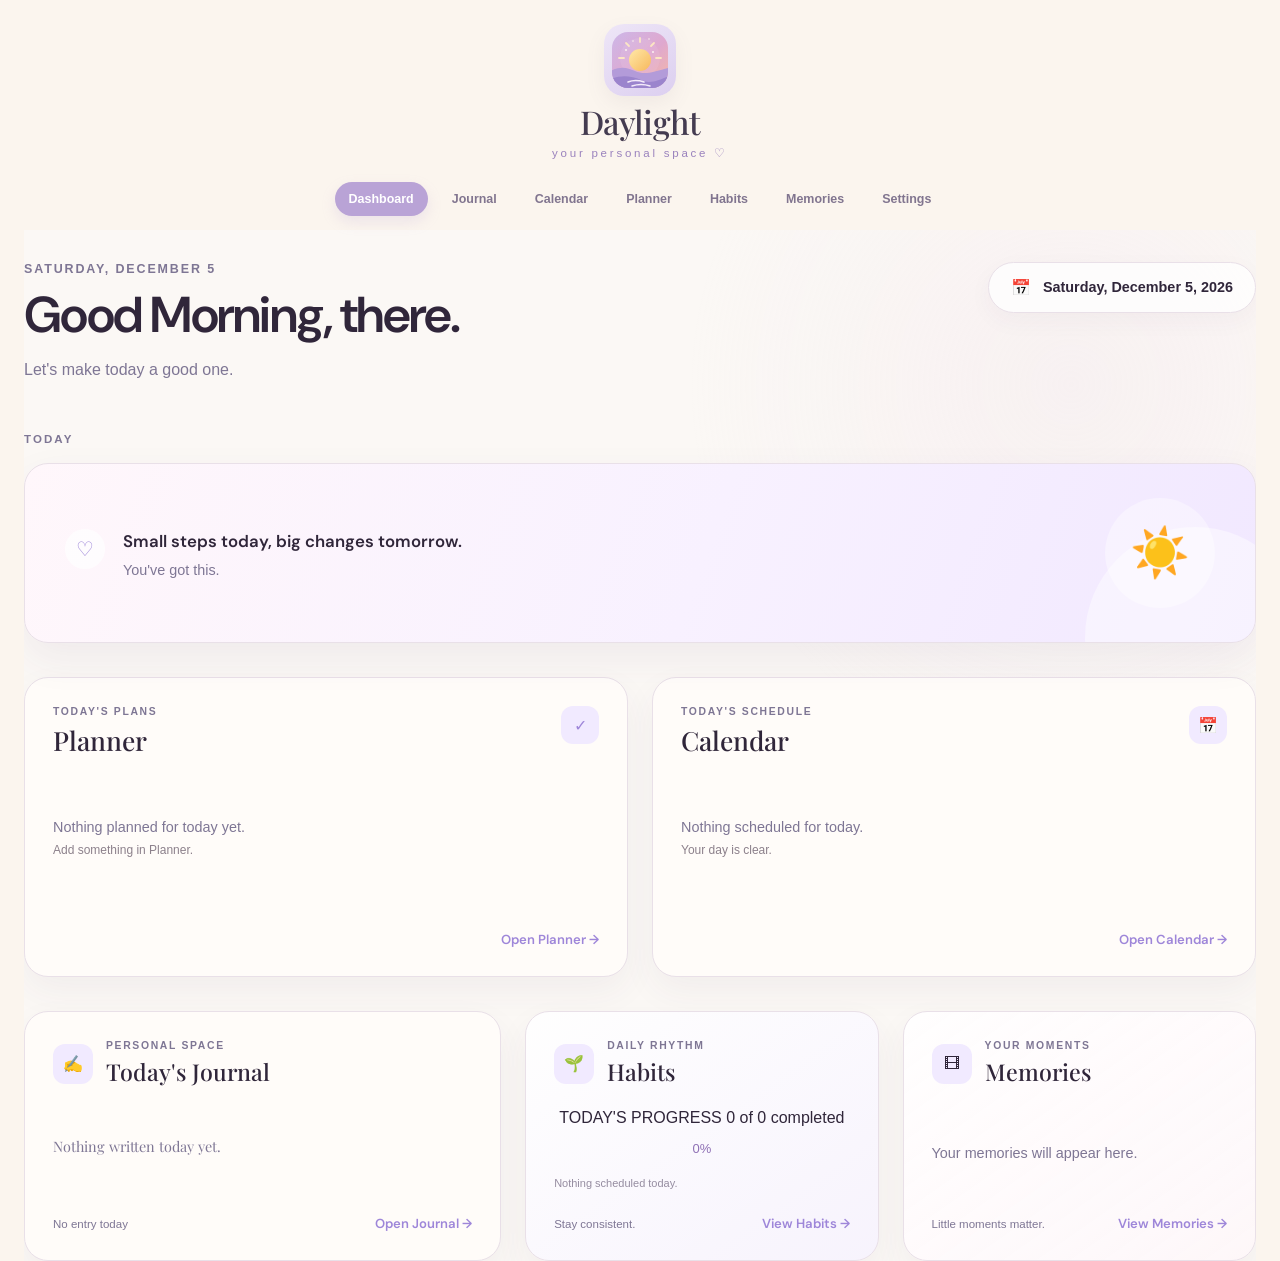
<file: index.html>
<!DOCTYPE html>
<html lang="en">
<head>
    <meta charset="UTF-8">

    <meta
        name="viewport"
        content="width=device-width, initial-scale=1.0"
    >

    <title>Daylight</title>
</head>

<body>

    <script>
        window.location.replace(
            "pages/dashboard/dashboard.html"
        );
    </script>

</body>
</html>
</file>
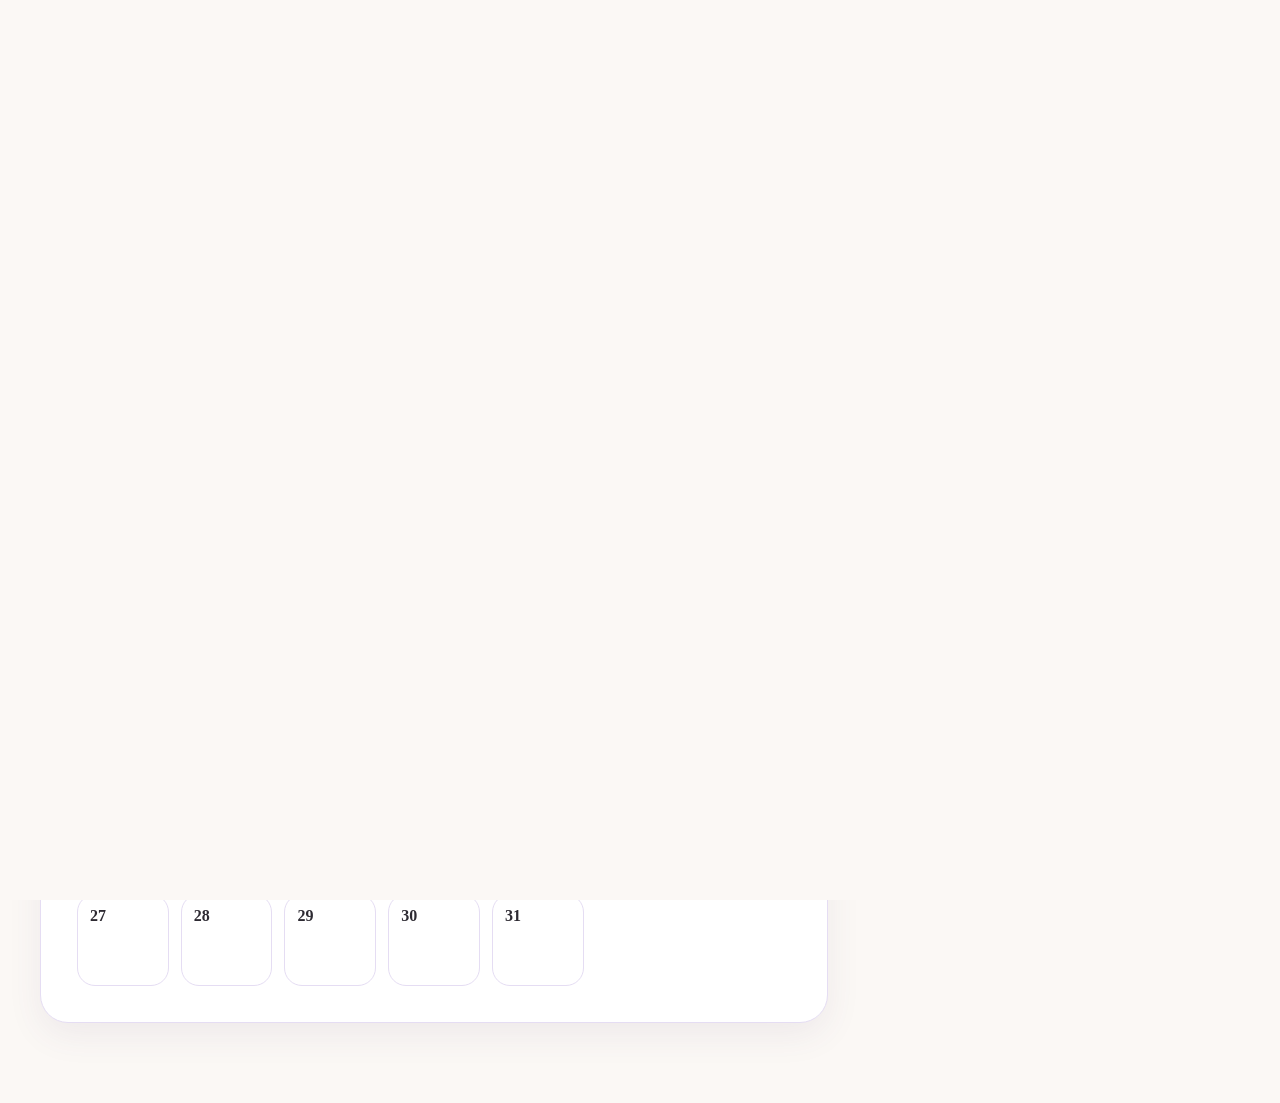
<file: pages/calendar.html>
<!DOCTYPE html>
<html lang="en">

<head>

    <meta charset="UTF-8">
    <meta name="viewport" content="width=device-width, initial-scale=1.0">

    <title>Daylight • Calendar</title>

    <!-- Fonts -->
    <link rel="preconnect" href="https://fonts.googleapis.com">
    <link rel="preconnect" href="https://fonts.gstatic.com" crossorigin>

    <link href="https://fonts.googleapis.com/css2?family=DM+Sans:wght@400;500;600;700&family=Playfair+Display:wght@500;600&display=swap"
        rel="stylesheet">

    <!-- Shared CSS -->
    <link rel="stylesheet" href="../assets/css/variables.css">
    <link rel="stylesheet" href="../assets/css/base.css">
    <link rel="stylesheet" href="../assets/css/layout.css">
    <link rel="stylesheet" href="../assets/css/navigation.css">
    <link rel="stylesheet" href="../assets/css/cards.css">
    <link rel="stylesheet" href="../assets/css/responsive.css">

    <!-- Calendar CSS -->
    <link rel="stylesheet" href="../assets/css/calendar.css">

</head>

<body>

<div class="navigation">

    <div class="logo">

        <div class="logo-icon">☀️</div>

        <h2>Daylight</h2>

        <span>your personal space</span>

    </div>

    <nav>

        <button class="nav-item"
            onclick="location.href='../index.html'">

            Dashboard

        </button>

        <button class="nav-item">

            Journal

        </button>

        <button class="nav-item active">

            Calendar

        </button>

        <button 
            class="nav-item"
            onclick="location.href='../pages/planner.html'">
            Planner

        </button>

        <button class="nav-item">

            Habits

        </button>

        <button class="nav-item">

            Memories

        </button>

        <button class="nav-item">

            Settings

        </button>

    </nav>

</div>

<main class="calendar-page">

    <div class="calendar-layout">

        <!-- LEFT -->
        <section class="calendar-container">

            <div class="calendar-header">

                <button id="prevMonth">←</button>

                <h1 id="monthYear"></h1>

                <button id="nextMonth">→</button>

            </div>

            <div class="weekdays">

                <span>Sun</span>
                <span>Mon</span>
                <span>Tue</span>
                <span>Wed</span>
                <span>Thu</span>
                <span>Fri</span>
                <span>Sat</span>

            </div>

            <div
                id="calendarGrid"
                class="calendar-grid">

            </div>

        </section>

        <!-- RIGHT -->

        <aside class="event-sidebar">

            <div class="sidebar-header">

                <h2 id="selectedDate">

                    Today

                </h2>

                <p id="selectedFullDate">

                    Saturday, August 1, 2026

                </p>

            </div>

            <div class="event-list">

                <p class="empty-events">

                    No events yet.

                </p>

            </div>

    <div class="calendar-actions">

            <button id="addEventBtn">

                + Add Event

            </button>

            <button id="birthdaysBtn" class="birthdays-link">

            🎂 Birthdays

            </button>

    </div>

    </aside>

    </div>

    </main>


<!-- ==========================================
     ADD BIRTHDAY MODAL
========================================== -->

<div id="birthdayFormModal" class="modal hidden">

    <div class="modal-card">

        <h2>Add Birthday</h2>

        <div class="form-group">

            <label>Name</label>

            <input
                type="text"
                id="birthdayName"
                placeholder="e.g. Austin">

        </div>

        <div class="form-group">

            <label>Birthday</label>

            <input
                type="date"
                id="birthdayDate">

        </div>

        <div class="modal-actions">

            <button id="cancelBirthday">

                Cancel

            </button>

            <button id="saveBirthday">

                Save Birthday

            </button>

        </div>

    </div>

</div>

<!-- ==========================================
     BIRTHDAY EVENT MODAL
========================================== -->
<div id="birthdayManagerModal" class="modal hidden">

    <div class="modal-card">

      <h2>🎂 Birthdays</h2>

        <div class="birthday-list">

            <p class="empty-events">

                No birthdays yet.

            </p>

    </div>

    <div class="birthday-footer">

            <button id="openBirthdayForm">

                + Add Birthday

            </button>
        
    </div>

        <div class="modal-actions">

            <button id="closeBirthdayManager">

                Close

            </button>

        </div>

    </div>

</div>
<!-- ==========================================
     ADD EVENT MODAL
========================================== -->

<div id="eventModal" class="modal hidden">

    <div class="modal-card">

        <h2 id="modalTitle">Add Event</h2>

        <div class="form-group">

            <label>Title</label>

            <input
                type="text"
                id="eventTitle"
                placeholder="Dinner with family">

        </div>

        <div class="form-group">

            <label>Time</label>

            <input
                type="time"
                id="eventTime">

        </div>

        <div class="form-group">

            <label>Category</label>

            <select id="eventCategory">

                <option>Personal</option>
                <option>Work</option>
                <option>Birthday</option>
                <option>Reminder</option>

            </select>

        </div>

        <div class="form-group">

            <label>Notes</label>

            <textarea
                id="eventNotes"
                rows="4"
                placeholder="Optional">

            </textarea>

        </div>

        <div class="modal-actions">

            <button id="cancelEvent">

                Cancel

            </button>

            <button id="saveEvent">

                <span id="saveEventText">

                Save Event

                </span>

            </button>

        </div>

    </div>

</div>

<script src="../assets/js/birthdays.js"></script>
<script src="../assets/js/calendar.js"></script>

</body>

</html>
</file>
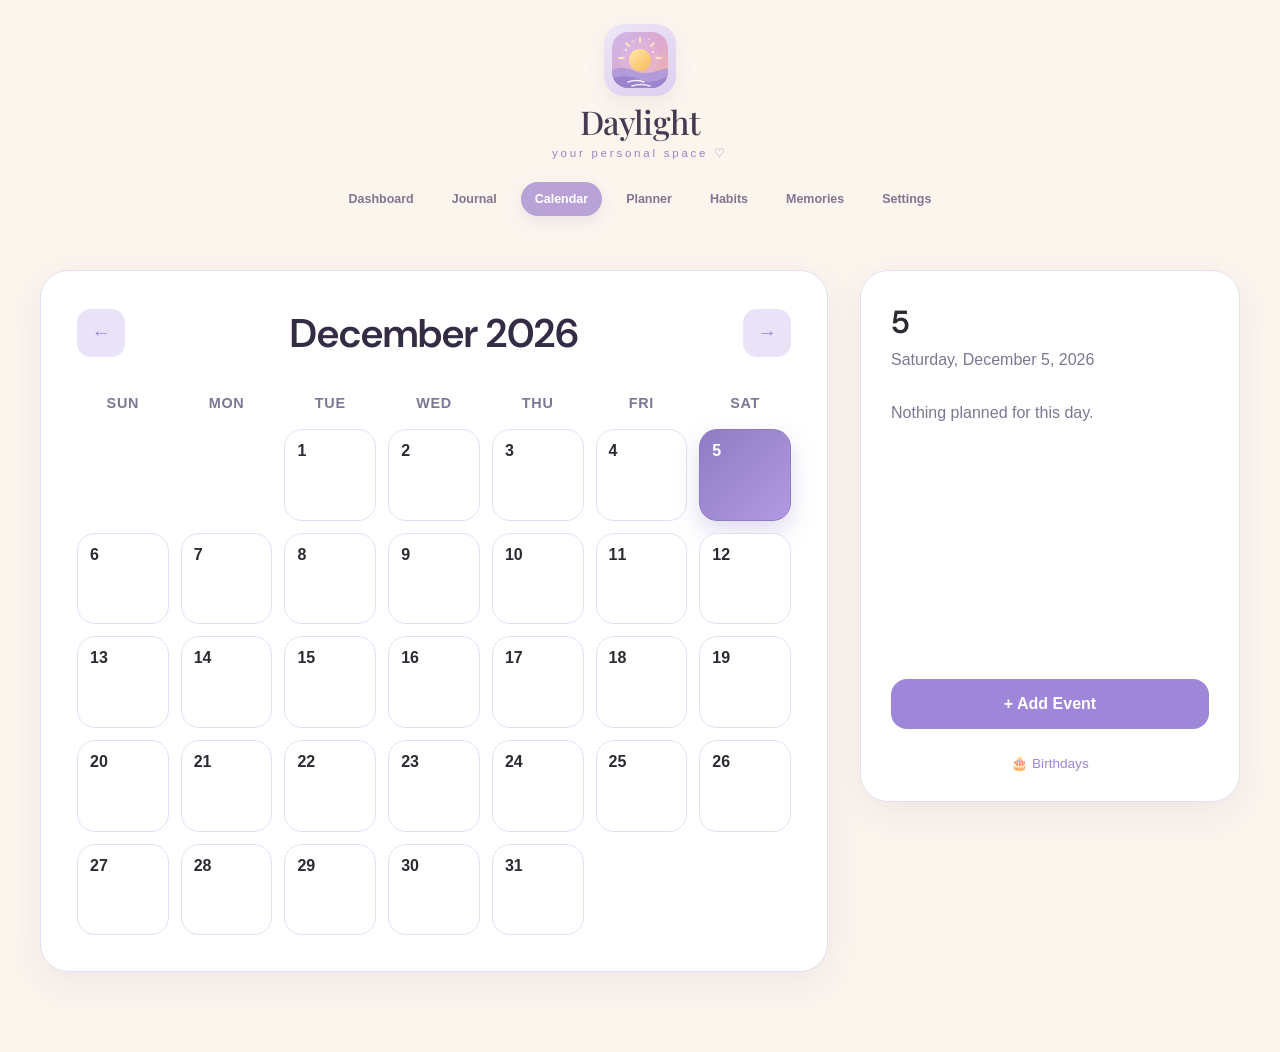
<file: pages/calendar/calendar.html>
<!DOCTYPE html>

<html lang="en">
<head>
<meta charset="utf-8"/>
<meta content="width=device-width, initial-scale=1.0" name="viewport"/>
<title>Daylight • Calendar</title>
<!-- Fonts -->
<link href="https://fonts.googleapis.com" rel="preconnect"/>
<link crossorigin="" href="https://fonts.gstatic.com" rel="preconnect"/>
<link href="https://fonts.googleapis.com/css2?family=DM+Sans:wght@400;500;600;700&amp;family=Playfair+Display:wght@500;600&amp;display=swap" rel="stylesheet"/>
<!-- Shared CSS -->
<link href="../../assets/css/variables.css" rel="stylesheet"/>
<link href="../../assets/css/base.css" rel="stylesheet"/>
<link href="../../assets/css/layout.css" rel="stylesheet"/>
<link href="../../assets/css/navigation.css" rel="stylesheet"/>
<link href="../../assets/css/cards.css" rel="stylesheet"/>
<link href="../../assets/css/responsive.css" rel="stylesheet"/>
<link href="../../assets/css/brand%20identity/brand.css" rel="stylesheet"/>
<!-- Calendar CSS -->
<link href="calendar.css" rel="stylesheet"/>
</head>
<body data-page="calendar">
<div id="daylight-brand"></div>
<main class="calendar-page">
<div class="calendar-layout">
<!-- LEFT -->
<section class="calendar-container">
<div class="calendar-header">
<button id="prevMonth">←</button>
<h1 id="monthYear"></h1>
<button id="nextMonth">→</button>
</div>
<div class="weekdays">
<span>Sun</span>
<span>Mon</span>
<span>Tue</span>
<span>Wed</span>
<span>Thu</span>
<span>Fri</span>
<span>Sat</span>
</div>
<div class="calendar-grid" id="calendarGrid">
</div>
</section>
<!-- RIGHT -->
<aside class="event-sidebar">
<div class="sidebar-header">
<h2 id="selectedDate">

                    Today

                </h2>
<p id="selectedFullDate">

                    Saturday, August 1, 2026

                </p>
</div>
<div class="event-list">
<p class="empty-events">

                    No events yet.

                </p>
</div>
<div class="calendar-actions">
<button id="addEventBtn">

                + Add Event

            </button>
<button class="birthdays-link" id="birthdaysBtn">

            🎂 Birthdays

            </button>
</div>
</aside>
</div>
</main>
<!-- ==========================================
     ADD BIRTHDAY MODAL
========================================== -->
<div class="modal hidden" id="birthdayFormModal">
<div class="modal-card">
<h2>Add Birthday</h2>
<div class="form-group">
<label>Name</label>
<input id="birthdayName" placeholder="e.g. Austin" type="text"/>
</div>
<div class="form-group">
<label>Birthday</label>
<input id="birthdayDate" type="date"/>
</div>
<div class="modal-actions">
<button id="cancelBirthday">

                Cancel

            </button>
<button id="saveBirthday">

                Save Birthday

            </button>
</div>
</div>
</div>
<!-- ==========================================
     BIRTHDAY EVENT MODAL
========================================== -->
<div class="modal hidden" id="birthdayManagerModal">
<div class="modal-card">
<h2>🎂 Birthdays</h2>
<div class="birthday-list">
<p class="empty-events">

                No birthdays yet.

            </p>
</div>
<div class="birthday-footer">
<button id="openBirthdayForm">

                + Add Birthday

            </button>
</div>
<div class="modal-actions">
<button id="closeBirthdayManager">

                Close

            </button>
</div>
</div>
</div>
<!-- ==========================================
     ADD EVENT MODAL
========================================== -->
<div class="modal hidden" id="eventModal">
<div class="modal-card">
<h2 id="modalTitle">Add Event</h2>
<div class="form-group">
<label>Title</label>
<input id="eventTitle" placeholder="Dinner with family" type="text"/>
</div>
<div class="form-group">
<label>Time</label>
<input id="eventTime" type="time"/>
</div>
<div class="form-group">
<label>Category</label>
<select id="eventCategory">
<option>Personal</option>
<option>Work</option>
<option>Birthday</option>
<option>Reminder</option>
</select>
</div>
<div class="form-group">
<label>Notes</label>
<textarea id="eventNotes" placeholder="Optional" rows="4">

            </textarea>
</div>
<div class="modal-actions">
<button id="cancelEvent">

                Cancel

            </button>
<button id="saveEvent">
<span id="saveEventText">

                Save Event

                </span>
</button>
</div>
</div>
</div>
<script src="../../assets/js/birthdays.js"></script>
<script src="../../assets/js/storage.js"></script>
<script src="calendar.js"></script>
<script src="../../assets/css/brand%20identity/brand.js"></script>
</body>
</html>
</file>
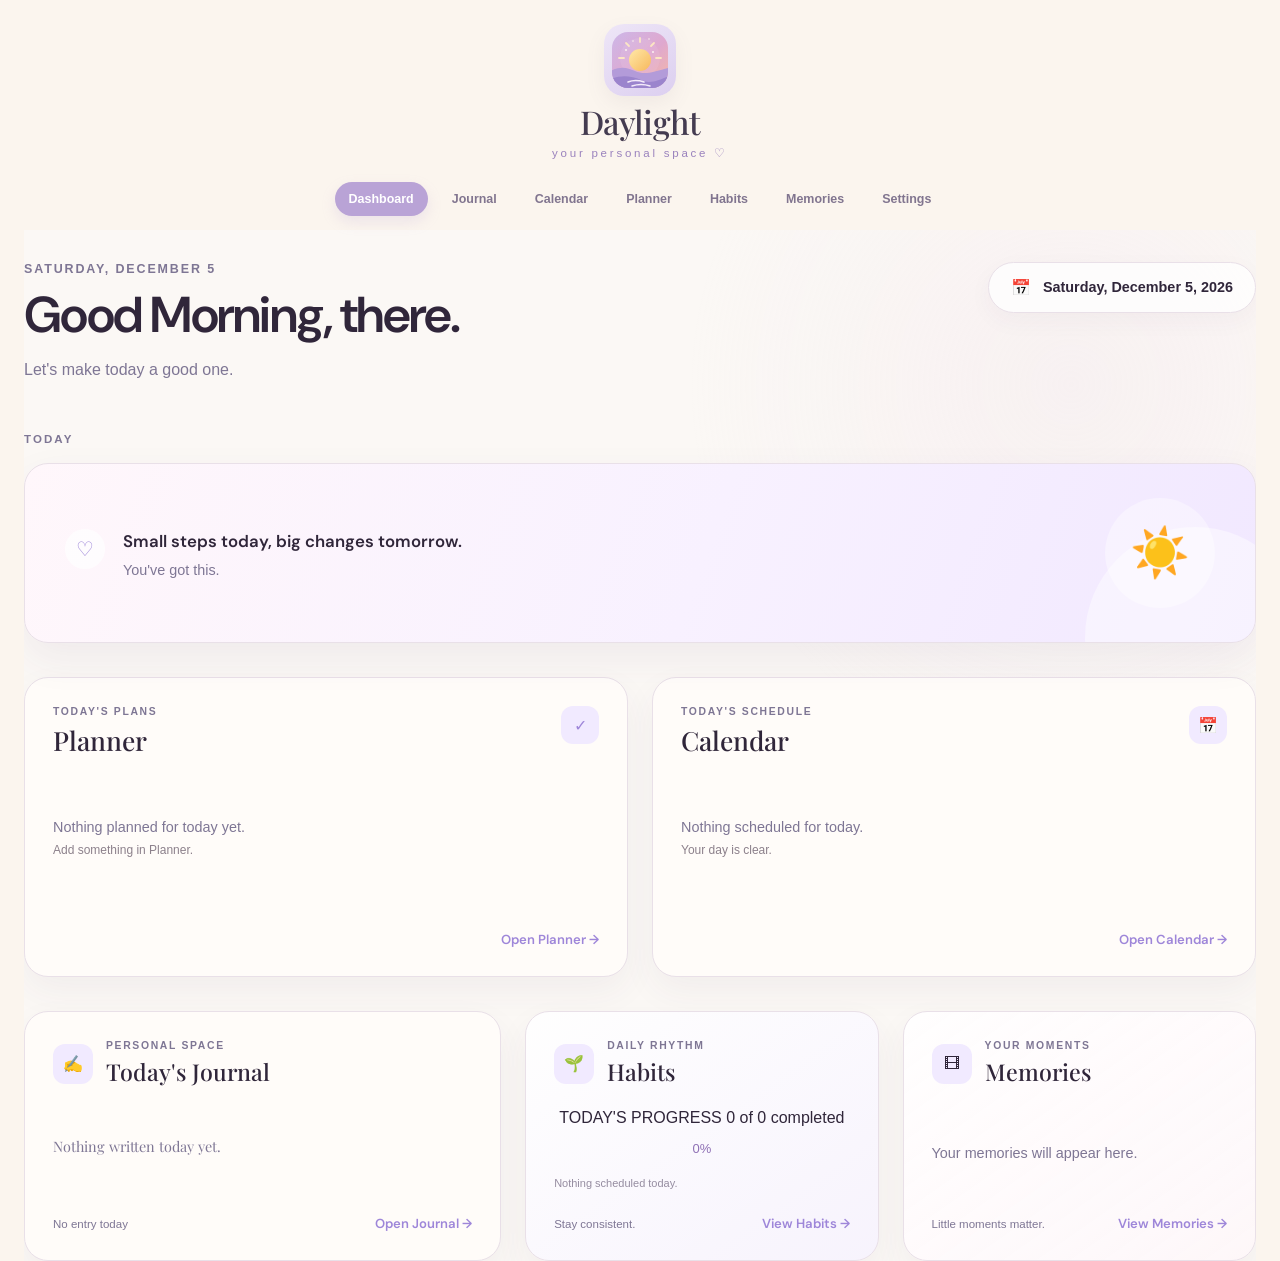
<file: pages/dashboard/dashboard.html>
<!DOCTYPE html>

<html lang="en">
<head>
<meta charset="utf-8"/>
<meta content="width=device-width, initial-scale=1.0" name="viewport"/>
<title>Dashboard • Daylight</title>
<!-- ==========================================
         GOOGLE FONTS
    =========================================== -->
<link href="https://fonts.googleapis.com" rel="preconnect"/>
<link crossorigin="" href="https://fonts.gstatic.com" rel="preconnect"/>
<link href="https://fonts.googleapis.com/css2?family=DM+Sans:wght@400;500;600;700&amp;family=Playfair+Display:wght@500;600&amp;display=swap" rel="stylesheet"/>
<!-- ==========================================
         SHARED CSS
    =========================================== -->
<link href="../../assets/css/variables.css" rel="stylesheet"/>
<link href="../../assets/css/base.css" rel="stylesheet"/>
<link href="../../assets/css/layout.css" rel="stylesheet"/>
<link href="../../assets/css/navigation.css" rel="stylesheet"/>
<link href="../../assets/css/cards.css" rel="stylesheet"/>
<link href="../../assets/css/widgets.css" rel="stylesheet"/>
<link href="../../assets/css/responsive.css" rel="stylesheet"/>
<link href="../../assets/css/brand%20identity/brand.css" rel="stylesheet"/>
<!-- ==========================================
         DASHBOARD CSS
    =========================================== -->
<link href="dashboard.css" rel="stylesheet"/>
</head>
<body data-page="dashboard">
<!-- ==========================================
         NAVIGATION
    =========================================== -->
<div id="daylight-brand"></div>
<!-- ==========================================
         DASHBOARD
    =========================================== -->
<main class="dashboard-page">
<!-- ======================================
             01. DASHBOARD HEADER
        ======================================= -->
<section class="dashboard-header">
<div class="dashboard-header-content">
<p class="dashboard-date" id="today"></p>
<h1 class="dashboard-greeting" id="greeting"></h1>
<p class="dashboard-tagline">
                    Let's make today a good one.
                </p>
</div>
<div class="dashboard-date-card">
<span class="date-icon">
                    📅
                </span>
<span id="dashboard-full-date">
                    Today
                </span>
</div>
</section>
<!-- ======================================
             02. TODAY HERO
        ======================================= -->
<section class="dashboard-today">
<div class="section-heading">
<span>
                    TODAY
                </span>
</div>
<div class="today-hero-card">
<div class="today-hero-content">
<div class="today-hero-icon">
                        ♡
                    </div>
<div>
<h2>
                            Small steps today,
                            big changes tomorrow.
                        </h2>
<p>
                            You've got this.
                        </p>
</div>
</div>
<div class="today-hero-art">

                    ☀️

                </div>
</div>
</section>
<!-- ======================================
             03. TODAY'S ACTIVITY
        ======================================= -->
<section class="dashboard-activity">
<!-- ==================================
                 PLANNER
            =================================== -->
<div class="dashboard-panel planner-panel">
<div class="panel-header">
<div>
<p class="panel-eyebrow">
                            TODAY'S PLANS
                        </p>
<h2>
                            Planner
                        </h2>
</div>
<span class="panel-icon">
                        ✓
                    </span>
</div>
<div class="panel-content" id="dashboard-planner-content">
<p class="dashboard-empty-state">
                        Your daily plans will appear here.
                    </p>
</div>
<div class="panel-footer">
<button class="panel-link" id="open-planner" onclick="location.href='../planner/planner.html'" type="button">
                        Open Planner →
                    </button>
</div>
</div>
<!-- ==================================
                 CALENDAR
            =================================== -->
<div class="dashboard-panel calendar-panel">
<div class="panel-header">
<div>
<p class="panel-eyebrow">
                            TODAY'S SCHEDULE
                        </p>
<h2>
                            Calendar
                        </h2>
</div>
<span class="panel-icon">
                        📅
                    </span>
</div>
<div class="panel-content" id="dashboard-calendar-content">
<p class="dashboard-empty-state">
                        Your calendar will appear here.
                    </p>
</div>
<div class="panel-footer">
<button class="panel-link" id="open-calendar" onclick="location.href='../calendar/calendar.html'" type="button">
                        Open Calendar →
                    </button>
</div>
</div>
</section>
<!-- ======================================
             04. PERSONAL SPACE
        ======================================= -->
<section class="dashboard-personal">
<!-- ==================================
                 JOURNAL
            =================================== -->
<div class="dashboard-personal-card journal-dashboard-card">
<div class="personal-card-header">
<div class="personal-card-title">
<div class="personal-icon">
                            ✍️
                        </div>
<div>
<p class="panel-eyebrow">
                                PERSONAL SPACE
                            </p>
<h2>
                                Today's Journal
                            </h2>
</div>
</div>
</div>
<div class="dashboard-journal-preview" id="dashboard-journal-preview">
<p class="dashboard-empty-state">
                        Nothing written today yet.
                    </p>
</div>
<div class="personal-card-footer">
<span id="dashboard-journal-status">
                        No entry today
                    </span>
<button class="panel-link" id="open-journal" type="button">
                        Open Journal →
                    </button>
</div>
</div>
<!-- ==================================
                 HABITS
            =================================== -->
<div class="dashboard-personal-card habits-dashboard-card">
<div class="personal-card-header">
<div class="personal-card-title">
<div class="personal-icon">
                            🌱
                        </div>
<div>
<p class="panel-eyebrow">
                                DAILY RHYTHM
                            </p>
<h2>
                                Habits
                            </h2>
</div>
</div>
</div>
<div class="dashboard-personal-content" id="dashboard-habits-content">
<div class="dashboard-habits-progress-info">
<span class="dashboard-habits-label">
                            TODAY'S PROGRESS
                        </span>
<span class="dashboard-habits-count" id="dashboard-habits-progress-text">
                            0 of 0 completed
                        </span>
</div>
<span class="dashboard-habits-percentage" id="dashboard-habits-percentage">
                        0%
                    </span>
</div>
<div class="dashboard-habits-progress-bar">
<div class="dashboard-habits-progress-fill" id="dashboard-habits-progress-fill"></div>
</div>
<div class="dashboard-habits-list" id="dashboard-habits-list"></div>
<div class="personal-card-footer">
<span>
                        Stay consistent.
                    </span>
<button class="panel-link" id="open-habits" type="button">
                        View Habits →
                    </button>
</div>
</div>
<!-- ==================================
                 MEMORIES
            =================================== -->
<div class="dashboard-personal-card memories-dashboard-card">
<div class="personal-card-header">
<div class="personal-card-title">
<div class="personal-icon">
                            🎞
                        </div>
<div>
<p class="panel-eyebrow">
                                YOUR MOMENTS
                            </p>
<h2>
                                Memories
                            </h2>
</div>
</div>
</div>
<div class="dashboard-personal-content" id="dashboard-memories-content">
<p class="dashboard-empty-state">
                        Your memories will appear here.
                    </p>
</div>
<div class="personal-card-footer">
<span>
                        Little moments matter.
                    </span>
<button class="panel-link" onclick="location.href='../memories/memories.html'" type="button">
                        View Memories →
                    </button>
</div>
</div>
</section>
</main>
<!-- ==========================================
         CORE SCRIPTS
    =========================================== -->
<script src="../../assets/js/storage.js"></script>
<script src="../../assets/js/greeting.js"></script>
<script src="../../assets/css/brand%20identity/brand.js"></script>
<script src="dashboard.js"></script>
</body>
</html>
</file>
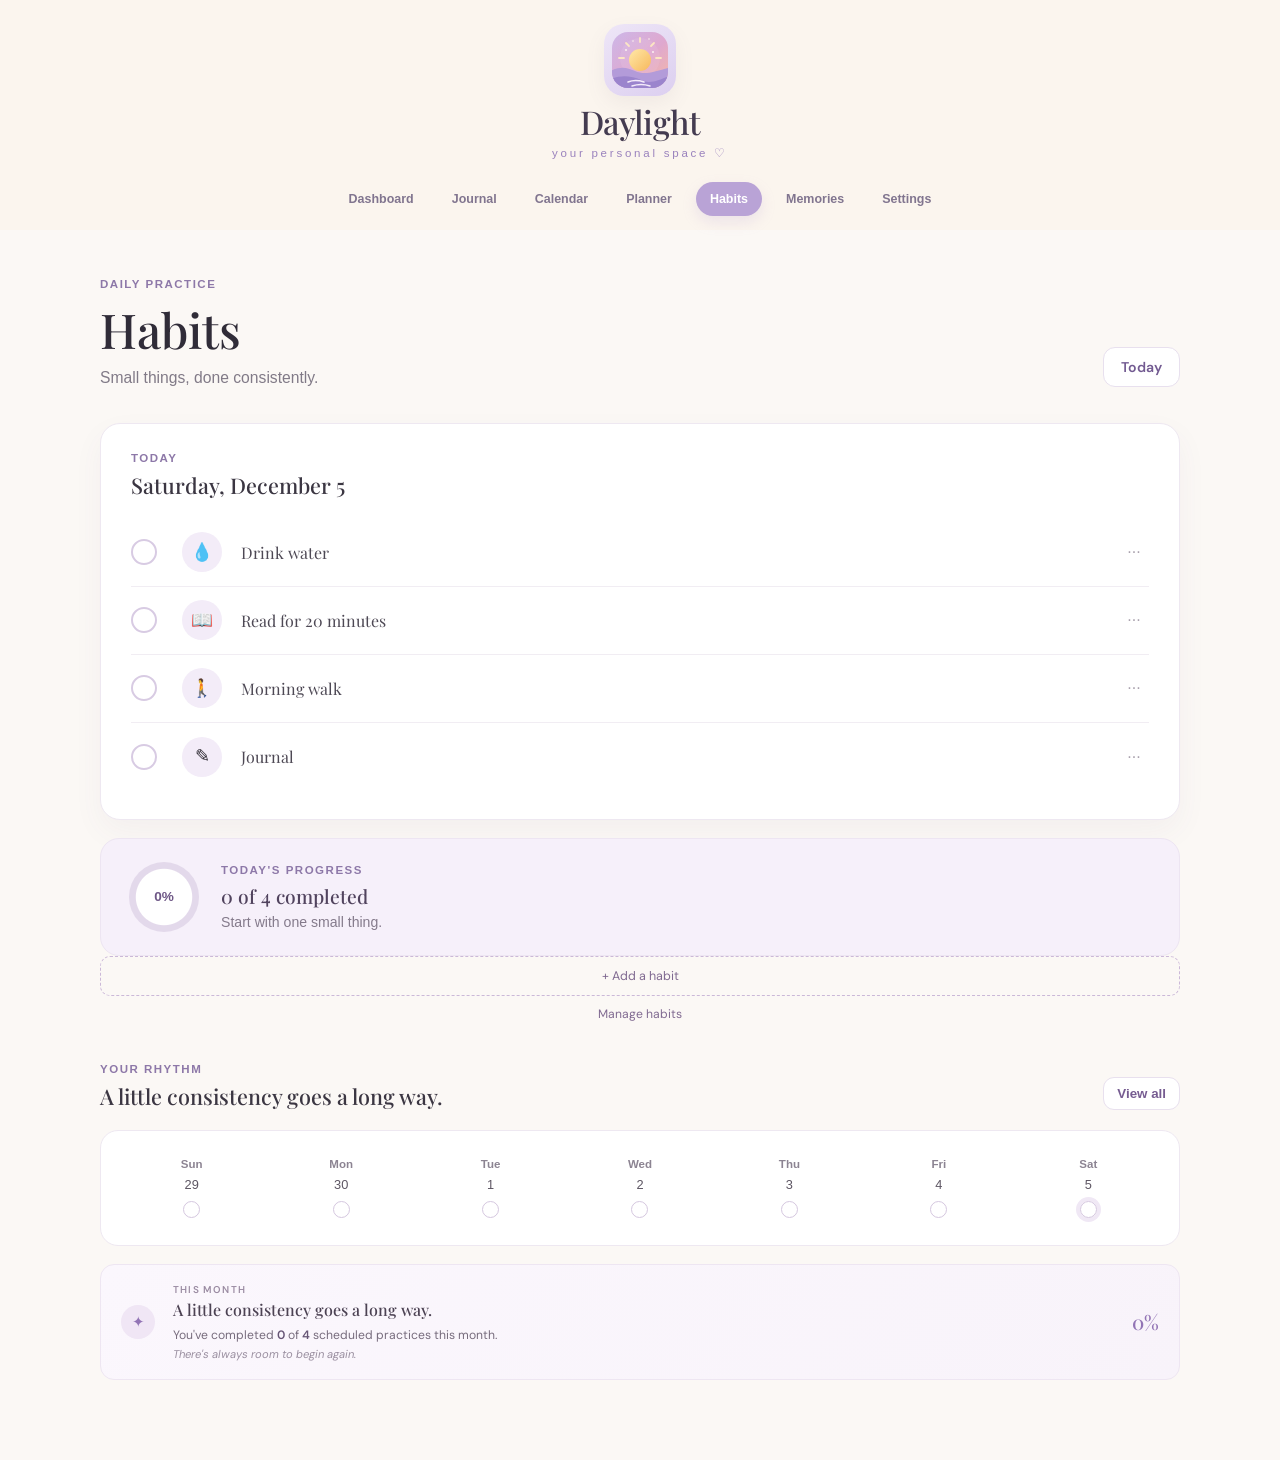
<file: pages/habits/habits.html>
<!DOCTYPE html>

<html lang="en">
<head>
<meta charset="utf-8"/>
<meta content="width=device-width, initial-scale=1.0" name="viewport"/>
<title>Daylight • Habits</title>
<!-- Google Fonts -->
<link href="https://fonts.googleapis.com" rel="preconnect"/>
<link crossorigin="" href="https://fonts.gstatic.com" rel="preconnect"/>
<link href="https://fonts.googleapis.com/css2?family=DM+Sans:wght@400;500;600;700&amp;family=Playfair+Display:wght@500;600&amp;display=swap" rel="stylesheet"/>
<!-- Shared Daylight CSS -->
<link href="../../assets/css/variables.css" rel="stylesheet"/>
<link href="../../assets/css/base.css" rel="stylesheet"/>
<link href="../../assets/css/layout.css" rel="stylesheet"/>
<link href="../../assets/css/navigation.css" rel="stylesheet"/>
<link href="../../assets/css/cards.css" rel="stylesheet"/>
<link href="../../assets/css/responsive.css" rel="stylesheet"/>
<!-- Habits CSS -->
<link href="habits.css" rel="stylesheet"/>
<link href="../../assets/css/brand%20identity/brand.css" rel="stylesheet"/>
</head>
<body data-page="habits">
<!-- ==========================================
         NAVIGATION
    ========================================== -->
<div id="daylight-brand"></div>
<!-- ==========================================
         HABITS
    ========================================== -->
<main class="habits-page">
<div class="habits-container">
<!-- HEADER -->
<header class="habits-header">
<div>
<p class="habits-eyebrow">
                        DAILY PRACTICE
                    </p>
<h1>
                        Habits
                    </h1>
<p class="habits-subtitle">
                        Small things, done consistently.
                    </p>
</div>
<button class="today-button" id="todayButton">
                    Today
                </button>
</header>
<!-- TODAY -->
<section class="habits-section">
<div class="section-header">
<div>
<p class="section-label">
                            TODAY
                        </p>
<h2 id="todayDate">
                            Today
                        </h2>
</div>
</div>
<!-- HABIT LIST -->
<div class="habit-list" id="habitList">
<!-- JavaScript will render habits here -->
</div>
</section>
<!-- PROGRESS -->
<section class="progress-card">
<div class="progress-circle">
<span id="progressNumber">
                        0%
                    </span>
</div>
<div class="progress-content">
<p class="section-label">
                        TODAY'S PROGRESS
                    </p>
<h3 id="progressText">
                        0 of 0 completed
                    </h3>
<p id="progressMessage">
                        Start with one small thing.
                    </p>
</div>
</section>
<!-- ADD HABIT -->
<div class="habit-actions">
<button id="addHabitButton" type="button">
                    + Add a habit
                </button>
<button class="manage-habits-button" id="manageHabitsButton" type="button">
                    Manage habits
                </button>
</div>
<!-- RHYTHM -->
<section class="rhythm-section">
<div class="section-header">
<div>
<p class="section-label">
                            YOUR RHYTHM
                        </p>
<h2>
                            A little consistency goes a long way.
                        </h2>
</div>
<button class="view-all-button" id="viewAllButton">
                        View all
                    </button>
</div>
<div class="rhythm-card" id="rhythmCard">
<!-- JavaScript will render rhythm -->
</div>
</section>
</div>
</main>
<!-- ==========================================
         ADD HABIT MODAL
    ========================================== -->
<div class="habit-modal hidden" id="habitModal">
<div class="modal-overlay" id="modalOverlay">
</div>
<div class="habit-modal-content">
<button class="modal-close" id="closeHabitModal">
                ×
            </button>
<p class="section-label" id="habitModalLabel">
                NEW HABIT
            </p>
<h2 id="habitModalTitle">
                 Add something worth practicing.
            </h2>
<p class="modal-description">
                Keep it simple. Choose something you
                want to return to.
            </p>
<label for="habitName">
                Habit name
            </label>
<input id="habitName" placeholder="e.g. Drink water" type="text"/>
<label for="habitIcon">
                Icon
            </label>
<select id="habitIcon">
<option value="💧">
                    💧 Water
                </option>
<option value="📖">
                    📖 Reading
                </option>
<option value="🚶">
                    🚶 Movement
                </option>
<option value="✎">
                    ✎ Journal
                </option>
<option value="🌿">
                    🌿 Wellness
                </option>
<option value="☀️">
                    ☀️ Morning
                </option>
<option value="♡">
                    ♡ Personal
                </option>
</select>
<label for="habitFrequency">
                 Frequency
            </label>
<select id="habitFrequency">
<option value="daily">
                    Every day
                </option>
<option value="weekdays">
                    Weekdays
                </option>
<option value="weekends">
                    Weekends
                </option>
</select>
<div class="modal-actions">
<button class="cancel-button" id="cancelHabit">
                    Cancel
                </button>
<button class="save-button" id="saveHabit">
                    Add habit
                </button>
</div>
</div>
</div>
<!-- Habits JavaScript -->
<script src="habits.js"></script>
<script src="../../assets/css/brand%20identity/brand.js"></script>
</body>
</html>
</file>
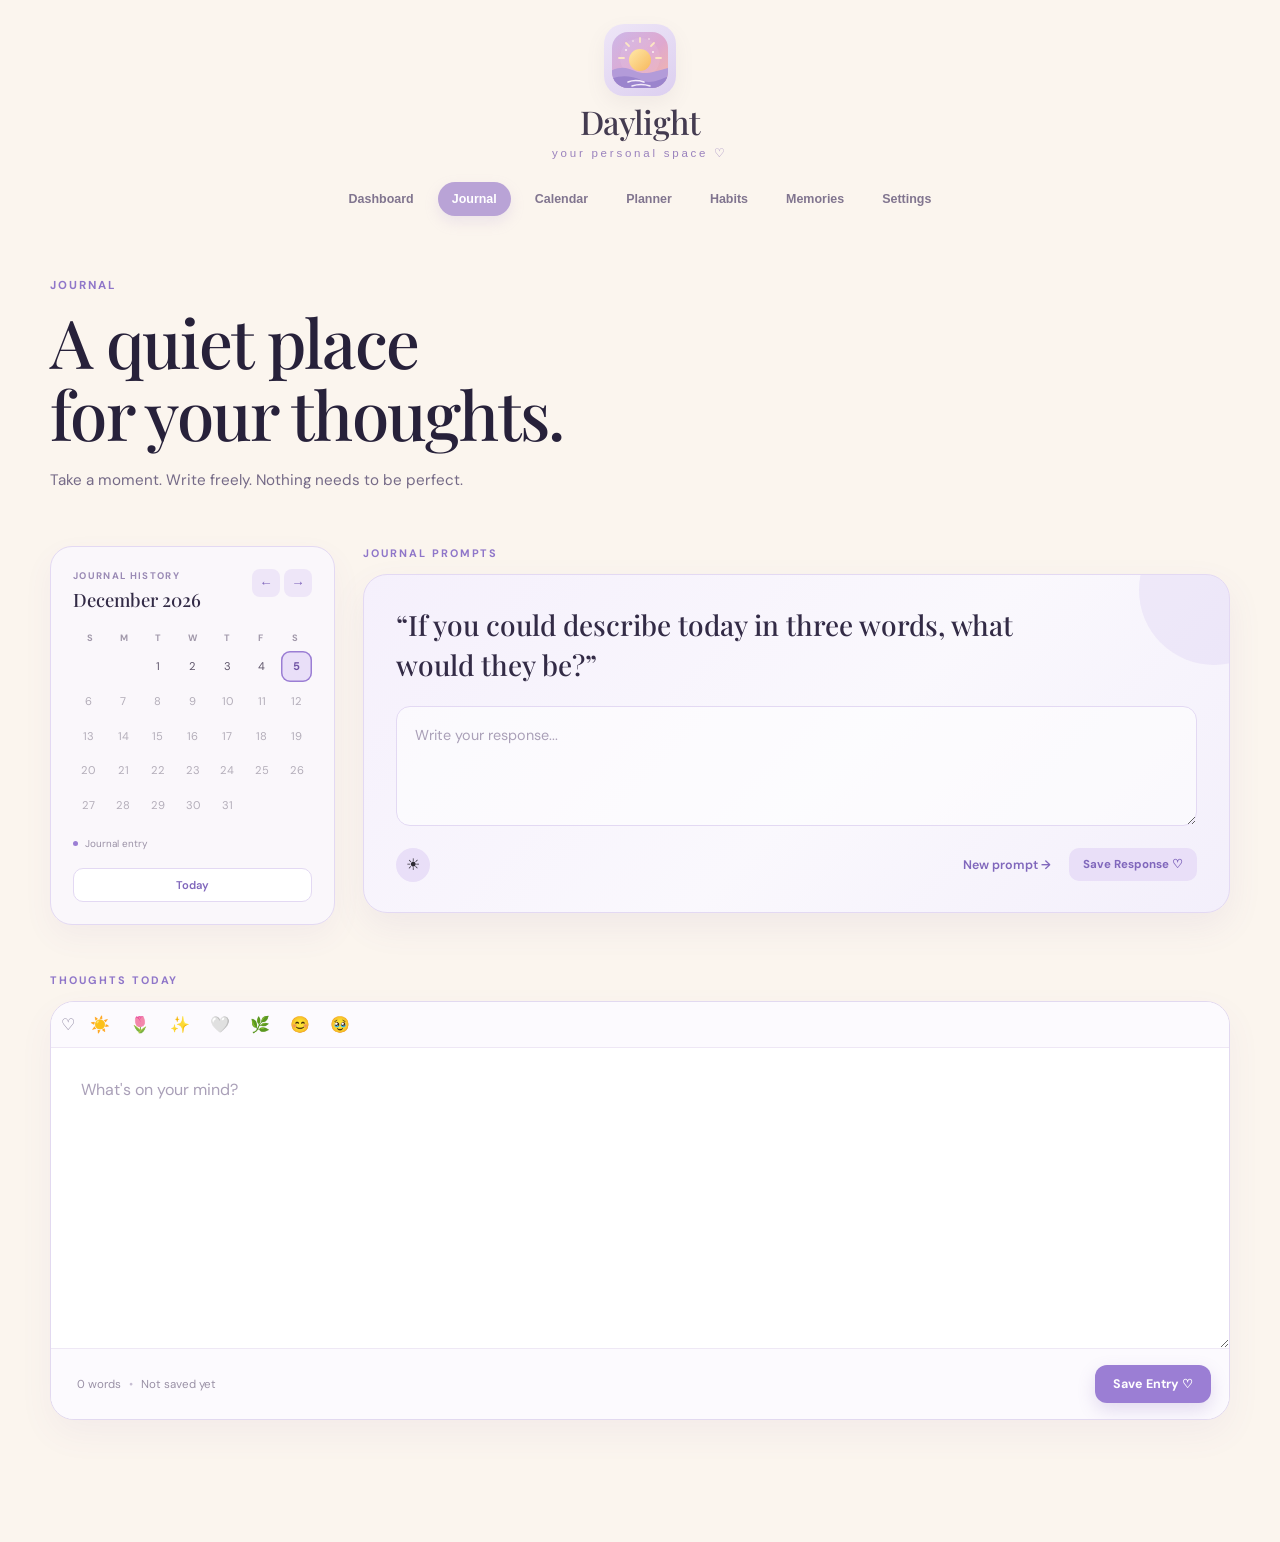
<file: pages/journal/journal.html>
<!DOCTYPE html>

<html lang="en">
<head>
<meta charset="utf-8"/>
<meta content="width=device-width, initial-scale=1.0" name="viewport"/>
<title>Daylight • Journal</title>
<!-- ==========================================
         GOOGLE FONTS
    ========================================== -->
<link href="https://fonts.googleapis.com" rel="preconnect"/>
<link crossorigin="" href="https://fonts.gstatic.com" rel="preconnect"/>
<link href="https://fonts.googleapis.com/css2?family=DM+Sans:wght@400;500;600;700&amp;family=Playfair+Display:wght@500;600&amp;display=swap" rel="stylesheet"/>
<!-- ==========================================
         SHARED CSS
    ========================================== -->
<link href="../../assets/css/variables.css" rel="stylesheet"/>
<link href="../../assets/css/base.css" rel="stylesheet"/>
<link href="../../assets/css/layout.css" rel="stylesheet"/>
<link href="../../assets/css/navigation.css" rel="stylesheet"/>
<link href="../../assets/css/cards.css" rel="stylesheet"/>
<link href="../../assets/css/responsive.css" rel="stylesheet"/>
<link href="../../assets/css/brand%20identity/brand.css" rel="stylesheet"/>
<!-- ==========================================
         JOURNAL CSS
    ========================================== -->
<link href="journal.css" rel="stylesheet"/>
</head>
<body data-page="journal">
<!-- ==========================================
         NAVIGATION
    ========================================== -->
<div id="daylight-brand"></div>
<!-- ==========================================
         JOURNAL PAGE
    ========================================== -->
<main class="journal-page">
<div class="journal-layout">
<!-- ======================================
                 MAIN JOURNAL
            ======================================= -->
<div class="journal-main">
<!-- HEADER -->
<header class="journal-header">
<p class="journal-eyebrow">
                        JOURNAL
                    </p>
<h1>
                        A quiet place<br/>
                        for your thoughts.
                    </h1>
<p class="journal-intro">
                        Take a moment. Write freely.
                        Nothing needs to be perfect.
                    </p>
</header>
<!-- ======================================
                        JOURNAL TOP SECTION
                    ====================================== -->
<div class="journal-top-section">
<aside class="journal-history">
<div class="history-card">
<!-- HISTORY HEADER -->
<div class="history-header">
<div>
<p class="history-eyebrow">
                                        JOURNAL HISTORY
                                    </p>
<h2 id="history-month">
                                            August 2026
                                    </h2>
</div>
<div class="history-navigation">
<button aria-label="Previous month" id="prev-journal-month">
                                        ←
                                    </button>
<button aria-label="Next month" id="next-journal-month">
                                        →
                                    </button>
</div>
</div>
<!-- MINI CALENDAR -->
<div class="mini-calendar">
<div class="mini-weekdays">
<span>S</span>
<span>M</span>
<span>T</span>
<span>W</span>
<span>T</span>
<span>F</span>
<span>S</span>
</div>
<div class="journal-calendar-grid" id="journal-calendar-grid">
</div>
</div>
<!-- LEGEND -->
<div class="history-legend">
<span class="legend-dot"></span>
<span>
                                        Journal entry
                                    </span>
</div>
<!-- TODAY BUTTON -->
<button class="journal-today-btn" id="journal-today-btn">
                                    Today
                                </button>
</div>
</aside>
<div class="journal-section prompt-section">
<div class="section-heading">
                            JOURNAL PROMPTS
                        </div>
<div class="prompt-card">
<div class="prompt-text-wrap">
<p class="journal-prompt" id="journal-prompt">
                                    “What made today feel a little lighter?”

                                </p>
</div>
<div class="prompt-response">
<textarea id="prompt-response" placeholder="Write your response..." spellcheck="true"></textarea>
</div>
<div class="prompt-footer">
<span class="prompt-sun">
                                        ☀
                                </span>
<div class="prompt-actions">
<button class="new-prompt-btn" id="new-prompt" type="button">
                                        New prompt →
                                    </button>
<button class="save-prompt-btn" id="save-prompt" type="button">
                                        Save Response ♡
                                        </button>
</div>
</div>
</div>
</div>

</div>
<div class="saved-journal-entry hidden" id="saved-prompt-entry">
<div class="saved-entry-header">
<div>
<p class="saved-entry-eyebrow">
                                        SAVED REFLECTION
                                    </p>
<h3 id="saved-prompt-date">
                                        August 14, 2026
                                    </h3>
</div>
<button class="edit-entry-btn" id="edit-prompt-entry" type="button">
                                    Edit ✎
                                </button>
</div>
<div class="saved-prompt-question" id="saved-prompt-question">

                                “What made today feel a little lighter?”

                            </div>
<div class="saved-entry-text" id="saved-prompt-text"></div>
</div>
<!-- ==================================
                     THOUGHTS TODAY / SELECTED DATE
                =================================== -->
<section class="journal-section thoughts-section">
<div class="section-heading-row">
<div class="section-heading">
<span id="thoughts-label">
                                THOUGHTS TODAY
                            </span>
</div>
<button class="back-today-btn hidden" id="back-to-today">
                            ← Back to Today
                        </button>
</div>
<div class="journal-editor">
<div class="emoji-toolbar" aria-label="Journal emojis">
<span>♡</span>
<button type="button" data-emoji="☀️">☀️</button>
<button type="button" data-emoji="🌷">🌷</button>
<button type="button" data-emoji="✨">✨</button>
<button type="button" data-emoji="🤍">🤍</button>
<button type="button" data-emoji="🌿">🌿</button>
<button type="button" data-emoji="😊">😊</button>
<button type="button" data-emoji="🥹">🥹</button>
</div>
<textarea id="journal-entry" placeholder="What's on your mind?" spellcheck="true"></textarea>
<div class="editor-footer">
<div class="journal-meta">
<span id="word-count">
                                    0 words
                                </span>
<span class="meta-divider">
                                    •
                                </span>
<span id="last-edited">
                                    Not saved yet
                                </span>
</div>
<button class="save-entry-btn" id="save-journal" type="button">
                                Save Entry <span>♡</span>
</button>
</div>
</div>
</section>
<div class="saved-journal-entry hidden" id="saved-journal-entry">
<div class="saved-entry-header">
<div>
<p class="saved-entry-eyebrow">
                            SAVED ENTRY
                        </p>
<h3 id="saved-entry-date">
                            August 14, 2026
                        </h3>
</div>
<button class="edit-entry-btn" id="edit-journal-entry" type="button">
                            Edit ✎

                    </button>
</div>
<div class="saved-entry-text" id="saved-entry-text"></div>
</div>
</div>
</div>
</main>
<!-- ==========================================
         JOURNAL JS
    ========================================== -->
<script src="../../assets/js/storage.js"></script>
<script src="journal.js"></script>
<script src="../../assets/css/brand%20identity/brand.js"></script>
</body>
</html>
</file>
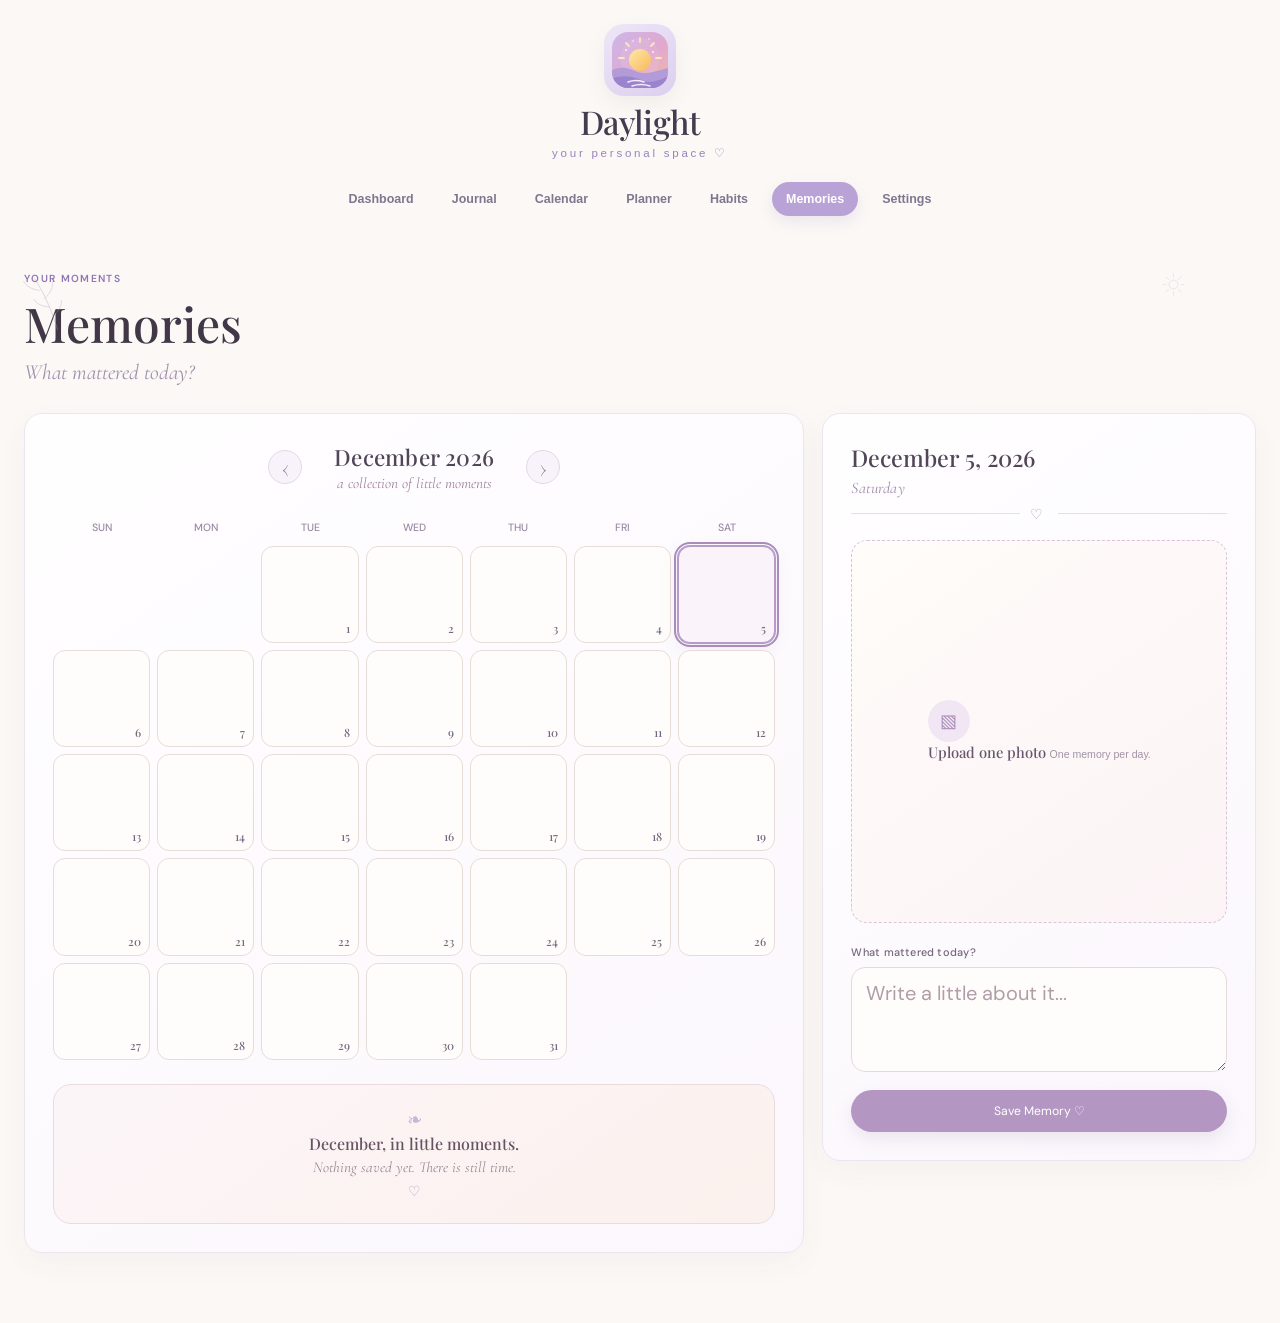
<file: pages/memories/memories.html>
<!DOCTYPE html>

<html lang="en">
<head>
<meta charset="utf-8"/>
<meta content="width=device-width, initial-scale=1.0" name="viewport"/>
<title>Memories • Daylight</title>
<!-- Google Fonts -->
<link href="https://fonts.googleapis.com" rel="preconnect"/>
<link crossorigin="" href="https://fonts.gstatic.com" rel="preconnect"/>
<link href="https://fonts.googleapis.com/css2?family=Cormorant+Garamond:ital,wght@0,400;0,500;1,400;1,500&amp;family=DM+Sans:wght@400;500;600&amp;family=Playfair+Display:wght@500;600&amp;display=swap" rel="stylesheet"/>
<!-- Shared Daylight CSS -->
<link href="../../assets/css/variables.css" rel="stylesheet"/>
<link href="../../assets/css/base.css" rel="stylesheet"/>
<link href="../../assets/css/layout.css" rel="stylesheet"/>
<link href="../../assets/css/navigation.css" rel="stylesheet"/>
<link href="../../assets/css/brand%20identity/brand.css" rel="stylesheet"/>
<!-- Memories -->
<link href="memories.css" rel="stylesheet"/>
</head>
<body data-page="memories">
<!-- ==========================================
         NAVIGATION
    =========================================== -->
<div id="daylight-brand"></div>
<!-- ==========================================
         MEMORIES
    =========================================== -->
<main class="memories-page">
<!-- HEADER -->
<header class="memories-header">
<div aria-hidden="true" class="memory-botanical memory-botanical-left">
<svg viewbox="0 0 80 120" xmlns="http://www.w3.org/2000/svg">
<path d="M40 112 C40 82 39 54 30 20" fill="none" stroke="currentColor" stroke-linecap="round" stroke-width="1.2"></path>
<path d="M31 40 C19 35 13 27 11 18" fill="none" stroke="currentColor" stroke-linecap="round" stroke-width="1.1"></path>
<path d="M35 56 C48 50 55 42 57 33" fill="none" stroke="currentColor" stroke-linecap="round" stroke-width="1.1"></path>
<path d="M39 72 C26 67 20 60 18 52" fill="none" stroke="currentColor" stroke-linecap="round" stroke-width="1.1"></path>
<path d="M40 88 C52 83 59 76 61 68" fill="none" stroke="currentColor" stroke-linecap="round" stroke-width="1.1"></path>
</svg>
</div>
<div>
<p class="memories-eyebrow">
                    YOUR MOMENTS
                </p>
<h1>
                    Memories
                </h1>
<p class="memories-subtitle">
                    What mattered today?
                </p>
</div>
<div aria-hidden="true" class="memory-sun">
<svg viewbox="0 0 40 40" xmlns="http://www.w3.org/2000/svg">
<circle cx="20" cy="20" fill="none" r="7" stroke="currentColor" stroke-width="1"></circle>
<g stroke="currentColor" stroke-linecap="round" stroke-width="1">
<path d="M20 3 V8"></path>
<path d="M20 32 V37"></path>
<path d="M3 20 H8"></path>
<path d="M32 20 H37"></path>
<path d="M8 8 L12 12"></path>
<path d="M28 28 L32 32"></path>
<path d="M32 8 L28 12"></path>
<path d="M12 28 L8 32"></path>
</g>
</svg>
</div>
</header>
<!-- MAIN LAYOUT -->
<section class="memories-layout">
<!-- ==================================
                 CALENDAR
            =================================== -->
<div class="memories-calendar-card">
<div class="calendar-heading">
<button aria-label="Previous month" class="month-button" id="previous-month" type="button">
                        ‹
                    </button>
<div class="memory-month-title">
<h2 id="memory-month">
                            August 2026
                        </h2>
<p id="memory-month-subtitle">
                            a collection of little moments
                        </p>
</div>
<button aria-label="Next month" class="month-button" id="next-month" type="button">
                        ›
                    </button>
</div>
<div class="weekday-row">
<span>Sun</span>
<span>Mon</span>
<span>Tue</span>
<span>Wed</span>
<span>Thu</span>
<span>Fri</span>
<span>Sat</span>
</div>
<div class="memory-calendar" id="memory-calendar">
</div>
<div class="memories-message">
<div class="message-botanical">
                        ❧
                    </div>
<p id="memory-month-message">
                        August, in little moments.
                    </p>
<span id="memory-month-count">
                        A little something worth keeping.
                    </span>
<div class="message-heart">
                        ♡
                    </div>
</div>
</div>
<!-- ==================================
                 DETAIL / ADD PANEL
            =================================== -->
<aside class="memory-detail" id="memory-detail">
<!-- Content injected by JS -->
</aside>
</section>
</main>
<!-- ==========================================
     MEMORY SCRIPT
========================================== -->
<script src="../../assets/js/storage.js"></script>
<script src="memories.js"></script>
<script src="../../assets/css/brand%20identity/brand.js"></script>
</body>
</html>
</file>
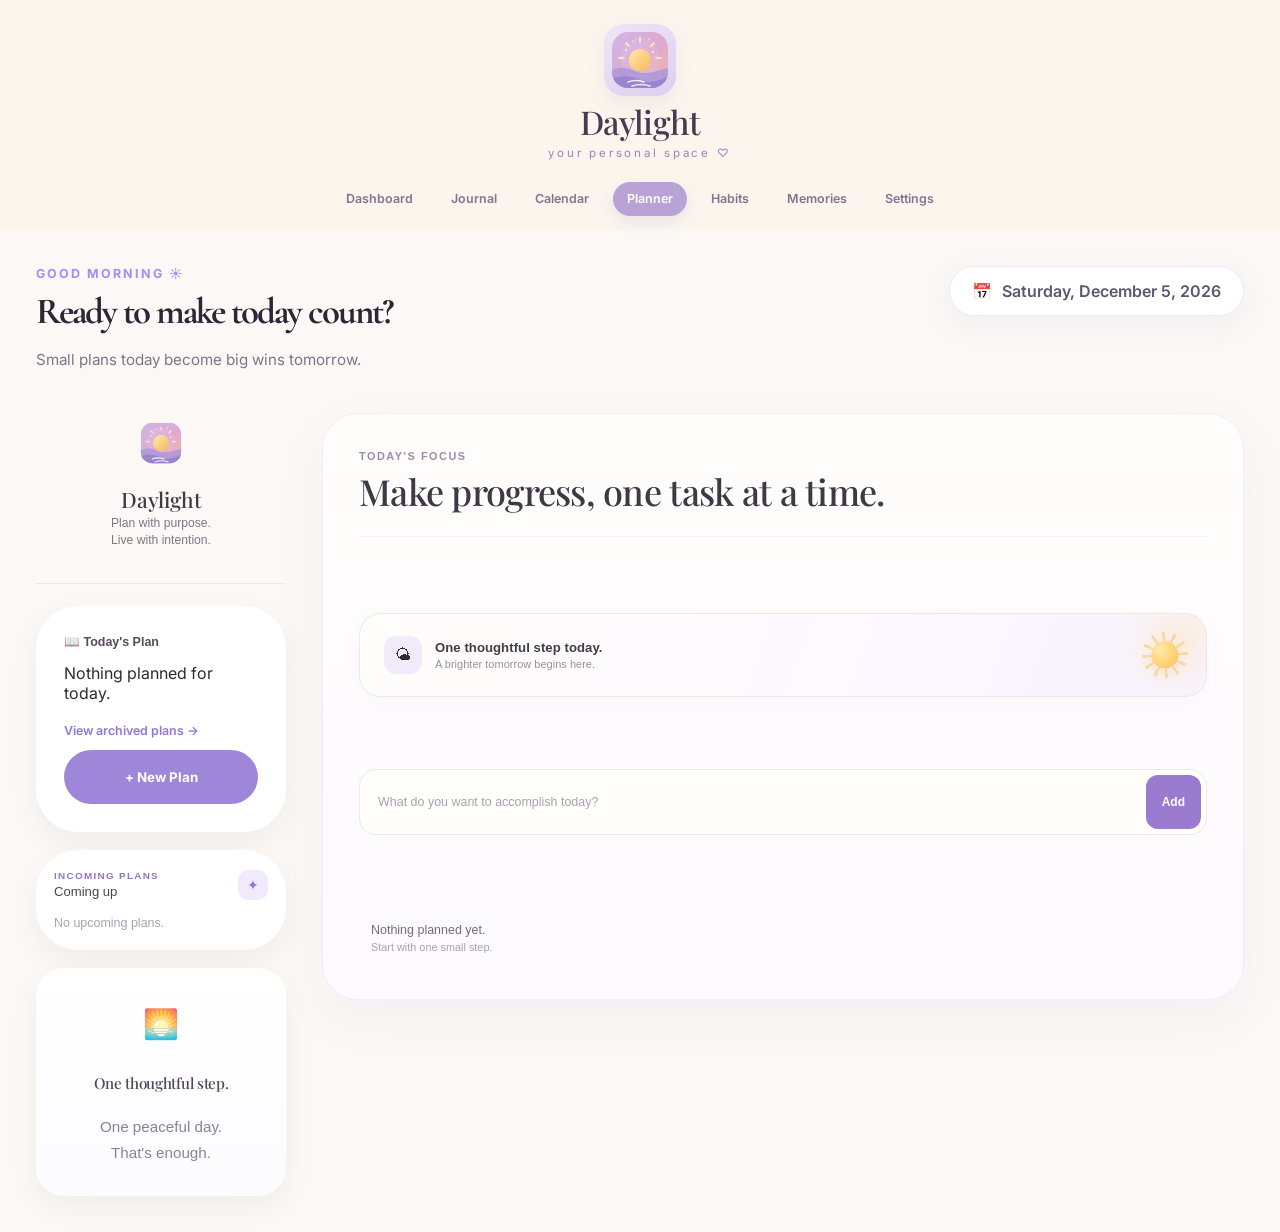
<file: pages/planner/planner.html>
<!DOCTYPE html>

<html lang="en">
<head>
<meta charset="utf-8"/>
<meta content="width=device-width, initial-scale=1.0" name="viewport"/>
<title>Planner • Daylight</title>
<!-- GOOGLE FONT -->
<link href="https://fonts.googleapis.com" rel="preconnect"/>
<link crossorigin="" href="https://fonts.gstatic.com" rel="preconnect"/>
<link href="https://fonts.googleapis.com/css2?family=Plus+Jakarta+Sans:wght@400;500;600;700;800&amp;display=swap" rel="stylesheet"/>
<link href="https://fonts.googleapis.com/css2?family=Cormorant+Garamond:wght@500;600;700&amp;family=Plus+Jakarta+Sans:wght@400;500;600;700;800&amp;display=swap" rel="stylesheet"/>
<link href="https://fonts.googleapis.com/css2?family=Inter:wght@400;500;600;700&family=Playfair+Display:wght@500;600&display=swap" rel="stylesheet"/>
<!-- CSS -->
<link href="../../assets/css/variables.css" rel="stylesheet"/>
<link href="../../assets/css/base.css" rel="stylesheet"/>
<link href="../../assets/css/layout.css" rel="stylesheet"/>
<link href="../../assets/css/navigation.css" rel="stylesheet"/>
<link href="../../assets/css/cards.css" rel="stylesheet"/>
<link href="../../assets/css/widgets.css" rel="stylesheet"/>
<link href="planner.css" rel="stylesheet"/>
<link href="../../assets/css/responsive.css" rel="stylesheet"/>
<link href="../../assets/css/brand%20identity/brand.css" rel="stylesheet"/>
</head>
<body data-page="planner">
<div id="daylight-brand"></div>
<div class="app-container">
<!-- ======================================
            SIDEBAR / NAVIGATION
            ======================================= -->
<!-- Reuse your existing navigation here -->
<main class="planner-page">
<!-- ======================================
         PAGE HEADER
    ======================================= -->
<section class="planner-header">
<div class="planner-greeting">
<div>
<p class="greeting-label">
                    Good morning ☀️
                </p>
<h1>
                    Ready to make today count?
                </h1>
<p class="planner-tagline">
                    Small plans today become big wins tomorrow.
                </p>
</div>
<div class="planner-date-card">

                        📅
                <span id="todayFullDate"></span>
</div>
</div>
</section>
<!-- ======================================
         PLANNER LAYOUT
    ======================================= -->
<div class="planner-layout">
<!-- ======================================
             LEFT PANEL
        ======================================= -->
<aside class="planner-sidebar">
<div class="daylight-brand">
<div class="brand-icon" id="planner-brand-icon">
</div>
<h2>Daylight</h2>
<p>
                    Plan with purpose.<br/>
                    Live with intention.
                </p>
</div>
<hr class="brand-divider"/>
<!-- ALL PLANS -->
<section class="planner-card">
<div class="planner-group-header">
<h2>📖 Today's Plan</h2>
</div>
<div class="plan-list" id="allPlans">
</div>
<button class="archive-link" id="viewArchivedPlansBtn" type="button">
                    View archived plans →
                </button>
<!-- NEW PLAN -->
<button id="newPlanBtn">

                    + New Plan

                </button>
</section>
<!-- INCOMING PLANS -->
<section class="planner-card incoming-plans-card">
<div class="incoming-plans-header">
<div>
<p class="incoming-label">
                            INCOMING PLANS
                        </p>
<h3>
                            Coming up
                        </h3>
</div>
<span class="incoming-icon">
                        ✦
                    </span>
</div>
<div id="incomingPlansList"></div>
<button class="view-incoming-btn" id="viewAllIncoming" style="display: none;">

                    View all →

                </button>
</section>
<!-- Motivation -->
<section class="planner-card motivation-card">
<div class="motivation-icon">

                    🌅

                </div>
<h3>

                    One thoughtful step.

                </h3>
<p>
                     One peaceful day.<br/>
                    That's enough.
                </p>
</section>
</aside>
<!-- ======================================
            NEW PLAN MODAL
        ====================================== -->
<div class="modal hidden" id="planModal">
<div class="modal-content">
<h2>New Plan</h2>
<div class="form-group">
<label>Plan Title</label>
<input id="planTitle" placeholder="Website Launch" type="text"/>
</div>
<div class="form-row">
<div class="form-group">
<label>Date</label>
<input id="planDate" type="date"/>
</div>
<div class="form-group">
<label>Time <span>(optional)</span></label>
<input id="planTime" type="time"/>
</div>
</div>
<div class="modal-actions">
<button id="cancelPlan">

                        Cancel

                    </button>
<button id="savePlan">

                        Create Plan

                    </button>
</div>
</div>
</div>
<!-- ARCHIVED PLANS -->
<div class="modal hidden" id="archiveModal">
<div class="modal-content archive-modal-content">
<div class="archive-modal-header">
<div>
<p class="archive-eyebrow">PLANNER ARCHIVE</p>
<h2>Archived Plans</h2>
<p>Everything you've planned before, kept by date.</p>
</div>
<button aria-label="Close archive" class="archive-close" id="closeArchive" type="button">×</button>
</div>
<div class="archive-list" id="archiveList"></div>
</div>
</div>
<!-- ======================================
             RIGHT PANEL
        ======================================= -->
<section class="planner-workspace">
<div id="planWorkspace"></div>
</section>
</div>
</main>
</div>
<script src="../../assets/js/storage.js"></script>
<script src="planner.js"></script>
<script src="../../assets/css/brand%20identity/brand.js"></script>
</body>
</html>
</file>
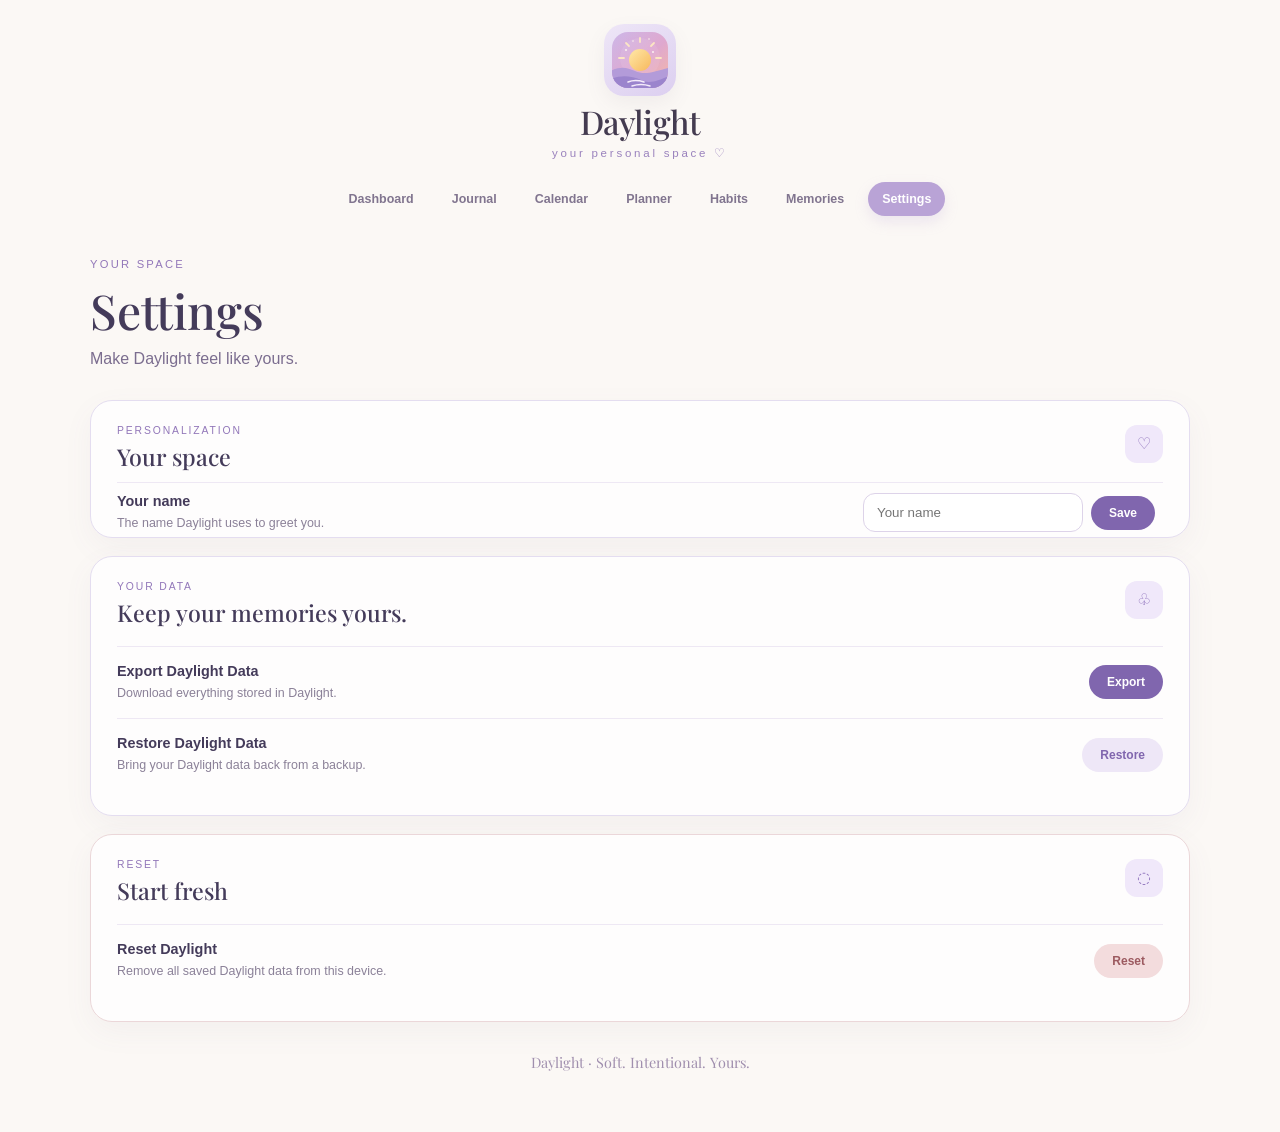
<file: pages/settings/settings.html>
<!DOCTYPE html>

<html lang="en">
<head>
<meta charset="utf-8"/>
<meta content="width=device-width, initial-scale=1.0" name="viewport"/>
<title>Settings • Daylight</title>
<!-- GOOGLE FONTS -->
<link href="https://fonts.googleapis.com" rel="preconnect"/>
<link href="https://fonts.gstatic.com" rel="preconnect"/>
<link href="https://fonts.googleapis.com/css2?family=DM+Sans:wght@400;500;600;700&amp;family=Playfair+Display:wght@500;600&amp;display=swap" rel="stylesheet"/>
<!-- SHARED CSS -->
<link href="../../assets/css/variables.css" rel="stylesheet"/>
<link href="../../assets/css/base.css" rel="stylesheet"/>
<link href="../../assets/css/layout.css" rel="stylesheet"/>
<link href="../../assets/css/navigation.css" rel="stylesheet"/>
<link href="../../assets/css/cards.css" rel="stylesheet"/>
<link href="../../assets/css/responsive.css" rel="stylesheet"/>
<link href="../../assets/css/brand%20identity/brand.css" rel="stylesheet"/>
<!-- SETTINGS CSS -->
<link href="settings.css" rel="stylesheet"/>
</head>
<body data-page="settings">
<!-- ==========================================
         DAYLIGHT BRAND
    =========================================== -->
<div id="daylight-brand"></div>
<!-- ==========================================
         SETTINGS
    =========================================== -->
<main class="settings-page">
<!-- PAGE INTRO -->
<section class="settings-header">
<p class="settings-eyebrow">
                YOUR SPACE
            </p>
<h1>
                Settings
            </h1>
<p>
                Make Daylight feel like yours.
            </p>
</section>
<!-- SETTINGS CONTENT -->
<section class="settings-layout">
<!-- PERSONALIZATION -->
<div class="settings-card">
<div class="settings-card-header">
<div>
<p class="settings-section-label">
                            PERSONALIZATION
                        </p>
<h2>
                            Your space
                        </h2>
</div>
<span class="settings-card-icon">
                        ♡
                    </span>
</div>
<div class="settings-row">
<div>
<strong>
                            Your name
                        </strong>
<p>
                            The name Daylight uses to greet you.
                        </p>
</div>
<div class="settings-name-control">
<input id="settings-name" placeholder="Your name" type="text"/>
<button class="settings-button" id="save-settings" type="button">
                            Save
                        </button>
<span aria-live="polite" class="settings-save-status" id="settings-save-status"></span>
</div>
</div>
</div>
<!-- DATA -->
<div class="settings-card">
<div class="settings-card-header">
<div>
<p class="settings-section-label">
                            YOUR DATA
                        </p>
<h2>
                            Keep your memories yours.
                        </h2>
</div>
<span class="settings-card-icon">
                        ♧
                    </span>
</div>
<div class="settings-row">
<div>
<strong>
                            Export Daylight Data
                        </strong>
<p>
                            Download everything stored in Daylight.
                        </p>
</div>
<button class="settings-button" id="export-data" type="button">
                        Export
                    </button>
</div>
<div class="settings-row">
<div>
<strong>
                            Restore Daylight Data
                        </strong>
<p>
                            Bring your Daylight data back from a backup.
                        </p>
</div>
<button class="settings-button secondary" id="import-data" type="button">
                        Restore
                    </button>
</div>
<input accept=".json,application/json" hidden="" id="import-file" type="file"/>
</div>
<!-- RESET -->
<div class="settings-card settings-danger-card">
<div class="settings-card-header">
<div>
<p class="settings-section-label">
                            RESET
                        </p>
<h2>
                            Start fresh
                        </h2>
</div>
<span class="settings-card-icon">
                        ◌
                    </span>
</div>
<div class="settings-row">
<div>
<strong>
                            Reset Daylight
                        </strong>
<p>
                            Remove all saved Daylight data from this device.
                        </p>
</div>
<button class="settings-button danger" id="reset-data" type="button">
                        Reset
                    </button>
</div>
</div>
</section>
<p class="settings-footer">
            Daylight · Soft. Intentional. Yours.
        </p>
</main>
<!-- ==========================================
         CORE SCRIPTS
    =========================================== -->
<script src="../../assets/js/storage.js"></script>
<script src="../../assets/css/brand%20identity/brand.js"></script>
<script src="settings.js"></script>
</body>
</html>
</file>
<file: assets/css/variables.css>
:root {

    /* Colors */

    --bg: #F7F5FB;
    --surface: #FEFCFF;
    --surface-hover: #F4F0FB;

    --primary: #9E86D9;
    --primary-dark: #8A72C7;
    --primary-light: #EAE3F8;

    --border: #E5DDF3;

    --text: #332C44;
    --text-light: #7E7694;

    --shadow:
        0 12px 35px rgba(94, 77, 128, .08);

    /* Radius */

    --radius: 24px;

    /* Spacing */

    --space-xs: .5rem;
    --space-sm: 1rem;
    --space-md: 1.5rem;
    --space-lg: 2rem;
    --space-xl: 3rem;

}
</file>
<file: assets/css/base.css>
*{
    margin:0;
    padding:0;
    box-sizing:border-box;
}

body{

    font-family: var(--daylight-font-body);

    background:#FCFBFF;

    color:#2D2A32;

}

button{

    font-family:inherit;

}

h1,h2,h3{

    font-family:"DM Sans",serif;
    font-weight:600;

}

a{

    color:inherit;
    text-decoration:none;

}

/* ==========================================
   DAYLIGHT GLOBAL POLISH
========================================== */
html, body { min-height: 100%; }

body {
    background: #FBF8F5;
    overflow-x: hidden;
}

/*
   DAYLIGHT PAGE SWAP
   ------------------
   Keep the existing multi-page architecture. A warm, non-interactive
   curtain covers the document during navigation so the browser never
   exposes a half-rendered incoming page. The curtain is visible on the
   first paint and fades away only after the new document is ready.
*/
body::before {
    content: "";
    position: fixed;
    inset: 0;
    z-index: 99999;
    background: #FBF8F5;
    opacity: 1;
    pointer-events: none;
    transition: opacity 180ms cubic-bezier(.22, .61, .36, 1);
}

body.daylight-transition-enter::before {
    opacity: 0;
}

body.daylight-transition-exit::before {
    opacity: 1;
    transition-duration: 140ms;
}

@media (prefers-reduced-motion: reduce) {
    body::before,
    body.daylight-transition-enter::before,
    body.daylight-transition-exit::before {
        transition: none;
    }
}
</file>
<file: assets/css/layout.css>
.dashboard{

    width:100%;
    max-width:1320px;
    margin:0 auto;
    padding:20px 40px 120px;

}

.hero{
    max-width:720px;
    margin:20px 0 50px;

}

.hero h1{

    font-size:4rem;

    margin:.4rem 0;

}

#today{

    color:var(--text-light);

    text-transform:uppercase;

    letter-spacing:.15em;

    font-weight:600;

}

.quote{

    color:var(--text-light);

    font-size:1.1rem;

}
</file>
<file: assets/css/navigation.css>
/* ===========================
   DAYLIGHT NAVIGATION
=========================== */

.navigation{

    width:100%;

    padding:32px 0 20px;

    display:flex;

    flex-direction:column;

    align-items:center;

}

/* ---------- Logo ---------- */

.logo{

    display:flex;

    flex-direction:column;

    align-items:center;

    margin-bottom:24px;

}

.logo-icon{

    width:72px;

    height:72px;

    display:flex;

    justify-content:center;

    align-items:center;

    border-radius:24px;

    background:var(--primary-light);

    font-size:34px;

    margin-bottom:18px;

}

.logo h2{

    font-size:2.5rem;

    margin:0;

    font-weight:600;

    color:var(--text);

}

.logo span{

    margin-top:6px;

    color:var(--text-light);

    font-size:.9rem;

    letter-spacing:.08em;

}

/* ---------- Navigation ---------- */

nav{

    display:flex;
    justify-content:center;
    align-items:center;
    gap:28px;
    flex-wrap:wrap;

}

.nav-item{

    padding:10px 18px;

    border:none;

    border-radius:999px;

    background:transparent;

    color:var(--text-light);

    cursor:pointer;

    transition:.25s;

    font-size:.95rem;

    font-weight:600;

}

.nav-item:hover{

    background:var(--primary-light);

    color:var(--primary);

}

.nav-item.active{

    background:var(--primary);

    color:white;

    font-weight: 700;

}
</file>
<file: assets/css/cards.css>
/* ==========================================
   CARD
========================================== */

.card{

    background:#fff;

    border:1px solid var(--border);

    border-radius:24px;

    box-shadow:0 12px 35px rgba(86,68,120,.08);

    transition:.25s ease;

}

.card:hover{

    transform:translateY(-4px);

}
</file>
<file: assets/css/responsive.css>
@media(max-width:1200px){

.dashboard-grid{

grid-template-columns:repeat(6,1fr);

}

.small,
.medium,
.large{

grid-column:span 6;

}

}

@media(max-width:900px){

.layout{

grid-template-columns:1fr;

}

.sidebar{

display:none;

}

.dashboard{

padding:25px;

}

.hero h1{

font-size:42px;

}

}
</file>
<file: assets/css/calendar.css>
/* ==========================================
   DAYLIGHT CALENDAR
========================================== */

.calendar-page{

    max-width:1320px;

    margin:0 auto;

    padding:40px 40px 80px;

}

.calendar-container{

    background:#fff;

    border:1px solid var(--border);

    border-radius:28px;

    padding:36px;

    box-shadow:0 12px 35px rgba(86,68,120,.08);

}

/* ==========================================
   HEADER
========================================== */

.calendar-header{

    display:flex;

    justify-content:space-between;

    align-items:center;

    margin-bottom:36px;

}

.calendar-header h1{

    font-size:2.5rem;

    color:var(--text);

}

.calendar-header button{

    width:48px;

    height:48px;

    border:none;

    border-radius:14px;

    background:var(--primary-light);

    color:var(--primary);

    font-size:1.2rem;

    cursor:pointer;

    transition:.25s;

}

.calendar-header button:hover{

    background:var(--primary);

    color:white;

}

/* ==========================================
   WEEKDAYS
========================================== */

.weekdays{

    display:grid;

    grid-template-columns:repeat(7,1fr);

    gap:12px;

    margin-bottom:18px;

}

.weekdays span{

    text-align:center;

    font-weight:600;

    color:var(--text-light);

    font-size:.9rem;

    letter-spacing:.05em;

    text-transform:uppercase;

}

/* ==========================================
   GRID
========================================== */

.calendar-grid{

    display:grid;

    grid-template-columns:repeat(7,1fr);

    gap:12px;
    
    transition:.25s ease;

    transform:translateY(0);

    opacity:1;

}

/* ==========================================
   DAY TILE
========================================== */

.day{

    aspect-ratio:1;

    border:1px solid var(--border);

    border-radius:18px;

    display:flex;

    justify-content:flex-start;

    align-items:flex-start;

    position:relative;

    padding:12px;

    background:white;

    transition:.25s;

    cursor:pointer;

    font-weight:600;

}

.day:hover{

    background:var(--primary-light);
    transform:translateY(-3px) scale(1.02);
    box-shadow:0 10px 20px rgba(142,124,195,.15);

}

.day.today{

   background:linear-gradient(
        135deg,
        #8E7CC3,
        #B29AE3
    );

    color:white;
    border-color:#8E7CC3;
    box-shadow:
        0 10px 25px rgba(142,124,195,.28);

}

.day.empty{

    border:none;

    background:transparent;

    cursor:default;

}

/* ==========================================
   CALENDAR LAYOUT
========================================== */

.calendar-layout{

    display:grid;

    grid-template-columns:2fr 380px;

    gap:32px;

    align-items:start;

}

/* ==========================================
   SIDEBAR
========================================== */

.event-sidebar{

    background:#fff;

    border:1px solid var(--border);

    border-radius:28px;

    padding:30px;

    box-shadow:0 12px 35px rgba(86,68,120,.08);

    position:sticky;

    top:30px;

    transition:.3s;

}

.sidebar-header{

    margin-bottom:30px;

}

.sidebar-header h2{

    margin:0;

    font-size:2rem;

}

.sidebar-header p{

    margin-top:8px;

    color:var(--text-light);

}

.event-list{

    min-height:280px;

}

.empty-events{

    color:var(--text-light);

    line-height:1.8;

}

#addEventBtn{

    width:100%;

    padding:16px;

    border:none;

    border-radius:16px;

    background:var(--primary);

    color:white;

    font-size:1rem;

    font-weight:600;

    cursor:pointer;

    transition:.25s;

}

#addEventBtn:hover{

    opacity:.9;

}

/* ==========================================
   MODAL
========================================== */

.modal{

    position:fixed;

    inset:0;

    background:rgba(25,20,40,.35);

    display:flex;

    justify-content:center;

    align-items:center;

    z-index:1000;

}

.hidden{

    display:none;

}

.modal-card{

    width:480px;

    background:white;

    border-radius:28px;

    padding:32px;

    box-shadow:0 25px 60px rgba(0,0,0,.15);

}

.modal-card h2{

    margin-bottom:28px;

}

.form-group{

    display:flex;

    flex-direction:column;

    margin-bottom:20px;

}

.form-group label{

    margin-bottom:8px;

    font-weight:600;

}

.form-group input,
.form-group textarea,
.form-group select{

    padding:14px;

    border:1px solid var(--border);

    border-radius:14px;

    font-family:inherit;

    font-size:1rem;

}

.modal-actions{

    display:flex;

    justify-content:flex-end;

    gap:12px;

    margin-top:28px;

}

.modal-actions button{

    padding:14px 24px;

    border:none;

    border-radius:14px;

    cursor:pointer;

    font-weight:600;

}

#cancelEvent{

    background:#F4F1FA;

    color:var(--text);

}

#saveEvent{

    background:var(--primary);

    color:white;

}

/* ==========================================
   BIRTHDAY INDICATOR
========================================== */


.birthday-dot{

    position:absolute;

    top:8px;

    right:8px;

    font-size: 0.9rem;

}

/* ==========================================
   SIDEBAR EVENT CARDS
========================================== */

.event-card{

    display:flex;

    align-items:flex-start;

    gap:16px;

    padding:18px;

    margin-bottom:18px;

    border-radius:18px;

    background:white;

    border:1px solid #EFEAF8;

    transition:.25s;

}
.event-card:hover{

    transform:translateY(-2px);

    box-shadow:0 10px 20px rgba(142,124,195,.08);

}


.event-icon{

    font-size:1.5rem;

}

.event-content strong{

    display:block;

    margin-bottom:4px;

}

.event-content p{

    margin:0;

    color:var(--text-light);

}

.event-content small{

    color:var(--primary);

}


/* ==========================================
   EVENT INDICATORS
========================================== */

.event-indicators{

    position:absolute;

    bottom:6px;

    left:50%;

    transform:translateX(-50%);

    display:flex;

    gap:4px;

}

.event-pill{

    width:10px;

    height:5px;

    border-radius:999px;

    background:#9B8ACF;

}

/* ==========================================
   BIRTHDAY CARD POLISH
========================================== */

.birthday-card{

    display:flex;

    justify-content:space-between;

    align-items:center;

    padding:14px 16px;

    margin-bottom:12px;

    border:1px solid var(--border);

    border-radius:14px;

    background:#FFFFFF;

    transition:.25s;

}

.birthday-card:hover{

    transform:translateY(-2px);

    box-shadow:0 8px 20px rgba(124,95,215,.08);

}
.birthday-info{

    flex:1;

}

.birthday-info strong{

    display:block;

    color:var(--text);

    font-size:.95rem;

}

.birthday-info small{

    display:block;

    margin-top:4px;

    color:var(--text-light);

    font-size:.82rem;

}
.birthday-actions{

    display:flex;

    align-items:center;

    gap:8px;

}
.birthday-actions button{

    width:34px;

    height:34px;

    border:none;

    border-radius:10px;

    background:#F7F4FD;

    display:flex;

    justify-content:center;

    align-items:center;

    cursor:pointer;

    transition:.2s;

}
.birthday-actions button:hover{

    background:#ECE5FC;

    transform:translateY(-2px);

}
.birthday-list{

    display:flex;

    flex-direction:column;

    gap:12px;

    margin:18px 0;

    max-height:320px;

    overflow-y:auto;

}
.birthday-list::-webkit-scrollbar{

    width:6px;

}

.birthday-list::-webkit-scrollbar-thumb{

    background:#DDD3F8;

    border-radius:20px;

}

.event-type{

    display:block;

    margin-bottom:6px;

    font-size:.8rem;

    font-weight:600;

    color:#C06A9B;

    text-transform:uppercase;

    letter-spacing:.08em;

}

.delete-event{

    margin-left:auto;

    border:none;

    background:transparent;

    cursor:pointer;

    font-size:1rem;

    transition:.2s;

}

.delete-event:hover{

    transform:scale(1.15);

}

.event-actions{

    display:flex;

    align-items:center;

    gap:6px;

    margin-left:auto;


}


.edit-event,
.delete-event{

    border:none;

    background:transparent;

    cursor:pointer;

    font-size:1rem;

    transition:.2s;

}

.edit-event:hover,
.delete-event:hover{

    transform:scale(1.15);

}
/* ==========================================
   EVENT CARD V2
========================================== */

.event-header{

    display:flex;

    justify-content:space-between;

    align-items:center;

}

.event-title{

    display:flex;

    align-items:center;

    gap:10px;

}

.event-meta{

    margin:8px 0 0 34px;

    font-size:.92rem;

    color:var(--text-light);

}

.event-actions{

    display:flex;

    gap:6px;

}

.event-actions button{

    border:none;

    background:none;

    cursor:pointer;

    font-size:1rem;

    transition:.2s;

}

.event-actions button:hover{

    transform:scale(1.15);

}

/* ==========================================
   CALENDAR ACTIONS
========================================== */

.calendar-actions{

    display:flex;

    flex-direction:column;

    align-items:center;

    gap:10px;

    margin-top:auto;

}

.secondary-btn{

    border:1px solid var(--border);

    background:white;

    color:var(--text);

    padding:12px;

    border-radius:14px;

    cursor:pointer;

    transition:.25s;

    font-weight:500;

}

.secondary-btn:hover{

    background:var(--surface);

    transform:translateY(-2px);

}

/* ==========================================
   BIRTHDAYS LINK
========================================== */

.birthdays-link{

    display:flex;
    align-items:center;
    justify-content:center;
    gap:6px;

    background:none;
    border:none;

    color:var(--primary);

    font-size:.85rem;
    font-weight:500;

    cursor:pointer;
    transition:.25s;

    margin-top:16px;

}

.birthdays-link:hover{

    opacity:.75;

}

/* ==========================================
   BIRTHDAY FOOTER
========================================== */

.birthday-footer{

    margin-top:24px;

    padding-top:8px;

    display:flex;

    justify-content:flex-start;

}

.birthday-footer button{

    padding:10px 18px;

    border:none;

    border-radius:12px;

    background:var(--primary);

    color:#fff;

    cursor:pointer;

    transition:.2s;

}

.birthday-footer button:hover{

    opacity:.9;

}
.birthday-list::-webkit-scrollbar{

    width:5px;

}

.birthday-list::-webkit-scrollbar-track{

    background:transparent;

}

.birthday-list::-webkit-scrollbar-thumb{

    background:#DDD2F8;

    border-radius:999px;

}
.planner-indicator{

    margin-top: 2px;

    font-size: 0.65rem;

    color: #9a7bd8;

}


.planner-card{

    background: #faf7ff;

    border: 1px solid #eee5fb;

}


.planner-card .event-icon{

    color: #9674d8;

}


.planner-goal{

    margin-top: 8px;

    color: #8d819b;

    font-size: 0.8rem;

    line-height: 1.5;

}
</file>
<file: pages/calendar/calendar.css>
/* ==========================================
   DAYLIGHT CALENDAR
========================================== */

.calendar-page{

    max-width:1320px;

    margin:0 auto;

    padding:40px 40px 80px;

}

.calendar-container{

    background:#fff;

    border:1px solid var(--border);

    border-radius:28px;

    padding:36px;

    box-shadow:0 12px 35px rgba(86,68,120,.08);

}

/* ==========================================
   HEADER
========================================== */

.calendar-header{

    display:flex;

    justify-content:space-between;

    align-items:center;

    margin-bottom:36px;

}

.calendar-header h1{

    font-size:2.5rem;

    color:var(--text);

}

.calendar-header button{

    width:48px;

    height:48px;

    border:none;

    border-radius:14px;

    background:var(--primary-light);

    color:var(--primary);

    font-size:1.2rem;

    cursor:pointer;

    transition:.25s;

}

.calendar-header button:hover{

    background:var(--primary);

    color:white;

}

/* ==========================================
   WEEKDAYS
========================================== */

.weekdays{

    display:grid;

    grid-template-columns:repeat(7,1fr);

    gap:12px;

    margin-bottom:18px;

}

.weekdays span{

    text-align:center;

    font-weight:600;

    color:var(--text-light);

    font-size:.9rem;

    letter-spacing:.05em;

    text-transform:uppercase;

}

/* ==========================================
   GRID
========================================== */

.calendar-grid{

    display:grid;

    grid-template-columns:repeat(7,1fr);

    gap:12px;
    
    transition:.25s ease;

    transform:translateY(0);

    opacity:1;

}

/* ==========================================
   DAY TILE
========================================== */

.day{

    aspect-ratio:1;

    border:1px solid var(--border);

    border-radius:18px;

    display:flex;

    justify-content:flex-start;

    align-items:flex-start;

    position:relative;

    padding:12px;

    background:white;

    transition:.25s;

    cursor:pointer;

    font-weight:600;

}

.day:hover{

    background:var(--primary-light);
    transform:translateY(-3px) scale(1.02);
    box-shadow:0 10px 20px rgba(142,124,195,.15);

}

.day.today{

   background:linear-gradient(
        135deg,
        #8E7CC3,
        #B29AE3
    );

    color:white;
    border-color:#8E7CC3;
    box-shadow:
        0 10px 25px rgba(142,124,195,.28);

}

.day.empty{

    border:none;

    background:transparent;

    cursor:default;

}

/* ==========================================
   CALENDAR LAYOUT
========================================== */

.calendar-layout{

    display:grid;

    grid-template-columns:2fr 380px;

    gap:32px;

    align-items:start;

}

/* ==========================================
   SIDEBAR
========================================== */

.event-sidebar{

    background:#fff;

    border:1px solid var(--border);

    border-radius:28px;

    padding:30px;

    box-shadow:0 12px 35px rgba(86,68,120,.08);

    position:sticky;

    top:30px;

    transition:.3s;

}

.sidebar-header{

    margin-bottom:30px;

}

.sidebar-header h2{

    margin:0;

    font-size:2rem;

}

.sidebar-header p{

    margin-top:8px;

    color:var(--text-light);

}

.event-list{

    min-height:280px;

}

.empty-events{

    color:var(--text-light);

    line-height:1.8;

}

#addEventBtn{

    width:100%;

    padding:16px;

    border:none;

    border-radius:16px;

    background:var(--primary);

    color:white;

    font-size:1rem;

    font-weight:600;

    cursor:pointer;

    transition:.25s;

}

#addEventBtn:hover{

    opacity:.9;

}

/* ==========================================
   MODAL
========================================== */

.modal{

    position:fixed;

    inset:0;

    background:rgba(25,20,40,.35);

    display:flex;

    justify-content:center;

    align-items:center;

    z-index:1000;

}

.hidden{

    display:none;

}

.modal-card{

    width:480px;

    background:white;

    border-radius:28px;

    padding:32px;

    box-shadow:0 25px 60px rgba(0,0,0,.15);

}

.modal-card h2{

    margin-bottom:28px;

}

.form-group{

    display:flex;

    flex-direction:column;

    margin-bottom:20px;

}

.form-group label{

    margin-bottom:8px;

    font-weight:600;

}

.form-group input,
.form-group textarea,
.form-group select{

    padding:14px;

    border:1px solid var(--border);

    border-radius:14px;

    font-family:inherit;

    font-size:1rem;

}

.modal-actions{

    display:flex;

    justify-content:flex-end;

    gap:12px;

    margin-top:28px;

}

.modal-actions button{

    padding:14px 24px;

    border:none;

    border-radius:14px;

    cursor:pointer;

    font-weight:600;

}

#cancelEvent{

    background:#F4F1FA;

    color:var(--text);

}

#saveEvent{

    background:var(--primary);

    color:white;

}

/* ==========================================
   BIRTHDAY INDICATOR
========================================== */


.birthday-dot{

    position:absolute;

    top:8px;

    right:8px;

    font-size: 0.65rem;

}

/* ==========================================
   SIDEBAR EVENT CARDS
========================================== */

.event-card{

    display:flex;

    align-items:flex-start;

    gap:16px;

    padding:18px;

    margin-bottom:18px;

    border-radius:18px;

    background:white;

    border:1px solid #EFEAF8;

    transition:.25s;

}
.event-card:hover{

    transform:translateY(-2px);

    box-shadow:0 10px 20px rgba(142,124,195,.08);

}


.event-icon{

    font-size:1.5rem;

}

.event-content strong{

    display:block;

    margin-bottom:4px;

}

.event-content p{

    margin:0;

    color:var(--text-light);

}

.event-content small{

    color:var(--primary);

}


/* ==========================================
   EVENT INDICATORS
========================================== */

.event-indicators{

    position:absolute;

    bottom:6px;

    left:50%;

    transform:translateX(-50%);

    display:flex;

    gap:4px;

}

.event-pill{

    width:10px;

    height:5px;

    border-radius:999px;

    background:#9B8ACF;

}
.day.today .event-pill {
    background: #FFFFFF;
}

/* ==========================================
   BIRTHDAY CARD POLISH
========================================== */

.birthday-card{

    display:flex;

    justify-content:space-between;

    align-items:center;

    padding:14px 16px;

    margin-bottom:12px;

    border:1px solid var(--border);

    border-radius:14px;

    background:#FFFFFF;

    transition:.25s;

}

.birthday-card:hover{

    transform:translateY(-2px);

    box-shadow:0 8px 20px rgba(124,95,215,.08);

}
.birthday-info{

    flex:1;

}

.birthday-info strong{

    display:block;

    color:var(--text);

    font-size:.95rem;

}

.birthday-info small{

    display:block;

    margin-top:4px;

    color:var(--text-light);

    font-size:.82rem;

}
.birthday-actions{

    display:flex;

    align-items:center;

    gap:8px;

}
.birthday-actions button{

    width:34px;

    height:34px;

    border:none;

    border-radius:10px;

    background:#F7F4FD;

    display:flex;

    justify-content:center;

    align-items:center;

    cursor:pointer;

    transition:.2s;

}
.birthday-actions button:hover{

    background:#ECE5FC;

    transform:translateY(-2px);

}
.birthday-list{

    display:flex;

    flex-direction:column;

    gap:12px;

    margin:18px 0;

    max-height:320px;

    overflow-y:auto;

}
.birthday-list::-webkit-scrollbar{

    width:6px;

}

.birthday-list::-webkit-scrollbar-thumb{

    background:#DDD3F8;

    border-radius:20px;

}

.event-type{

    display:block;

    margin-bottom:6px;

    font-size:.8rem;

    font-weight:600;

    color:#C06A9B;

    text-transform:uppercase;

    letter-spacing:.08em;

}

.delete-event{

    margin-left:auto;

    border:none;

    background:transparent;

    cursor:pointer;

    font-size:1rem;

    transition:.2s;

}

.delete-event:hover{

    transform:scale(1.15);

}

.event-actions{

    display:flex;

    align-items:center;

    gap:6px;

    margin-left:auto;


}


.edit-event,
.delete-event{

    border:none;

    background:transparent;

    cursor:pointer;

    font-size:1rem;

    transition:.2s;

}

.edit-event:hover,
.delete-event:hover{

    transform:scale(1.15);

}
/* ==========================================
   EVENT CARD V2
========================================== */

.event-header{

    display:flex;

    justify-content:space-between;

    align-items:center;

}

.event-title{

    display:flex;

    align-items:center;

    gap:10px;

}

.event-meta{

    margin:8px 0 0 34px;

    font-size:.92rem;

    color:var(--text-light);

}

.event-actions{

    display:flex;

    gap:6px;

}

.event-actions button{

    border:none;

    background:none;

    cursor:pointer;

    font-size:1rem;

    transition:.2s;

}

.event-actions button:hover{

    transform:scale(1.15);

}

/* ==========================================
   CALENDAR ACTIONS
========================================== */

.calendar-actions{

    display:flex;

    flex-direction:column;

    align-items:center;

    gap:10px;

    margin-top:auto;

}

.secondary-btn{

    border:1px solid var(--border);

    background:white;

    color:var(--text);

    padding:12px;

    border-radius:14px;

    cursor:pointer;

    transition:.25s;

    font-weight:500;

}

.secondary-btn:hover{

    background:var(--surface);

    transform:translateY(-2px);

}

/* ==========================================
   BIRTHDAYS LINK
========================================== */

.birthdays-link{

    display:flex;
    align-items:center;
    justify-content:center;
    gap:6px;

    background:none;
    border:none;

    color:var(--primary);

    font-size:.85rem;
    font-weight:500;

    cursor:pointer;
    transition:.25s;

    margin-top:16px;

}

.birthdays-link:hover{

    opacity:.75;

}

/* ==========================================
   BIRTHDAY FOOTER
========================================== */

.birthday-footer{

    margin-top:24px;

    padding-top:8px;

    display:flex;

    justify-content:flex-start;

}

.birthday-footer button{

    padding:10px 18px;

    border:none;

    border-radius:12px;

    background:var(--primary);

    color:#fff;

    cursor:pointer;

    transition:.2s;

}

.birthday-footer button:hover{

    opacity:.9;

}
.birthday-list::-webkit-scrollbar{

    width:5px;

}

.birthday-list::-webkit-scrollbar-track{

    background:transparent;

}

.birthday-list::-webkit-scrollbar-thumb{

    background:#DDD2F8;

    border-radius:999px;

}
.planner-indicator{

    margin-top: 2px;

    font-size: 0.65rem;

    color: #9a7bd8;

}


.planner-card{

    background: #faf7ff;

    border: 1px solid #eee5fb;

}


.planner-card .event-icon{

    color: #9674d8;

}


.planner-goal{

    margin-top: 8px;

    color: #8d819b;

    font-size: 0.8rem;

    line-height: 1.5;

}

/* FINAL CALENDAR CARD / RESPONSIVE POLISH */
.event-card { display:grid; grid-template-columns:28px minmax(0,1fr) 28px; align-items:center; gap:12px; }
.event-card.birthday-card { grid-template-columns:28px minmax(0,1fr) minmax(72px,auto); }
.event-card .event-icon { grid-column:1; }
.event-card .event-content { grid-column:2; min-width:0; }
.event-card .event-content strong { display:block; }
.event-card .event-content p { margin:3px 0 0; }
.event-header { display:contents; }
.event-title { grid-column:1 / span 2; min-width:0; }
.event-title strong { overflow:hidden; text-overflow:ellipsis; white-space:nowrap; }
.event-title .event-icon { grid-column:auto; }
.event-meta { grid-column:2; margin:3px 0 0; }
.event-actions { grid-column:3; justify-content:flex-end; margin-left:0; }
.event-actions button { width:28px; height:28px; border-radius:8px; font-size:0; color:#9A919F; }
.event-actions button::before { content:"⋯"; font-size:1rem; line-height:1; }
.event-actions .edit-event, .event-actions .delete-event { display:none; }
.event-actions:hover button { background:#F5F1F8; color:#6F6476; }
.birthday-card .event-content { grid-column:2; }
.birthday-card::after { content:"Birthday"; grid-column:3; color:#8C8291; font-size:.82rem; white-space:nowrap; align-self:center; }
@media(max-width:900px){ .calendar-page{padding:24px 14px 60px;} .calendar-layout{grid-template-columns:1fr;gap:20px;} .event-sidebar{position:static;} .calendar-container{padding:20px;border-radius:22px;} .calendar-grid{gap:7px;} .day{border-radius:13px;padding:9px;} }
@media(max-width:600px){ .calendar-header h1{font-size:1.55rem;} .weekdays{gap:5px;} .weekdays span{font-size:.68rem;} .day{font-size:.82rem;padding:7px;} .event-card{grid-template-columns:26px minmax(0,1fr) 26px;padding:14px;} .event-card.birthday-card{grid-template-columns:26px minmax(0,1fr) auto;} .event-card.birthday-card::after{font-size:.75rem;} }


.calendar-event-menu { position:absolute; z-index:1200; min-width:120px; padding:6px; background:#fff; border:1px solid #E7E0EF; border-radius:12px; box-shadow:0 12px 28px rgba(70,50,90,.12); }
.calendar-event-menu button { display:block; width:100%; border:0; background:transparent; padding:9px 10px; text-align:left; border-radius:8px; cursor:pointer; color:#5C5264; font:500 .8rem/1.2 inherit; }
.calendar-event-menu button:hover { background:#F7F2FA; }
.calendar-event-menu button.danger { color:#A65F73; }
.event-options-btn { border:0; background:transparent; color:#9A919F; width:28px; height:28px; border-radius:8px; cursor:pointer; font-size:1rem; }
.event-options-btn:hover { background:#F5F1F8; color:#6F6476; }
</file>
<file: assets/css/widgets.css>
/* ==========================================
   WIDGETS
========================================== */

.widget{

    display:flex;

    flex-direction:column;

    gap:24px;

    padding:28px;

}

.widget-header{

    display:flex;

    justify-content:space-between;

    align-items:flex-start;

}

.widget-title{

    display:flex;

    align-items:center;

    gap:14px;

}

.widget-icon{

    width:44px;

    height:44px;

    border-radius:14px;

    background:var(--primary-light);

    display:flex;

    justify-content:center;

    align-items:center;

    font-size:1.3rem;

}

.widget-title h3{

    margin:0;

    font-size:1.4rem;

}

.widget-subtitle{

    margin-top:4px;

    color:var(--text-light);

    font-size:.9rem;

}

.widget-body{

    display:flex;

    flex-direction:column;

    gap:18px;

}

.widget-footer{

    margin-top:auto;

    color:var(--text-light);

    font-size:.9rem;

}
.widget-text{

    color:var(--text-light);

    font-size:1rem;

    line-height:1.7;

}

.mood-picker{

    display:flex;

    justify-content:center;

    gap:18px;

    margin:8px 0;

}

.mood-btn{

    .mood-btn{

    width:56px;

    height:56px;

    border:none;

    border-radius:50%;

    background:transparent;

    font-size:2rem;

    cursor:pointer;

    transition:all .25s ease;


}

.mood-btn:hover{

    transform:translateY(-3px) scale(1.08);

    background:var(--primary-light);

}

.mood-btn.active{

    background:var(--primary);

    transform:scale(1.12);

}
.mood-status{

    display:flex;

    flex-direction:column;

    gap:4px;

}

.mood-label{

    font-weight:600;

    color:var(--text);

}

.mood-time{

    font-size:.85rem;

    color:var(--text-light);

}

/* ==========================================
   JOURNAL
========================================== */

.journal-textarea{

    width:100%;

    min-height:260px;

    resize:none;

    border:none;

    outline:none;

    background:transparent;

    font-family:"Playfair Display",serif;

    font-size:1.25rem;

    line-height:1.8;

    color:var(--text);

}

.journal-textarea::placeholder{

    color:var(--text-light);

}

.journal-info{

    display:flex;

    justify-content:space-between;

    align-items:center;

    color:var(--text-light);

    font-size:.9rem;

}

/* ==========================================
   JOURNAL
========================================== */

.journal-textarea{

    width:100%;

    height:100%;

    min-height:360px;

    border:none !important;

    outline:none !important;

    resize:none;

    overflow:hidden;

    background:transparent;

    font-family:"Playfair Display", serif;

    font-size:1.2rem;

    line-height:2;

    color:var(--text);

    display:block;

}

.journal-textarea::placeholder{

    color:var(--text-light);

}

.journal-info{

    display:flex;

    justify-content:space-between;

    align-items:center;

    margin-top:10px;

    padding-top:16px;

    border-top:1px solid var(--border);

    color:var(--text-light);

    font-size:.9rem;

}

.journal-widget{

    min-height:560px;

}

.mood-widget,
.calendar-widget,
.planner-widget,
.habits-widget{

    min-height:240px;

}
</file>
<file: pages/dashboard/dashboard.css>
/* ==========================================
   DAYLIGHT — DASHBOARD
========================================== */

/* ==========================================
   DASHBOARD — WARM PALETTE
========================================== */

.dashboard-page {

    --dashboard-bg: #FBF8F5;

    --dashboard-card: #FFFCF9;

    --dashboard-border: #E9E0E8;

    --dashboard-text: #30263A;

    --dashboard-muted: #8C808B;

    --dashboard-purple: #8F78B8;

    --dashboard-lavender: #F2EBFA;

    --dashboard-blush: #F8E9E7;

}


/* ==========================================
   PAGE
========================================== */

.dashboard-page {

    width: 100%;
    max-width: 1320px;

    margin: 0 auto;

    background: var(--dashboard-bg);

    color: var(--dashboard-text);

    background:
        radial-gradient(
            circle at 85% 15%,
            rgba(238, 222, 232, .28),
            transparent 28%
        ),
        #FBF8F5;

}



/* ==========================================
   HEADER
========================================== */

.dashboard-header {

    display: flex;

    align-items: flex-start;

    justify-content: space-between;

    gap: 40px;

    margin: 32px 0 46px;

}


.dashboard-header-content {

    max-width: 760px;

}


.dashboard-date {

    margin: 0 0 12px;

    color: var(--text-light);

    text-transform: uppercase;

    letter-spacing: .18em;

    font-size: .78rem;

    font-weight: 600;

}


.dashboard-greeting {

    margin: 0;

    font-size: 4rem;

    line-height: 1.08;

    letter-spacing: -.03em;

}


.dashboard-tagline {

    margin: 14px 0 0;

    color: var(--text-light);

    font-size: 1rem;

    line-height: 1.7;

}


/* ==========================================
   DATE CARD
========================================== */

.dashboard-date-card {

    flex-shrink: 0;

    display: flex;

    align-items: center;

    gap: 12px;

    padding: 15px 22px;

   border: 1px solid var(--dashboard-border);

    border-radius: 999px;

    background: rgba(255, 255, 255, .78);

    box-shadow: 0 8px 24px rgba(70, 50, 90, .04);

    color: var(--text-dark);

    font-size: .9rem;

    font-weight: 600;

}


.date-icon {

    font-size: 1rem;

}


/* ==========================================
   SECTION LABEL
========================================== */

.section-heading {

    margin-bottom: 16px;

}


.section-heading span {

    color: var(--text-light);

    text-transform: uppercase;

    letter-spacing: .18em;

    font-size: .72rem;

    font-weight: 700;

}


/* ==========================================
   TODAY
========================================== */

.dashboard-today {

    margin-bottom: 34px;

}


.today-hero-card {

    position: relative;

    overflow: hidden;

    min-height: 150px;

    display: flex;

    align-items: center;

    justify-content: space-between;

    padding: 34px 40px;

    border: 1px solid var(--dashboard-border);

    border-radius: 24px;

    background:
        linear-gradient(
            110deg,
            #fff7fb 0%,
            #f8f1ff 55%,
            #f1e8ff 100%
        );

    box-shadow:
        0 16px 40px rgba(85, 55, 110, .07);

}


.today-hero-content {

    display: flex;

    align-items: flex-start;

    gap: 18px;

    position: relative;

    z-index: 2;

}


.today-hero-icon {

    width: 40px;

    height: 40px;

    flex-shrink: 0;

    display: flex;

    align-items: center;

    justify-content: center;

    border-radius: 50%;

    background: rgba(255, 255, 255, .72);

    color: var(--primary);

    font-size: 1.25rem;

}


.today-hero-card h2 {

    margin: 0;

    font-size: 1.05rem;

    line-height: 1.5;

}


.today-hero-card p {

    margin: 7px 0 0;

    color: var(--text-light);

    font-size: .9rem;

}


.today-hero-art {

    position: relative;

    z-index: 2;

    width: 110px;

    height: 110px;

    display: flex;

    align-items: center;

    justify-content: center;

    border-radius: 50%;

    background: rgba(255, 255, 255, .36);

    font-size: 3rem;

}


/* Decorative soft circle */

.today-hero-card::after {

    content: "";

    position: absolute;

    width: 220px;

    height: 220px;

    right: -50px;

    bottom: -105px;

    border-radius: 50%;

    background: rgba(255, 255, 255, .42);

}


/* ==========================================
   TODAY'S ACTIVITY
========================================== */

.dashboard-activity {

    display: grid;

    grid-template-columns: repeat(2, minmax(0, 1fr));

    gap: 24px;

    margin-bottom: 34px;

}


.dashboard-panel {

    min-height: 300px;

    display: flex;

    flex-direction: column;

    padding: 28px;

    border: 1px solid var(--dashboard-border);

    border-radius: 24px;

    background: var(--dashboard-card);

    box-shadow:
        0 14px 35px rgba(70, 50, 90, .055);

}


.panel-header {

    display: flex;

    align-items: flex-start;

    justify-content: space-between;

    gap: 20px;

}


.panel-eyebrow {

    margin: 0 0 5px;

    color: var(--text-light);

    text-transform: uppercase;

    letter-spacing: .16em;

    font-size: .65rem;

    font-weight: 700;

}


.panel-header h2 {

    margin: 0;

    font-family: "Playfair Display", serif;

    font-size: 1.65rem;

    font-weight: 500;

}


.panel-icon {

    width: 38px;

    height: 38px;

    display: flex;

    align-items: center;

    justify-content: center;

    border-radius: 12px;

    background: #f1eaff;

    color: var(--primary);

    font-size: 1rem;

}


.panel-content {

    flex: 1;

    display: flex;

    align-items: center;

    padding: 24px 0;

}


.dashboard-empty-state {

    margin: 0;

    color: var(--text-light);

    font-size: .9rem;

    line-height: 1.7;

}


.panel-footer {

    display: flex;

    justify-content: flex-end;

    padding-top: 18px;

    border-top: 1px solid var(--border-color);

}


.panel-link {

    padding: 0;

    border: none;

    background: none;

    color: var(--primary);

    font-family: "DM Sans", sans-serif;

    font-size: .82rem;

    font-weight: 600;

    cursor: pointer;

    transition: opacity .2s ease;

}


.panel-link:hover {

    opacity: .68;

}


/* ==========================================
   PERSONAL SPACE
========================================== */

.dashboard-personal {

    display: grid;

    grid-template-columns: 1.35fr 1fr 1fr;

    gap: 24px;

}


.dashboard-personal-card {

    min-height: 250px;

    display: flex;

    flex-direction: column;

    padding: 28px;

    border: 1px solid var(--dashboard-border);

    border-radius: 24px;

    background: var(--dashboard-card);

    box-shadow:
        0 14px 35px rgba(70, 50, 90, .055);

}


.personal-card-header {

    margin-bottom: 22px;

}


.personal-card-title {

    display: flex;

    align-items: center;

    gap: 13px;

}


.personal-icon {

    width: 40px;

    height: 40px;

    display: flex;

    align-items: center;

    justify-content: center;

    border-radius: 12px;

    background: #f1eaff;

    font-size: 1rem;

}


.personal-card-title h2 {

    margin: 0;

    font-family: "Playfair Display", serif;

    font-size: 1.45rem;

    font-weight: 500;

}


/* ==========================================
   JOURNAL PREVIEW
========================================== */

.dashboard-journal-preview {

    flex: 1;

    display: flex;

    align-items: center;

    padding: 8px 0 22px;

}


.dashboard-journal-preview:not(:has(.dashboard-empty-state)) {

    align-items: flex-start;

}


.dashboard-journal-preview {

    font-family: "Playfair Display", serif;

    color: var(--text-dark);

    font-size: 1.02rem;

    line-height: 1.75;

}


.personal-card-footer {

    display: flex;

    align-items: center;

    justify-content: space-between;

    gap: 16px;

    padding-top: 18px;

    border-top: 1px solid var(--border-color);

    color: var(--text-light);

    font-size: .72rem;

}


/* ==========================================
   HABITS / MEMORIES
========================================== */

.dashboard-personal-content {

    flex: 1;

    display: flex;

    align-items: center;

}


.habits-dashboard-card {

    background:
        linear-gradient(
            145deg,
            rgba(255,255,255,.92),
            rgba(246,242,255,.82)
        );

}


.memories-dashboard-card {

    background:
        linear-gradient(
            145deg,
            rgba(255,255,255,.92),
            rgba(255,247,250,.84)
        );

}


/* ==========================================
   RESPONSIVE — TABLET
========================================== */

@media (max-width: 1000px) {

    .dashboard-page {

        padding: 50px 28px 80px;

    }


    .dashboard-greeting {

        font-size: 3.2rem;

    }


    .dashboard-personal {

        grid-template-columns: repeat(2, minmax(0, 1fr));

    }


    .journal-dashboard-card {

        grid-column: 1 / -1;

    }

}


/* ==========================================
   RESPONSIVE — MOBILE
========================================== */

@media (max-width: 700px) {

    .dashboard-page {

        padding: 35px 18px 70px;

    }


    .dashboard-header {

        flex-direction: column;

        margin: 30px 0 42px;

    }


    .dashboard-greeting {

        font-size: 2.65rem;

    }


    .dashboard-date-card {

        align-self: flex-start;

    }


    .dashboard-activity {

        grid-template-columns: 1fr;

    }


    .dashboard-personal {

        grid-template-columns: 1fr;

    }


    .journal-dashboard-card {

        grid-column: auto;

    }


    .today-hero-card {

        min-height: 170px;

        padding: 28px;

        .today-hero-card {

    background:
        linear-gradient(
            110deg,
            #FFF5F0 0%,
            #F9EFF7 48%,
            #F0E8F8 100%
        );

}

    }


    .today-hero-art {

        width: 75px;

        height: 75px;

        font-size: 2.2rem;

    }


    .dashboard-panel,
    .dashboard-personal-card {

        padding: 24px;

    }

}


/* ==========================================
   SMALL MOBILE
========================================== */

@media (max-width: 480px) {

    .dashboard-greeting {

        font-size: 2.25rem;

    }


    .dashboard-tagline {

        font-size: .9rem;

    }


    .today-hero-card {

        padding: 24px;

    }


    .today-hero-art {

        display: none;

    }


    .personal-card-footer {

        align-items: flex-start;

        flex-direction: column;

    }

}
/* ==========================================
   DASHBOARD — PLANNER PREVIEW
========================================== */

.dashboard-plan-list {

    width: 100%;

    display: flex;

    flex-direction: column;

    gap: 12px;

}


.dashboard-plan-item {

    display: flex;

    align-items: center;

    gap: 12px;

    min-width: 0;

}


.dashboard-plan-check {

    width: 28px;

    height: 28px;

    flex-shrink: 0;

    display: flex;

    align-items: center;

    justify-content: center;

    border-radius: 50%;

    background: #F3ECFA;

    color: var(--dashboard-purple);

    font-size: .85rem;

}


.dashboard-plan-text {

    overflow: hidden;

    text-overflow: ellipsis;

    white-space: nowrap;

    color: var(--dashboard-text);

    font-size: .88rem;

}


.dashboard-plan-item.is-completed
.dashboard-plan-text {

    text-decoration: line-through;

    color: var(--dashboard-muted);

}


.dashboard-plan-item.is-completed
.dashboard-plan-check {

    background: #EDE5F7;

}


.dashboard-plan-more {

    margin: 12px 0 0 40px;

    color: var(--dashboard-muted);

    font-size: .75rem;

}


.dashboard-planner-empty {

    display: flex;

    flex-direction: column;

    gap: 4px;

}


.dashboard-planner-empty span {

    color: var(--dashboard-muted);

    font-size: .75rem;

}
/* ==========================================
   DASHBOARD — CALENDAR PREVIEW
========================================== */

.dashboard-calendar-list {

    width: 100%;

    display: flex;

    flex-direction: column;

    gap: 13px;

}


.dashboard-calendar-item {

    display: flex;

    align-items: center;

    gap: 12px;

    min-width: 0;

}


.dashboard-calendar-icon {

    width: 32px;

    height: 32px;

    flex-shrink: 0;

    display: flex;

    align-items: center;

    justify-content: center;

    border-radius: 10px;

    background: #F3ECFA;

    font-size: .85rem;

}


.dashboard-calendar-item.is-birthday
.dashboard-calendar-icon {

    background: #FBECEA;

}


.dashboard-calendar-info {

    min-width: 0;

    display: flex;

    flex-direction: column;

    gap: 3px;

}


.dashboard-calendar-info strong {

    overflow: hidden;

    text-overflow: ellipsis;

    white-space: nowrap;

    color: var(--dashboard-text);

    font-size: .84rem;

    font-weight: 600;

}


.dashboard-calendar-info span {

    color: var(--dashboard-muted);

    font-size: .7rem;

}


.dashboard-calendar-empty {

    display: flex;

    flex-direction: column;

    gap: 4px;

}


.dashboard-calendar-empty span {

    color: var(--dashboard-muted);

    font-size: .75rem;

}


.dashboard-calendar-more {

    margin: 12px 0 0 44px;

    color: var(--dashboard-muted);

    font-size: .75rem;

}
/* ==========================================
   DASHBOARD — HABITS WIDGET
========================================== */

.habits-dashboard-card {
    min-height: 190px;
}

#dashboard-habits-content {
    display: flex;
    flex-direction: column;
    gap: 14px;
}


/* Progress */

.dashboard-habits-progress {
    display: flex;
    align-items: center;
    justify-content: space-between;
    margin-bottom: 2px;
}

.dashboard-habits-progress-text {
    color: #4a4357;
    font-size: 13px;
}

.dashboard-habits-percentage {
    color: #8f70b5;
    font-size: 13px;
    font-weight: 500;
}


/* Progress bar */

.dashboard-habits-progress-track {
    width: 100%;
    height: 4px;
    margin-bottom: 4px;
    overflow: hidden;
    border-radius: 999px;
    background: #eee8f3;
}

.dashboard-habits-progress-fill {
    width: 0;
    height: 100%;
    border-radius: inherit;
    background: #9a7bbb;
    transition: width 0.3s ease;
}


/* Habit list */

#dashboard-habits-list {
    display: flex;
    flex-direction: column;
    gap: 6px;
}


/* Individual habit */

.dashboard-habit-item {
    width: 100%;
    display: flex;
    align-items: center;
    gap: 9px;

    padding: 7px 8px;

    border: 0;
    border-radius: 8px;

    background: transparent;

    color: #4a4357;
    font-family: inherit;
    font-size: 12px;
    text-align: left;

    cursor: pointer;

    transition:
        background 0.2s ease,
        opacity 0.2s ease;
}

.dashboard-habit-item:hover {
    background: #f7f2fa;
}


/* Completion circle */

.dashboard-habit-check {
    width: 15px;
    height: 15px;

    flex: 0 0 15px;

    display: flex;
    align-items: center;
    justify-content: center;

    border: 1px solid #cdb9dc;
    border-radius: 50%;

    color: #ffffff;
    font-size: 9px;

    transition:
        background 0.2s ease,
        border-color 0.2s ease;
}


/* Completed */

.dashboard-habit-item.completed {
    opacity: 0.65;
}

.dashboard-habit-item.completed
.dashboard-habit-check {
    border-color: #9875b7;
    background: #9875b7;
}

.dashboard-habit-item.completed
.dashboard-habit-name {
    text-decoration: line-through;
}


/* Icon */

.dashboard-habit-icon {
    width: 20px;
    flex: 0 0 20px;

    display: flex;
    align-items: center;
    justify-content: center;

    font-size: 12px;
}


/* Name */

.dashboard-habit-name {
    min-width: 0;

    overflow: hidden;
    text-overflow: ellipsis;
    white-space: nowrap;
}


/* Empty */

.dashboard-habits-empty {
    padding: 10px 0;

    color: #948b9f;
    font-size: 12px;
}
/* ==========================================
   DASHBOARD — HABITS LIST
========================================== */

#dashboard-habits-list {
    display: flex;
    flex-direction: column;
    gap: 4px;
    margin-top: 8px;
}

.dashboard-habit-item {
    width: 100%;

    display: flex;
    align-items: center;
    gap: 8px;

    padding: 6px 8px;

    border: 0;
    border-radius: 8px;

    background: transparent;

    color: #4a4357;
    font-family: inherit;
    font-size: 11px;
    text-align: left;

    cursor: pointer;

    transition:
        background 0.2s ease,
        opacity 0.2s ease;
}

.dashboard-habit-item:hover {
    background: #f7f2fa;
}

.dashboard-habit-check {
    width: 15px;
    height: 15px;

    flex: 0 0 15px;

    display: flex;
    align-items: center;
    justify-content: center;

    border: 1px solid #cdb9dc;
    border-radius: 50%;

    color: #fff;
    font-size: 9px;
}

.dashboard-habit-item.completed {
    opacity: 0.6;
}

.dashboard-habit-item.completed
.dashboard-habit-check {
    border-color: #9875b7;
    background: #9875b7;
}

.dashboard-habit-item.completed
.dashboard-habit-name {
    color: #958ca0;
    text-decoration: line-through;
}

.dashboard-habit-icon {
    width: 18px;

    display: flex;
    align-items: center;
    justify-content: center;

    font-size: 11px;
}

.dashboard-habit-name {
    min-width: 0;

    overflow: hidden;
    text-overflow: ellipsis;
    white-space: nowrap;
}

.dashboard-habits-empty {
    padding: 8px 0;

    color: #958ca0;
    font-size: 11px;
}
.dashboard-memory-preview {
    display: flex;
    gap: 14px;
    align-items: center;
}

.dashboard-memory-image {
    width: 90px;
    height: 90px;
    flex-shrink: 0;
    object-fit: cover;
    border-radius: 10px;
}

.dashboard-memory-info {
    min-width: 0;
}

.dashboard-memory-date {
    display: block;
    font-size: 0.72rem;
    line-height: 1.2;
    margin-bottom: 5px;
}

.dashboard-memory-caption {
    margin: 0;
    line-height: 1.4;
}

/* FINAL DASHBOARD HIERARCHY */
.dashboard-page { width:min(1320px, calc(100% - 48px)); overflow-x:hidden; }
.dashboard-greeting { font-size:3.15rem; max-width:100%; overflow-wrap:anywhere; }
@media(max-width:1000px){ .dashboard-page{width:calc(100% - 40px);} .dashboard-greeting{font-size:2.8rem;} }
@media(max-width:700px){ .dashboard-page{width:calc(100% - 28px); padding:24px 0 60px;} .dashboard-header{margin:20px 0 32px;} .dashboard-greeting{font-size:2.15rem; line-height:1.08;} .dashboard-date{font-size:.68rem;} }
@media(max-width:430px){ .dashboard-greeting{font-size:1.95rem;} }
</file>
<file: pages/habits/habits.css>
/* ==========================================
   DAYLIGHT — HABITS
========================================== */

.habits-page {
    min-height: 100vh;
    padding: 48px 60px 80px;
    background: #FBF8F5;
}

.habits-container {
    width: min(1080px, 100%);
    margin: 0 auto;
}


/* ==========================================
   HEADER
========================================== */

.habits-header {
    display: flex;
    justify-content: space-between;
    align-items: flex-end;
    margin-bottom: 36px;
}

.habits-eyebrow,
.section-label {
    margin: 0 0 7px;
    color: #8D78A8;
    font-size: 0.72rem;
    font-weight: 700;
    letter-spacing: 1.5px;
}

.habits-header h1 {
    margin: 0;
    color: #302C38;
    font-family: "Playfair Display", serif;
    font-size: 3rem;
    font-weight: 500;
}

.habits-subtitle {
    margin: 8px 0 0;
    color: #817A87;
    font-size: 0.98rem;
}

.today-button {
    padding: 10px 17px;
    border: 1px solid #E8E0EE;
    border-radius: 12px;
    background: #FFFFFF;
    color: #725A91;
    font-family: "DM Sans", sans-serif;
    font-size: 0.88rem;
    font-weight: 600;
    cursor: pointer;
}


/* ==========================================
   SECTION
========================================== */

.habits-section {
    padding: 28px 30px;
    border: 1px solid #EEE8F1;
    border-radius: 20px;
    background: #FFFFFF;
    box-shadow: 0 12px 30px rgba(95, 70, 120, 0.05);
}

.section-header {
    display: flex;
    justify-content: space-between;
    align-items: flex-end;
    margin-bottom: 20px;
}

.section-header h2 {
    margin: 0;
    color: #3B3642;
    font-family: "Playfair Display", serif;
    font-size: 1.35rem;
    font-weight: 500;
}


/* ==========================================
   HABIT ROW
========================================== */

.habit-list {
    display: flex;
    flex-direction: column;
}

.habit-row {
    display: grid;
    grid-template-columns: 38px 46px 1fr 30px;
    align-items: center;
    gap: 13px;
    min-height: 68px;
    border-bottom: 1px solid #F1EDF3;
}

.habit-row:last-child {
    border-bottom: none;
}

.habit-check {
    width: 26px;
    height: 26px;
    padding: 0;
    border: 2px solid #D8CBE3;
    border-radius: 50%;
    background: transparent;
    color: #FFFFFF;
    font-size: 14px;
    cursor: pointer;
}

.habit-row.completed .habit-check {
    border-color: #9274B5;
    background: #9274B5;
}

.habit-icon {
    width: 40px;
    height: 40px;
    display: grid;
    place-items: center;
    border-radius: 50%;
    background: #F3ECF8;
    font-size: 1.1rem;
}

.habit-name {
    color: #4D4854;
    font-family: "Playfair Display", serif;
    font-size: 1rem;
}

.habit-row.completed .habit-name {
    color: #9A949F;
    text-decoration: line-through;
}

.habit-delete {
    border: none;
    background: transparent;
    color: #AAA2AE;
    cursor: pointer;
    font-size: 1rem;
}

.habit-delete:hover {
    color: #806398;
}


/* ==========================================
   PROGRESS
========================================== */

.progress-card {
    display: flex;
    align-items: center;
    gap: 22px;
    margin-top: 18px;
    padding: 23px 28px;
    border: 1px solid #EDE5F2;
    border-radius: 19px;
    background: #F6F0FA;
}

.progress-circle {
    width: 70px;
    height: 70px;
    display: grid;
    place-items: center;
    flex-shrink: 0;
    border-radius: 50%;
    background:
        radial-gradient(
            circle,
            #FFFFFF 56%,
            transparent 58%
        ),
        conic-gradient(
            #9274B5 0deg,
            #E3D9EB 0deg
        );
}

.progress-circle span {
    color: #6E5786;
    font-size: 0.85rem;
    font-weight: 700;
}

.progress-content h3 {
    margin: 0;
    color: #51435E;
    font-family: "Playfair Display", serif;
    font-size: 1.2rem;
    font-weight: 500;
}

.progress-content p:last-child {
    margin: 5px 0 0;
    color: #847A8B;
    font-size: 0.88rem;
}


/* ==========================================
   ADD HABIT
========================================== */

.add-habit-button {
    width: 100%;
    margin-top: 18px;
    padding: 16px;
    border: 1px dashed #BFA9D0;
    border-radius: 16px;
    background: transparent;
    color: #765C91;
    font-family: "DM Sans", sans-serif;
    font-weight: 600;
    cursor: pointer;
}

.add-habit-button:hover {
    background: #F7F1FA;
}

.add-habit-button span {
    margin-right: 5px;
    font-size: 1.15rem;
}


/* ==========================================
   RHYTHM
========================================== */

.rhythm-section {
    margin-top: 38px;
}

.view-all-button {
    padding: 8px 13px;
    border: 1px solid #E8E0EE;
    border-radius: 11px;
    background: #FFFFFF;
    color: #765C91;
    font-weight: 600;
    cursor: pointer;
}

.rhythm-card {
    display: grid;
    grid-template-columns: repeat(7, 1fr);
    gap: 12px;
    padding: 22px;
    border: 1px solid #EEE8F1;
    border-radius: 18px;
    background: #FFFFFF;
}

.rhythm-day {
    text-align: center;
}

.rhythm-weekday {
    margin-bottom: 7px;
    color: #8C8492;
    font-size: 0.72rem;
    font-weight: 600;
}

.rhythm-date {
    margin-bottom: 9px;
    color: #5D5663;
    font-size: 0.8rem;
}

.rhythm-dot {
    width: 17px;
    height: 17px;
    margin: 0 auto;
    border: 1px solid #D5C7DF;
    border-radius: 50%;
}

.rhythm-dot.complete {
    border-color: #9274B5;
    background: #9274B5;
}

.rhythm-dot.partial {
    border-color: #BFA8D2;
    background: #E8DDF0;
}

.rhythm-dot.today {
    box-shadow: 0 0 0 4px #F0E8F5;
}


/* ==========================================
   MODAL
========================================== */

.habit-modal.hidden {
    display: none;
}

.habit-modal {
    position: fixed;
    inset: 0;
    z-index: 1000;
}

.modal-overlay {
    position: absolute;
    inset: 0;
    background: rgba(45, 37, 51, 0.25);
    backdrop-filter: blur(4px);
}

.habit-modal-content {
    position: relative;
    width: min(90%, 440px);
    margin: 9vh auto 0;
    padding: 30px;
    border-radius: 20px;
    background: #FFFFFF;
    box-shadow: 0 25px 70px rgba(50, 38, 62, 0.18);
}

.modal-close {
    position: absolute;
    top: 13px;
    right: 15px;
    width: 32px;
    height: 32px;
    border: none;
    border-radius: 50%;
    background: #F5F0F7;
    color: #746B79;
    font-size: 1.3rem;
    cursor: pointer;
}

.habit-modal-content h2 {
    margin: 0;
    color: #38313F;
    font-family: "Playfair Display", serif;
    font-size: 1.55rem;
    font-weight: 500;
}

.modal-description {
    margin: 7px 0 22px;
    color: #847B89;
    line-height: 1.5;
}

.habit-modal-content label {
    display: block;
    margin: 15px 0 7px;
    color: #625969;
    font-size: 0.82rem;
    font-weight: 600;
}

.habit-modal-content input,
.habit-modal-content select {
    width: 100%;
    box-sizing: border-box;
    padding: 11px 13px;
    border: 1px solid #E5DDE9;
    border-radius: 11px;
    outline: none;
    background: #FFFFFF;
    color: #4D4654;
    font-family: "DM Sans", sans-serif;
}

.modal-actions {
    display: flex;
    justify-content: flex-end;
    gap: 10px;
    margin-top: 25px;
}

.cancel-button,
.save-button {
    padding: 10px 15px;
    border-radius: 10px;
    font-weight: 600;
    cursor: pointer;
}

.cancel-button {
    border: none;
    background: #F5F1F7;
    color: #716977;
}

.save-button {
    border: none;
    background: #9274B5;
    color: #FFFFFF;
}


/* ==========================================
   MOBILE
========================================== */

@media (max-width: 700px) {

    .habits-page {
        padding: 30px 18px 55px;
    }

    .habits-header h1 {
        font-size: 2.35rem;
    }

    .habits-header {
        align-items: center;
    }

    .habits-section {
        padding: 22px 18px;
    }

    .habit-row {
        grid-template-columns: 32px 40px 1fr 25px;
        gap: 9px;
    }

    .progress-card {
        padding: 18px;
    }

    .rhythm-card {
        gap: 5px;
        padding: 17px 8px;
    }

}
/* ==========================================
   RHYTHM INTERACTION
========================================== */

.rhythm-day {
    border: none;
    background: transparent;
    cursor: pointer;
    padding: 5px 4px;
    border-radius: 10px;
    transition: background .18s ease;
}

.rhythm-day:hover {
    background: #F8F3FA;
}

.rhythm-day:focus-visible {
    outline: 2px solid #BFA9D0;
    outline-offset: 2px;
}


/* ==========================================
   HISTORY MODALS
========================================== */

.history-modal {
    position: fixed;
    inset: 0;
    z-index: 1100;
}

.history-overlay {
    position: absolute;
    inset: 0;
    background: rgba(45, 37, 51, .25);
    backdrop-filter: blur(4px);
}

.history-panel {
    position: relative;
    width: min(90%, 470px);
    max-height: 82vh;
    overflow-y: auto;
    margin: 8vh auto 0;
    padding: 30px;
    border: 1px solid #EEE7F1;
    border-radius: 20px;
    background: #FFFFFF;
    box-shadow: 0 25px 70px rgba(50, 38, 62, .18);
}

.history-panel h2 {
    margin: 0;
    color: #38313F;
    font-family: "Playfair Display", serif;
    font-size: 1.55rem;
    font-weight: 500;
}

.history-summary {
    margin: 7px 0 22px;
    color: #847B89;
    font-size: .9rem;
}

.history-close {
    position: absolute;
    top: 13px;
    right: 15px;
    width: 32px;
    height: 32px;
    border: none;
    border-radius: 50%;
    background: #F5F0F7;
    color: #746B79;
    font-size: 1.3rem;
    cursor: pointer;
}


/* ==========================================
   SINGLE DAY HISTORY
========================================== */

.history-list {
    display: flex;
    flex-direction: column;
    border-top: 1px solid #F0EBF2;
}

.history-habit {
    display: grid;
    grid-template-columns: 36px 1fr 25px;
    align-items: center;
    gap: 10px;
    min-height: 56px;
    border-bottom: 1px solid #F0EBF2;
}

.history-icon {
    width: 32px;
    height: 32px;
    display: grid;
    place-items: center;
    border-radius: 50%;
    background: #F3ECF8;
}

.history-name {
    color: #625A67;
    font-family: "Playfair Display", serif;
}

.history-status {
    color: #B4A9B8;
    font-size: 1rem;
    text-align: center;
}

.history-completed .history-status {
    color: #9274B5;
}

.history-completed .history-name {
    color: #817887;
}


/* ==========================================
   30-DAY HISTORY
========================================== */

.all-history-panel {
    width: min(92%, 560px);
}

.all-history-list {
    display: flex;
    flex-direction: column;
    border-top: 1px solid #F0EBF2;
}

.history-day-row {
    display: grid;
    grid-template-columns: 1fr 55px 55px;
    align-items: center;
    gap: 10px;
    min-height: 50px;
    padding: 0 8px;
    border: none;
    border-bottom: 1px solid #F0EBF2;
    background: transparent;
    color: #625A67;
    font-family: "DM Sans", sans-serif;
    text-align: left;
    cursor: pointer;
}

.history-day-row:hover {
    background: #FAF7FC;
}

.history-day-row span:nth-child(2),
.history-day-row span:nth-child(3) {
    color: #8A8190;
    text-align: right;
    font-size: .82rem;
}

.history-day-row.complete span:nth-child(2),
.history-day-row.complete span:nth-child(3) {
    color: #9274B5;
    font-weight: 600;
}

.history-day-row.partial span:nth-child(2) {
    color: #A78EB9;
}


/* ==========================================
   MOBILE
========================================== */

@media (max-width: 600px) {

    .history-panel {
        margin-top: 5vh;
        padding: 24px 20px;
    }

    .history-day-row {
        grid-template-columns: 1fr 45px 45px;
        font-size: .82rem;
    }

}
/* ==========================================
   HABIT ACTION MENU
========================================== */

.habit-action-menu {
    position: absolute;
    top: 50px;
    right: 8px;
    z-index: 20;
    width: 120px;
    padding: 5px;
    border: 1px solid #E9E1ED;
    border-radius: 12px;
    background: #FFFFFF;
    box-shadow: 0 10px 28px rgba(75, 54, 91, .12);
}

.habit-action-menu button {
    width: 100%;
    padding: 9px 10px;
    border: none;
    border-radius: 8px;
    background: transparent;
    color: #625969;
    font-family: "DM Sans", sans-serif;
    font-size: .82rem;
    text-align: left;
    cursor: pointer;
}

.habit-action-menu button:hover {
    background: #F7F2FA;
}

.habit-action-menu button:last-child {
    color: #9A667D;
}
/* ==========================================
   HABIT ACTIONS — CENTERED
========================================== */

.habit-actions {
    display: flex;
    flex-direction: column;
    align-items: center;
    gap: 7px;
    width: 100%;
}


/* Add Habit */

.habit-actions #addHabitButton {
    width: 100%;
    min-height: 40px;

    border: 1px dashed #CBB8D8;
    border-radius: 10px;

    background: transparent;
    color: #806A91;

    font-family: "DM Sans", sans-serif;
    font-size: .78rem;

    cursor: pointer;

    transition:
        background .18s ease,
        border-color .18s ease,
        color .18s ease;
}

.habit-actions #addHabitButton:hover {
    background: #FAF7FC;
    border-color: #B99FC9;
    color: #70567F;
}


/* Manage Habits */

.habit-actions .manage-habits-button {
    border: none;
    background: transparent;

    color: #806A91;

    font-family: "DM Sans", sans-serif;
    font-size: .76rem;

    padding: 3px 8px;

    cursor: pointer;

    white-space: nowrap;

    transition: color .18s ease;
}

.habit-actions .manage-habits-button:hover {
    color: #6F5880;
}
/* ==========================================
   MANAGE HABITS MODAL
========================================== */

.manage-habits-panel {
    width: min(92%, 520px);
}


/* Habit list */

.manage-habits-list {
    display: flex;
    flex-direction: column;

    margin-top: 22px;

    border-top: 1px solid #F0EBF2;
}


/* Individual habit */

.manage-habit-row {
    display: grid;
    grid-template-columns: 38px 1fr auto;

    align-items: center;

    gap: 12px;

    min-height: 64px;

    border-bottom: 1px solid #F0EBF2;
}


/* Icon */

.manage-habit-icon {
    width: 34px;
    height: 34px;

    display: grid;
    place-items: center;

    border-radius: 50%;

    background: #F3ECF8;

    font-size: .95rem;
}


/* Text area */

.manage-habit-info {
    display: flex;
    flex-direction: column;

    gap: 3px;

    min-width: 0;
}


.manage-habit-name {
    color: #514858;

    font-family: "Playfair Display", serif;

    font-size: .92rem;
}


.manage-habit-frequency {
    color: #968B9D;

    font-family: "DM Sans", sans-serif;

    font-size: .72rem;
}


/* Edit */

.manage-habit-edit {
    border: none;

    background: transparent;

    color: #9274B5;

    font-family: "DM Sans", sans-serif;

    font-size: .78rem;

    padding: 7px 8px;

    cursor: pointer;

    border-radius: 7px;
}


.manage-habit-edit:hover {
    background: #F7F2FA;
}


/* Add from Manage Habits */

.manage-add-button {
    width: 100%;

    margin-top: 18px;

    padding: 11px;

    border: 1px dashed #CBB8D8;

    border-radius: 10px;

    background: transparent;

    color: #806A91;

    font-family: "DM Sans", sans-serif;

    font-size: .78rem;

    cursor: pointer;

    transition:
        background .18s ease,
        border-color .18s ease;
}


.manage-add-button:hover {
    background: #FAF7FC;

    border-color: #B99FC9;
}


/* Empty state */

.manage-empty {
    display: flex;

    flex-direction: column;

    align-items: center;

    gap: 5px;

    padding: 35px 15px;

    color: #887D90;

    text-align: center;
}


.manage-empty strong {
    color: #62586A;

    font-family: "Playfair Display", serif;

    font-weight: 500;
}


.manage-empty span {
    font-size: .78rem;
}
/* ==========================================
   MANAGE HABITS SECTIONS
========================================== */

.manage-section {
    margin-top: 20px;
}


.manage-section-label {
    margin: 0 0 8px;

    color: #9A8BA2;

    font-family: "DM Sans", sans-serif;

    font-size: .65rem;

    font-weight: 600;

    letter-spacing: .12em;

    text-transform: uppercase;
}


.archived-section {
    margin-top: 26px;
}


/* ==========================================
   HABIT ACTIONS
========================================== */

.manage-habit-actions {
    display: flex;

    align-items: center;

    gap: 3px;
}


.manage-habit-edit,
.manage-habit-archive,
.manage-habit-restore {
    border: none;

    background: transparent;

    font-family: "DM Sans", sans-serif;

    font-size: .72rem;

    padding: 7px 6px;

    cursor: pointer;

    border-radius: 7px;
}


.manage-habit-edit {
    color: #9274B5;
}


.manage-habit-edit:hover {
    background: #F7F2FA;
}


.manage-habit-archive {
    color: #9A7C87;
}


.manage-habit-archive:hover {
    background: #FAF3F5;
}


.manage-habit-restore {
    color: #9274B5;
}


.manage-habit-restore:hover {
    background: #F7F2FA;
}


/* ==========================================
   ARCHIVED HABIT
========================================== */

.archived-habit-row {
    opacity: .72;
}


.archived-habit-row
.manage-habit-icon {
    background: #F5F1F6;
    filter: grayscale(.35);
}


.archived-habit-row
.manage-habit-name {
    color: #807681;
}
.manage-habit-row {
    display: grid;
    grid-template-columns: 38px minmax(0, 1fr) auto;
    align-items: center;
    gap: 12px;
    min-height: 64px;
    border-bottom: 1px solid #F0EBF2;
}

.manage-habit-actions {
    display: flex;
    align-items: center;
    justify-content: flex-end;
    gap: 2px;
}

.manage-habit-edit,
.manage-habit-archive,
.manage-habit-restore {
    border: none;
    background: transparent;
    font-family: "DM Sans", sans-serif;
    font-size: .72rem;
    padding: 7px 6px;
    cursor: pointer;
    border-radius: 7px;
    white-space: nowrap;
}

.manage-habit-edit {
    color: #9274B5;
}

.manage-habit-edit:hover {
    background: #F7F2FA;
}

.manage-habit-archive {
    color: #9A7C87;
}

.manage-habit-archive:hover {
    background: #FAF3F5;
}

.manage-habit-restore {
    color: #9274B5;
}

.manage-habit-restore:hover {
    background: #F7F2FA;
}
/* ==========================================
   CONSISTENCY INSIGHT
========================================== */

.consistency-insight {
    display: grid;

    grid-template-columns:
        38px
        minmax(0, 1fr)
        auto;

    align-items: center;

    gap: 14px;

    margin-top: 18px;

    padding: 18px 20px;

    border: 1px solid #EEE6F2;

    border-radius: 14px;

    background:
        linear-gradient(
            135deg,
            #FBF7FD,
            #F8F3FA
        );
}


/* Icon */

.consistency-insight-icon {
    width: 34px;
    height: 34px;

    display: grid;
    place-items: center;

    border-radius: 50%;

    background: #F0E6F5;

    color: #9274B5;

    font-size: .95rem;
}


/* Content */

.consistency-insight-content {
    min-width: 0;
}


.consistency-label {
    margin: 0 0 4px;

    color: #9A8BA2;

    font-family: "DM Sans", sans-serif;

    font-size: .62rem;

    font-weight: 600;

    letter-spacing: .12em;
}


.consistency-insight h3 {
    margin: 0;

    color: #4C4253;

    font-family: "Playfair Display", serif;

    font-size: 1rem;

    font-weight: 500;

    line-height: 1.3;
}


.consistency-stat {
    margin: 5px 0 0;

    color: #776C7D;

    font-family: "DM Sans", sans-serif;

    font-size: .76rem;

    line-height: 1.5;
}


.consistency-stat strong {
    color: #665575;

    font-weight: 600;
}


.consistency-message {
    margin: 3px 0 0;

    color: #9A8FA0;

    font-family: "DM Sans", sans-serif;

    font-size: .7rem;

    font-style: italic;
}


/* Percentage */

.consistency-percentage {
    color: #9274B5;

    font-family: "Playfair Display", serif;

    font-size: 1.25rem;

    font-weight: 500;

    white-space: nowrap;
}


/* ==========================================
   MOBILE
========================================== */

@media (max-width: 600px) {

    .consistency-insight {

        grid-template-columns:
            34px
            minmax(0, 1fr)
            auto;

        gap: 10px;

        padding: 16px;

    }


    .consistency-insight h3 {
        font-size: .94rem;
    }


    .consistency-stat {
        font-size: .7rem;
    }


    .consistency-percentage {
        font-size: 1.05rem;
    }

}
</file>
<file: pages/journal/journal.css>
/* ==========================================
   DAYLIGHT — JOURNAL
   Morning Light / Lavender
========================================== */


/* ==========================================
   JOURNAL PAGE
========================================== */

.journal-page {
    min-height: calc(100vh - 170px);
    padding: 48px 24px 80px;
}

.journal-layout {
    width: min(1180px, 100%);
    margin: 0 auto;

    display: grid;
    grid-template-columns: minmax(0, 1fr) 250px;
    gap: 42px;
    align-items: start;
}

.journal-main {
    width: 100%;
    min-width: 0;
}


/* ==========================================
   HEADER
========================================== */

.journal-header {
    margin-bottom: 52px;
}

.journal-eyebrow {
    margin: 0 0 12px;

    font-family: "DM Sans", sans-serif;
    font-size: 0.72rem;
    font-weight: 700;

    letter-spacing: 0.18em;
    text-transform: uppercase;

    color: #8F76C9;
}

.journal-header h1 {
    margin: 0;

    font-family: "Playfair Display", serif;
    font-size: clamp(2.5rem, 6vw, 4.2rem);
    font-weight: 500;
    line-height: 1.08;

    letter-spacing: -0.025em;

    color: #27213A;
}

.journal-intro {
    max-width: 520px;

    margin: 18px 0 0;

    font-family: "DM Sans", sans-serif;
    font-size: 0.95rem;
    line-height: 1.7;

    color: #756A87;
}


/* ==========================================
   SECTIONS
========================================== */

.journal-section {
    margin-bottom: 42px;
}

.section-heading {
    margin-bottom: 14px;

    font-family: "DM Sans", sans-serif;
    font-size: 0.68rem;
    font-weight: 700;

    letter-spacing: 0.18em;
    text-transform: uppercase;

    color: #8F76C9;
}

.section-heading-row {
    display: flex;
    align-items: center;
    justify-content: space-between;

    margin-bottom: 14px;
}

.section-heading-row .section-heading {
    margin-bottom: 0;
}


/* ==========================================
   PROMPT CARD
========================================== */

.prompt-card {
    position: relative;

    padding: 30px 32px;

    border: 1px solid #E3D9F3;
    border-radius: 24px;

    background:
        linear-gradient(
            135deg,
            #F5F0FC 0%,
            #FAF8FD 55%,
            #F3EFFB 100%
        );

    box-shadow:
        0 14px 35px rgba(116, 91, 166, 0.08);

    overflow: hidden;
}

.prompt-card::after {
    content: "";

    position: absolute;

    width: 150px;
    height: 150px;

    right: -60px;
    top: -60px;

    border-radius: 50%;

    background: rgba(176, 150, 224, 0.14);

    pointer-events: none;
}

.prompt-text-wrap {
    position: relative;
    z-index: 1;

    min-height: 72px;

    display: flex;
    align-items: center;
}

.journal-prompt {
    margin: 0;

    max-width: 700px;

    font-family: "Playfair Display", serif;
    font-size: clamp(1.35rem, 3vw, 1.75rem);
    font-weight: 500;

    line-height: 1.45;

    color: #332B46;

    transition: opacity 0.2s ease;
}


/* ==========================================
   PROMPT RESPONSE
========================================== */

.prompt-response {
    position: relative;
    z-index: 1;

    margin-top: 20px;
}

#prompt-response {
    display: block;

    width: 100%;
    min-height: 120px;

    box-sizing: border-box;

    padding: 16px 18px;

    border: 1px solid #E3D9F3;
    border-radius: 14px;

    outline: none;

    resize: vertical;

    background: rgba(255, 255, 255, 0.58);

    font-family: "DM Sans", sans-serif;
    font-size: 0.9rem;
    line-height: 1.7;

    color: #342D42;

    transition:
        border-color 0.2s ease,
        background 0.2s ease,
        box-shadow 0.2s ease;
}

#prompt-response::placeholder {
    color: #AAA0B8;
}

#prompt-response:focus {
    border-color: #B49BDD;

    background: rgba(255, 255, 255, 0.85);

    box-shadow:
        0 6px 18px rgba(116, 91, 166, 0.06);
}


/* ==========================================
   PROMPT FOOTER
========================================== */

.prompt-footer {
    position: relative;
    z-index: 2;

    display: flex;
    align-items: center;
    justify-content: space-between;

    margin-top: 22px;
}

.prompt-sun {
    display: flex;
    align-items: center;
    justify-content: center;

    width: 34px;
    height: 34px;

    border-radius: 50%;

    background: #E9DFF8;

    font-size: 1rem;
}

.prompt-actions {
    display: flex;
    align-items: center;
    gap: 18px;
}

.new-prompt-btn {
    border: 0;
    padding: 0;

    background: transparent;

    font-family: "DM Sans", sans-serif;
    font-size: 0.78rem;
    font-weight: 600;

    color: #8067BC;

    cursor: pointer;

    transition:
        color 0.2s ease,
        transform 0.2s ease;
}

.new-prompt-btn:hover {
    color: #62499A;
    transform: translateX(3px);
}

.save-prompt-btn {
    border: 0;
    border-radius: 10px;

    padding: 9px 14px;

    background: #E9DFF8;

    font-family: "DM Sans", sans-serif;
    font-size: 0.72rem;
    font-weight: 700;

    color: #8067BC;

    cursor: pointer;

    transition:
        background 0.2s ease,
        transform 0.2s ease;
}

.save-prompt-btn:hover {
    background: #DDD0F2;
    transform: translateY(-1px);
}


/* ==========================================
   THOUGHTS EDITOR
========================================== */

.journal-editor {
    border: 1px solid #E2D9F0;
    border-radius: 24px;

    background: #FFFFFF;

    box-shadow:
        0 14px 35px rgba(116, 91, 166, 0.06);

    overflow: hidden;

    transition:
        border-color 0.2s ease,
        box-shadow 0.2s ease;
}

.journal-editor:focus-within {
    border-color: #B49BDD;

    box-shadow:
        0 16px 40px rgba(116, 91, 166, 0.1);
}

#journal-entry {
    display: block;

    width: 100%;
    min-height: 300px;

    box-sizing: border-box;

    border: 0;
    outline: 0;

    padding: 28px 30px;

    resize: vertical;

    background: transparent;

    font-family: "DM Sans", sans-serif;
    font-size: 1rem;
    line-height: 1.8;

    color: #342D42;
}

#journal-entry::placeholder {
    color: #AAA0B8;
}

#journal-entry:focus {
    outline: none;
}


/* ==========================================
   EDITOR FOOTER
========================================== */

.editor-footer {
    display: flex;
    align-items: center;
    justify-content: space-between;

    gap: 20px;

    padding: 16px 18px 16px 26px;

    border-top: 1px solid #EEE8F5;

    background: #FCFAFE;
}

.journal-meta {
    display: flex;
    align-items: center;

    gap: 8px;

    font-family: "DM Sans", sans-serif;
    font-size: 0.72rem;

    color: #9A91A6;
}

.meta-divider {
    color: #C7BED3;
}

.save-entry-btn {
    border: 0;
    border-radius: 12px;

    padding: 11px 18px;

    background: #9B7ED4;

    font-family: "DM Sans", sans-serif;
    font-size: 0.78rem;
    font-weight: 700;

    color: #FFFFFF;

    cursor: pointer;

    box-shadow:
        0 7px 18px rgba(126, 96, 181, 0.2);

    transition:
        background 0.2s ease,
        transform 0.2s ease,
        box-shadow 0.2s ease;
}

.save-entry-btn:hover {
    background: #886BC5;

    transform: translateY(-1px);

    box-shadow:
        0 9px 22px rgba(126, 96, 181, 0.25);
}


/* ==========================================
   BACK TO TODAY
========================================== */

.back-today-btn {
    border: 0;

    padding: 5px 0;

    background: transparent;

    font-family: "DM Sans", sans-serif;
    font-size: 0.72rem;
    font-weight: 600;

    color: #8067BC;

    cursor: pointer;
}

.back-today-btn:hover {
    color: #62499A;
}

.hidden {
    display: none !important;
}


/* ==========================================
   JOURNAL HISTORY
========================================== */

.journal-history {
    position: sticky;
    top: 28px;
}

.history-card {
    padding: 22px;

    border: 1px solid #E3D9F3;
    border-radius: 22px;

    background: rgba(250, 248, 253, 0.9);

    box-shadow:
        0 12px 30px rgba(116, 91, 166, 0.06);
}

.history-header {
    display: flex;
    align-items: flex-start;
    justify-content: space-between;

    gap: 10px;

    margin-bottom: 20px;
}

.history-eyebrow {
    margin: 0 0 5px;

    font-family: "DM Sans", sans-serif;
    font-size: 0.6rem;
    font-weight: 700;

    letter-spacing: 0.14em;

    color: #9A8AB5;
}

.history-header h2 {
    margin: 0;

    font-family: "Playfair Display", serif;
    font-size: 1.15rem;
    font-weight: 500;

    color: #332B46;
}

.history-navigation {
    display: flex;
    gap: 4px;
}

.history-navigation button {
    width: 28px;
    height: 28px;

    border: 0;
    border-radius: 8px;

    background: #EEE6F8;

    color: #8067BC;

    cursor: pointer;
}

.history-navigation button:hover {
    background: #E2D6F3;
}


/* ==========================================
   MINI CALENDAR
========================================== */

.mini-weekdays,
.journal-calendar-grid {
    display: grid;
    grid-template-columns: repeat(7, 1fr);
}

.mini-weekdays {
    margin-bottom: 7px;
}

.mini-weekdays span {
    text-align: center;

    font-family: "DM Sans", sans-serif;
    font-size: 0.58rem;
    font-weight: 700;

    color: #A198AA;
}

.journal-calendar-grid {
    gap: 4px;
}

.journal-day {
    position: relative;

    aspect-ratio: 1;

    display: flex;
    align-items: center;
    justify-content: center;

    border: 0;
    border-radius: 9px;

    background: transparent;

    font-family: "DM Sans", sans-serif;
    font-size: 0.7rem;

    color: #5F566B;

    cursor: default;
}

.journal-day.empty {
    pointer-events: none;
}

.journal-day:not(.empty):hover {
    background: #F0EAF8;
}

.journal-day.today {
    background: #E9DFF8;

    color: #7155A5;

    font-weight: 700;
}

.journal-day.selected {
    box-shadow:
        inset 0 0 0 1.5px #9B7ED4;
}

.journal-day.has-entry::after {
    content: "";

    position: absolute;

    bottom: 4px;

    width: 4px;
    height: 4px;

    border-radius: 50%;

    background: #9B7ED4;
}

.journal-day.has-entry.today::after {
    background: #8067BC;
}


/* ==========================================
   HISTORY LEGEND
========================================== */

.history-legend {
    display: flex;
    align-items: center;

    gap: 7px;

    margin-top: 17px;

    font-family: "DM Sans", sans-serif;
    font-size: 0.62rem;

    color: #9A91A6;
}

.legend-dot {
    width: 5px;
    height: 5px;

    border-radius: 50%;

    background: #9B7ED4;
}


/* ==========================================
   TODAY BUTTON
========================================== */

.journal-today-btn {
    width: 100%;

    margin-top: 18px;

    padding: 9px;

    border: 1px solid #E3D9F3;
    border-radius: 10px;

    background: #FFFFFF;

    font-family: "DM Sans", sans-serif;
    font-size: 0.7rem;
    font-weight: 600;

    color: #8067BC;

    cursor: pointer;
}

.journal-today-btn:hover {
    background: #F5F0FC;
}


/* ==========================================
   MOBILE
========================================== */

@media (max-width: 900px) {

    .journal-layout {
        grid-template-columns: 1fr;
        gap: 32px;
    }

    .journal-history {
        position: static;
    }

    .history-card {
        width: min(100%, 420px);
    }

}


@media (max-width: 700px) {

    .journal-page {
        padding: 32px 16px 60px;
    }

    .journal-header {
        margin-bottom: 36px;
    }

    .journal-header h1 {
        font-size: 2.65rem;
    }

    .prompt-card {
        padding: 24px 22px;
        border-radius: 20px;
    }

    .journal-prompt {
        font-size: 1.3rem;
    }

    .prompt-footer {
        align-items: flex-start;
        gap: 16px;
    }

    .prompt-actions {
        flex-direction: column;
        align-items: flex-end;
        gap: 10px;
    }

    .journal-editor {
        border-radius: 20px;
    }

    #journal-entry {
        min-height: 280px;
        padding: 22px;
    }

    .editor-footer {
        align-items: flex-start;
        flex-direction: column;

        padding: 14px 18px 18px;
    }

    .save-entry-btn {
        width: 100%;
    }

    .history-card {
        width: 100%;
        box-sizing: border-box;
    }

}


@media (max-width: 430px) {

    .journal-page {
        padding-left: 14px;
        padding-right: 14px;
    }

    .journal-header h1 {
        font-size: 2.35rem;
    }

    .prompt-card {
        padding: 22px 18px;
    }

    .journal-prompt {
        font-size: 1.2rem;
    }

    #journal-entry {
        min-height: 250px;
    }

}
/* ==========================================
   JOURNAL TOP SECTION
========================================== */

.journal-top-section {
    display: grid !important;

    grid-template-columns: 270px minmax(0, 1fr) !important;

    gap: 28px;

    align-items: start;

    width: 100%;

    margin-bottom: 42px;
}


/* ==========================================
   JOURNAL HISTORY
========================================== */

.journal-top-section .journal-history {
    width: 100%;
    margin: 0;

    position: static;
}


/* ==========================================
   JOURNAL PROMPT
========================================== */

.journal-top-section .prompt-section {
    width: 100%;
    margin-bottom: 0;
}


/* ==========================================
   PROMPT CARD
========================================== */

.journal-top-section .prompt-card {
    width: 100%;
    box-sizing: border-box;
}


/* ==========================================
   MOBILE
========================================== */

@media (max-width: 900px) {

    .journal-top-section {
        grid-template-columns: 1fr !important;
        gap: 28px;
    }

}
/* ==========================================
   JOURNAL — FULL WIDTH COMPOSITION
========================================== */

.journal-layout {
    width: calc(100% - 32px) !important;
    max-width: 1180px !important;
    margin: 0 auto !important;

    display: block !important;
}

.journal-main {
    width: 100% !important;
    max-width: none !important;
    min-width: 0;
}


/* History + Prompt */

.journal-top-section {
    width: 100% !important;

    display: grid !important;
    grid-template-columns: 285px minmax(0, 1fr) !important;

    gap: 28px;
}


/* Thoughts */

.thoughts-section {
    width: 100% !important;
}

/* ==========================================
   SAVED JOURNAL ENTRY
========================================== */
.saved-journal-entry {
    width: 100%;
    max-width: 100%;
    box-sizing: border-box;

    margin-top: 24px;
    padding: 24px;

    border: 1px solid #E3D9F3;
    border-radius: 20px;

    background: rgba(250, 248, 253, 0.75);
}


.saved-journal-entry.hidden {
    display: none;
}


.saved-entry-header {
    display: flex;

    align-items: flex-start;

    justify-content: space-between;

    gap: 20px;

    margin-bottom: 18px;
}


.saved-entry-eyebrow {
    margin: 0 0 5px;

    font-size: 0.7rem;

    letter-spacing: 1.5px;

    color: #8F7AA8;
}


.saved-entry-header h3 {
    margin: 0;

    font-family: "Playfair Display", serif;

    font-size: 1.25rem;

    font-weight: 500;

    color: #4A4541;
}


.saved-entry-text {
    white-space: pre-wrap;

    line-height: 1.8;

    color: #5E575F;

    font-size: 0.95rem;
}


.edit-entry-btn {
    border: none;

    background: transparent;

    color: #8F7AA8;

    cursor: pointer;

    font-family: inherit;

    font-size: 0.85rem;

    padding: 4px 0;
}


.edit-entry-btn:hover {
    opacity: 0.7;
}

.saved-prompt-question {
    margin-bottom: 14px;

    font-family: "Playfair Display", serif;

    font-size: 1.15rem;

    line-height: 1.5;

    color: #4A4541;
}
.thoughts-section {
    margin-top: 48px !important;
}

/* FINAL JOURNAL HEADER / RESPONSIVE POLISH */
.journal-page { overflow-x:hidden; }
.journal-header { overflow:visible; }
.journal-header h1 { overflow-wrap:anywhere; }
@media(max-width:700px){ .journal-page{padding-top:28px;} .journal-header{margin-top:4px;} .journal-header h1{font-size:2.25rem; line-height:1.12;} .journal-top-section{grid-template-columns:1fr !important;} }


/* Journal emoji toolbar — approved interaction */
.emoji-toolbar {
    display: flex;
    align-items: center;
    gap: 6px;
    padding: 8px 10px;
    border-bottom: 1px solid #EEE7F5;
    background: #FCFAFE;
}
.emoji-toolbar span {
    color: var(--text-light);
    margin-right: 2px;
}
.emoji-toolbar button {
    border: 0;
    background: transparent;
    border-radius: 10px;
    padding: 5px 7px;
    cursor: pointer;
    font-size: 1rem;
}
.emoji-toolbar button:hover {
    background: #EEE6F8;
}
</file>
<file: pages/memories/memories.css>
/* ==========================================
   DAYLIGHT — MEMORIES
========================================== */

.memories-page {
    width: min(1400px, calc(100% - 48px));
    margin: 0 auto;
    padding: 42px 0 70px;
}


/* ==========================================
   HEADER
========================================== */

.memories-header {
    display: flex;
    align-items: flex-start;
    justify-content: space-between;
    gap: 20px;
    margin-bottom: 28px;
}


.memories-eyebrow {
    margin: 0 0 6px;

    color: #9274B5;

    font-family: "DM Sans", sans-serif;
    font-size: .64rem;
    font-weight: 600;

    letter-spacing: .13em;
    text-transform: uppercase;
}


.memories-header h1 {
    margin: 0;

    color: #413746;

    font-family: "Playfair Display", serif;
    font-size: clamp(2rem, 4vw, 3rem);
    font-weight: 500;
}


.memories-subtitle {
    margin: 4px 0 0;

    color: #A28FAE;

    font-family: "Cormorant Garamond", serif;
    font-style: italic;
    font-size: 1.35rem;
}


.memory-add-button {
    width: 46px;
    height: 46px;

    display: grid;
    place-items: center;

    border: none;
    border-radius: 50%;

    background: #B49BC8;
    color: #FFFFFF;

    font-size: 1.7rem;
    font-weight: 300;

    cursor: pointer;

    box-shadow:
        0 8px 20px rgba(130, 100, 150, .16);

    transition:
        transform .18s ease,
        box-shadow .18s ease;
}


.memory-add-button:hover {
    transform: translateY(-2px);

    box-shadow:
        0 11px 24px rgba(130, 100, 150, .22);
}



/* ==========================================
   MAIN LAYOUT
========================================== */

.memories-layout {
    display: grid;

    grid-template-columns:
        minmax(0, 1.35fr)
        minmax(340px, .75fr);

    gap: 18px;

    align-items: start;
}



/* ==========================================
   CALENDAR CARD
========================================== */

.memories-calendar-card {
    padding: 26px;

    border: 1px solid #ECE5F0;
    border-radius: 18px;

    background:
        linear-gradient(
            145deg,
            #FFFEFF,
            #FBF7FD
        );

    box-shadow:
        0 10px 30px rgba(100, 80, 115, .045);
}


.calendar-heading {
    display: flex;
    align-items: center;
    justify-content: center;

    gap: 22px;

    margin-bottom: 24px;
}


.calendar-heading h2 {
    min-width: 180px;

    margin: 0;

    color: #514658;

    font-family: "Playfair Display", serif;
    font-size: 1.35rem;
    font-weight: 500;

    text-align: center;
}


.month-button {
    width: 34px;
    height: 34px;

    display: grid;
    place-items: center;

    border: 1px solid #E3D8E9;
    border-radius: 50%;

    background: #F8F3FA;

    color: #9175A5;

    font-family: "Playfair Display", serif;
    font-size: 1.3rem;

    cursor: pointer;
}


.month-button:hover {
    background: #F1E9F5;
}



/* ==========================================
   WEEKDAYS
========================================== */

.weekday-row {
    display: grid;

    grid-template-columns:
        repeat(7, minmax(0, 1fr));

    gap: 7px;

    margin-bottom: 7px;
}


.weekday-row span {
    padding: 5px;

    color: #9A8AA3;

    font-family: "DM Sans", sans-serif;
    font-size: .66rem;
    font-weight: 500;

    text-align: center;
    text-transform: uppercase;
}



/* ==========================================
   MEMORY CALENDAR
========================================== */

.memory-calendar {
    display: grid;

    grid-template-columns:
        repeat(7, minmax(0, 1fr));

    gap: 7px;
}


.memory-day {
    position: relative;

    aspect-ratio: 1 / 1;

    overflow: hidden;

    border: 1px solid #ECE4EF;
    border-radius: 11px;

    background: #FCFAFD;

    cursor: pointer;

    transition:
        transform .18s ease,
        border-color .18s ease,
        box-shadow .18s ease;
}


.memory-day:hover {
    transform: translateY(-2px);

    border-color: #CDBADB;

    box-shadow:
        0 7px 16px rgba(100, 80, 115, .10);
}


.memory-day.empty {
    border-color: transparent;
    background: transparent;
    cursor: default;
}


.memory-day.today {
    border-color: #B49BC8;

    box-shadow:
        inset 0 0 0 1px #B49BC8;
}


.memory-day.has-memory {
    border-color: transparent;
}


.memory-day-image {
    position: absolute;
    inset: 0;

    width: 100%;
    height: 100%;

    object-fit: cover;
}


.memory-day-overlay {
    position: absolute;
    inset: 0;

    background:
        linear-gradient(
            to top,
            rgba(42, 31, 48, .34),
            transparent 48%
        );
}


.memory-day-number {
    position: absolute;

    right: 8px;
    bottom: 6px;

    color: #4C4052;

    font-family: "Playfair Display", serif;
    font-size: .8rem;
}


.has-memory .memory-day-number {
    color: #FFFFFF;

    text-shadow:
        0 1px 4px rgba(0,0,0,.25);
}


.memory-day-empty-number {
    position: absolute;

    right: 8px;
    bottom: 6px;

    color: #75677D;

    font-family: "Playfair Display", serif;
    font-size: .8rem;
}


.memory-day.selected {
    outline: 2px solid #B49BC8;
    outline-offset: 2px;
}



/* ==========================================
   MESSAGE
========================================== */

.memories-message {
    margin-top: 22px;
    padding: 25px;

    border-radius: 15px;

    background:
        linear-gradient(
            135deg,
            #F7F0FA,
            #FCF8FD
        );

    text-align: center;
}


.message-sun {
    color: #A68ABD;
    font-size: 1.2rem;
}


.memories-message p {
    margin: 7px 0 2px;

    color: #796786;

    font-family: "Playfair Display", serif;
    font-size: 1rem;
}


.memories-message span {
    color: #9D91A4;

    font-size: .72rem;
}


.message-heart {
    margin-top: 8px;

    color: #B49BC8;
    font-size: .9rem;
}



/* ==========================================
   DETAIL PANEL
========================================== */

.memory-detail {
    min-height: 480px;

    border: 1px solid #ECE5F0;
    border-radius: 18px;

    background:
        linear-gradient(
            145deg,
            #FFFEFF,
            #FBF7FD
        );

    box-shadow:
        0 10px 30px rgba(100, 80, 115, .045);

    overflow: hidden;
}


.memory-detail-inner {
    padding: 27px;
}


.memory-detail-top {
    display: flex;
    align-items: center;
    justify-content: space-between;
}


.memory-detail-date {
    margin: 0;

    color: #514658;

    font-family: "Playfair Display", serif;
    font-size: 1.45rem;
    font-weight: 500;
}


.memory-detail-weekday {
    margin: 4px 0 0;

    color: #9A8EA0;

    font-size: .72rem;
}


.memory-detail-heart {
    margin: 16px 0;

    display: flex;
    align-items: center;
    gap: 10px;

    color: #B49BC8;

    font-size: .75rem;
}


.memory-detail-heart::before,
.memory-detail-heart::after {
    content: "";

    flex: 1;

    height: 1px;

    background: #E6DCEB;
}


.memory-photo {
    width: 100%;

    aspect-ratio: 4 / 4.4;

    display: block;

    object-fit: cover;

    border-radius: 15px;
}


.memory-caption {
    margin: 20px 8px;

    color: #967BA7;

    font-family: "Cormorant Garamond", serif;
    font-style: italic;
    font-size: 1.45rem;
    line-height: 1.2;

    text-align: center;
}


.memory-actions {
    display: flex;
    flex-direction: column;

    gap: 9px;
}


.memory-primary-button,
.memory-secondary-button {
    width: 100%;

    padding: 12px 16px;

    border-radius: 999px;

    font-family: "DM Sans", sans-serif;
    font-size: .75rem;

    cursor: pointer;
}


.memory-primary-button {
    border: none;

    background: #B49BC8;
    color: #FFFFFF;
}


.memory-secondary-button {
    border: 1px solid #E3D8E9;

    background: transparent;
    color: #947E9F;
}


.memory-primary-button:hover {
    background: #A78ABB;
}


.memory-secondary-button:hover {
    background: #FAF6FC;
}



/* ==========================================
   ADD MEMORY
========================================== */

.memory-add-panel {
    padding: 27px;
}


.memory-upload {
    position: relative;

    width: 100%;
    aspect-ratio: 1.45;

    display: flex;
    flex-direction: column;
    align-items: center;
    justify-content: center;

    gap: 7px;

    border: 1px dashed #CDBADB;
    border-radius: 15px;

    background: #FCF9FD;

    color: #9A89A4;

    cursor: pointer;

    text-align: center;
}


.memory-upload:hover {
    background: #FAF5FC;
}


.memory-upload-icon {
    color: #B49BC8;
    font-size: 1.7rem;
}


.memory-upload strong {
    color: #75647E;

    font-family: "Playfair Display", serif;
    font-size: .9rem;
    font-weight: 500;
}


.memory-upload span {
    font-size: .68rem;
}


.memory-upload input {
    display: none;
}


.memory-preview {
    position: absolute;
    inset: 0;

    width: 100%;
    height: 100%;

    object-fit: cover;

    border-radius: inherit;
}


.memory-upload.has-preview {
    border-style: solid;
}


.memory-upload.has-preview
.memory-upload-content {
    display: none;
}


.memory-form-label {
    display: block;

    margin: 20px 0 8px;

    color: #6F6275;

    font-family: "DM Sans", sans-serif;
    font-size: .72rem;
    font-weight: 500;
}


.memory-caption-input {
    width: 100%;
    min-height: 115px;

    resize: vertical;

    padding: 12px 14px;

    border: 1px solid #E5DCE9;
    border-radius: 12px;

    outline: none;

    background: #FFFEFF;

    color: #514658;

    font-family: "DM Sans", sans-serif;
    font-size: .82rem;

    line-height: 1.5;
}


.memory-caption-input:focus {
    border-color: #B49BC8;

    box-shadow:
        0 0 0 3px rgba(180, 155, 200, .10);
}


.memory-save-button {
    width: 100%;

    margin-top: 15px;

    padding: 12px 16px;

    border: none;
    border-radius: 999px;

    background: #B49BC8;
    color: #FFFFFF;

    font-family: "DM Sans", sans-serif;
    font-size: .76rem;

    cursor: pointer;
}


.memory-save-button:hover {
    background: #A78ABB;
}



/* ==========================================
   EMPTY DETAIL
========================================== */

.memory-empty-detail {
    min-height: 480px;

    display: flex;
    flex-direction: column;
    align-items: center;
    justify-content: center;

    padding: 30px;

    text-align: center;
}


.memory-empty-sun {
    color: #B49BC8;
    font-size: 1.7rem;
}


.memory-empty-detail h2 {
    margin: 12px 0 5px;

    color: #55485D;

    font-family: "Playfair Display", serif;
    font-size: 1.2rem;
    font-weight: 500;
}


.memory-empty-detail p {
    max-width: 260px;

    margin: 0;

    color: #9B8EA2;

    font-size: .74rem;
}



/* ==========================================
   RESPONSIVE
========================================== */

@media (max-width: 1050px) {

    .memories-layout {
        grid-template-columns: 1fr;
    }


    .memory-detail {
        min-height: auto;
    }

}


@media (max-width: 700px) {

    .memories-page {
        width: min(
            100% - 28px,
            650px
        );

        padding-top: 28px;
    }


    .memories-calendar-card {
        padding: 15px;
    }


    .memory-calendar,
    .weekday-row {
        gap: 4px;
    }


    .memory-day {
        border-radius: 7px;
    }


    .memory-day-number,
    .memory-day-empty-number {
        right: 5px;
        bottom: 4px;
        font-size: .65rem;
    }

}
/* ==========================================
   MEMORIES — POLISH PASS 01
========================================== */

/* Give the calendar a little more breathing room */

.memories-calendar-card {
    padding: 28px;
}


/* Slightly stronger calendar tiles */

.memory-day {
    border-color: #E7DDEC;
    border-radius: 12px;
    background: #FDFBFE;

    transition:
        transform .18s ease,
        border-color .18s ease,
        box-shadow .18s ease,
        background .18s ease;
}


/* Empty days stay quiet */

.memory-day:not(.has-memory):not(.empty):hover {
    background: #FBF7FD;
    border-color: #DCCCE4;
}


/* Photo days should feel like little keepsakes */

.memory-day.has-memory {
    box-shadow:
        0 3px 10px rgba(113, 87, 128, .08);
}


.memory-day.has-memory:hover {
    transform: translateY(-3px);

    box-shadow:
        0 9px 20px rgba(113, 87, 128, .14);
}


/* Today's memory gets a soft Daylight ring */

.memory-day.today {
    border-color: #B49BC8;

    box-shadow:
        0 0 0 2px rgba(180, 155, 200, .12);
}


/* Selected day */

.memory-day.selected {
    outline: 2px solid #A98BBC;
    outline-offset: 2px;
}


/* Date number */

.memory-day-number,
.memory-day-empty-number {
    font-size: .72rem;
    font-weight: 500;
}


/* Make the photo feel slightly softer */

.memory-day-image {
    transition: transform .25s ease;
}


.memory-day:hover .memory-day-image {
    transform: scale(1.025);
}


/* ==========================================
   DETAIL CARD
========================================== */

.memory-detail {
    border-radius: 18px;
}


.memory-detail-inner,
.memory-add-panel {
    padding: 29px;
}


.memory-detail-date {
    color: #493B50;
}


.memory-detail-weekday {
    margin-top: 5px;

    color: #9C8FA4;

    letter-spacing: .01em;
}


.memory-photo {
    aspect-ratio: 4 / 4.3;

    border-radius: 16px;

    box-shadow:
        0 5px 18px rgba(90, 68, 102, .08);
}


/* ==========================================
   ADD BUTTON
========================================== */

.memory-add-button {
    width: 42px;
    height: 42px;

    background: #B49BC8;

    box-shadow:
        0 7px 18px rgba(130, 100, 150, .16);
}


.memory-add-button:hover {
    transform: translateY(-2px) scale(1.03);
}


/* ==========================================
   DAYLIGHT MESSAGE
========================================== */

.memories-message {
    margin-top: 24px;

    border: 1px solid #F0E7F3;
}


.message-sun {
    font-size: 1rem;
}


.memories-message p {
    color: #76617F;
}


.memories-message span {
    color: #A092A8;
}
/* ==========================================
   MEMORIES — ADD MEMORY POLISH
========================================== */

.memory-add-panel {
    padding: 28px;
}


/* Upload area */

.memory-upload {
    aspect-ratio: 1 / 1.02;

    margin-top: 4px;

    border: 1px dashed #C9B4D5;
    border-radius: 16px;

    background:
        linear-gradient(
            145deg,
            #FCF9FD,
            #F9F3FB
        );

    transition:
        border-color .2s ease,
        background .2s ease,
        transform .2s ease;
}


.memory-upload:hover {
    border-color: #AE91C2;

    background:
        linear-gradient(
            145deg,
            #FBF7FC,
            #F6EEF9
        );

    transform: translateY(-1px);
}


/* Upload icon */

.memory-upload-icon {
    width: 42px;
    height: 42px;

    display: grid;
    place-items: center;

    border-radius: 50%;

    background: #F0E6F5;

    color: #A287B5;

    font-size: 1.15rem;
}


/* Upload heading */

.memory-upload strong {
    margin-top: 4px;

    color: #66566E;

    font-family: "Playfair Display", serif;
    font-size: .92rem;
}


/* Upload helper */

.memory-upload span {
    color: #A093A7;

    font-size: .66rem;
    line-height: 1.45;
}


/* Preview */

.memory-preview {
    transition:
        transform .25s ease;
}


.memory-upload:hover
.memory-preview {
    transform: scale(1.01);
}


/* ==========================================
   CAPTION
========================================== */

.memory-form-label {
    margin-top: 22px;
    margin-bottom: 8px;

    color: #75677D;

    font-size: .68rem;
    font-weight: 500;

    letter-spacing: .02em;
}


.memory-caption-input {
    min-height: 105px;

    border-color: #E5DCE9;
    border-radius: 14px;

    background: #FFFEFF;

    font-family: "Caveat", cursive;
    font-size: 1.25rem;

    color: #66566E;

    line-height: 1.35;
}


.memory-caption-input::placeholder {
    color: #B2A5B8;
}


.memory-caption-input:focus {
    border-color: #B49BC8;

    box-shadow:
        0 0 0 3px rgba(
            180,
            155,
            200,
            .10
        );
}


/* ==========================================
   SAVE
========================================== */

.memory-save-button {
    margin-top: 14px;

    padding: 13px 18px;

    background: #B49BC8;

    box-shadow:
        0 6px 14px rgba(
            130,
            100,
            150,
            .12
        );

    transition:
        transform .18s ease,
        background .18s ease,
        box-shadow .18s ease;
}


.memory-save-button:hover {
    transform: translateY(-1px);

    background: #A98BBC;

    box-shadow:
        0 8px 18px rgba(
            130,
            100,
            150,
            .17
        );
}
/* ==========================================
   MEMORY EDITORIAL DETAILS
========================================== */

.memories-header {
    position: relative;
}


.memory-month-title {
    display: flex;
    flex-direction: column;
    align-items: center;
    gap: 2px;
}


.memory-month-title h2 {
    margin: 0;

    color: #514658;

    font-family: "Playfair Display", serif;
    font-size: 1.38rem;
    font-weight: 500;
}


#memory-month-subtitle {
    margin: 0;

    color: #A38BAE;

    font-family: "Cormorant Garamond", serif;
    font-size: .95rem;
    font-style: italic;
}


/* ==========================================
   BOTANICAL SIGNATURE
========================================== */

.memory-botanical {
    position: absolute;

    color: #BBA2C9;

    font-family: "Cormorant Garamond", serif;

    opacity: .55;

    pointer-events: none;
}


.memory-botanical-left {
    left: -7px;
    top: -10px;

    font-size: 3.8rem;

    transform:
        rotate(-18deg);
}


/* ==========================================
   SUN SIGNATURE
========================================== */

.memory-sun {
    position: absolute;

    right: 70px;
    top: -3px;

    color: #C0A5CF;

    font-size: 2.2rem;

    opacity: .28;

    pointer-events: none;
}
/* ==========================================
   MONTHLY CLOSING NOTE
========================================== */

.memories-message {
    position: relative;

    min-height: 96px;

    display: flex;
    flex-direction: column;
    align-items: center;
    justify-content: center;

    padding: 22px 30px;

    overflow: hidden;
}


.message-botanical {
    margin-bottom: 3px;

    color: #B49BC8;

    font-family: "Cormorant Garamond", serif;
    font-size: 1.25rem;

    transform: rotate(-8deg);

    opacity: .75;
}


#memory-month-message {
    margin: 0;

    color: #66546E;

    font-family: "Playfair Display", serif;
    font-size: .98rem;
}


#memory-month-count {
    margin-top: 3px;

    color: #9C8DA4;

    font-family: "Cormorant Garamond", serif;
    font-size: .9rem;
    font-style: italic;
}


.message-heart {
    margin-top: 6px;

    color: #B49BC8;
}
/* ==========================================
   DAYLIGHT — MEMORIES
   CATRIONA AESTHETIC PASS
========================================== */

.memories-header {
    position: relative;
}


/* ------------------------------------------
   EDITORIAL MONTH
------------------------------------------ */

.memory-month-title {
    display: flex;
    flex-direction: column;
    align-items: center;
    gap: 2px;
}

.memory-month-title h2 {
    color: #514658;

    font-family: "Playfair Display", serif;
    font-size: 1.4rem;
    font-weight: 500;

    letter-spacing: .01em;
}

#memory-month-subtitle {
    color: #A38BAE;

    font-family: "Cormorant Garamond", serif;
    font-size: .95rem;
    font-style: italic;
}


/* ------------------------------------------
   BOTANICAL DETAIL
------------------------------------------ */

.memory-botanical {
    position: absolute;

    color: #B9A0C6;

    opacity: .45;

    pointer-events: none;
}

.memory-botanical-left {
    left: 8px;
    top: -8px;

    font-family: "Cormorant Garamond", serif;
    font-size: 3rem;

    transform: rotate(-18deg);
}


/* ------------------------------------------
   SUN DETAIL
------------------------------------------ */

.memory-sun {
    position: absolute;

    right: 72px;
    top: 0;

    color: #B9A0C6;

    font-size: 1.7rem;

    opacity: .25;

    pointer-events: none;
}


/* ------------------------------------------
   PHOTO TILES
------------------------------------------ */

.memory-day.has-memory {
    overflow: hidden;

    border: 1px solid rgba(
        180,
        155,
        200,
        .18
    );

    box-shadow:
        0 5px 16px rgba(
            90,
            70,
            100,
            .08
        );

    transition:
        transform .22s ease,
        box-shadow .22s ease;
}

.memory-day.has-memory:hover {
    transform: translateY(-2px);

    box-shadow:
        0 9px 22px rgba(
            90,
            70,
            100,
            .12
        );
}

.memory-day-image {
    filter: saturate(.92);

    transition:
        transform .35s ease,
        filter .35s ease;
}

.memory-day.has-memory:hover
.memory-day-image {
    transform: scale(1.025);

    filter: saturate(1);
}


/* ------------------------------------------
   SELECTED DAY
------------------------------------------ */

.memory-day.selected {
    box-shadow:
        0 0 0 1px #B49BC8,
        0 7px 20px rgba(
            120,
            90,
            140,
            .12
        );
}


/* ------------------------------------------
   MONTHLY CLOSING
------------------------------------------ */

.memories-message {
    position: relative;

    display: flex;
    flex-direction: column;
    align-items: center;
    justify-content: center;

    min-height: 100px;

    padding: 24px 30px;

    text-align: center;

    background:
        linear-gradient(
            145deg,
            #FCF9FD,
            #F9F3FB
        );

    border: 1px solid rgba(
        190,
        165,
        205,
        .18
    );

    border-radius: 18px;
}

.message-botanical {
    margin-bottom: 2px;

    color: #B49BC8;

    font-family: "Cormorant Garamond", serif;
    font-size: 1.15rem;

    opacity: .7;
}

#memory-month-message {
    margin: 0;

    color: #66546E;

    font-family: "Playfair Display", serif;
    font-size: 1rem;
    font-weight: 500;
}

#memory-month-count {
    margin-top: 4px;

    color: #9C8DA4;

    font-family: "Cormorant Garamond", serif;
    font-size: .95rem;
    font-style: italic;
}

.message-heart {
    margin-top: 7px;

    color: #B49BC8;

    font-size: .9rem;
}


/* ------------------------------------------
   MEMORY DETAIL
------------------------------------------ */

.memory-detail-date {
    color: #514658;

    font-family: "Playfair Display", serif;
    font-weight: 500;
}

.memory-detail-weekday {
    color: #A38BAE;

    font-family: "Cormorant Garamond", serif;
    font-size: 1rem;
    font-style: italic;
}

.memory-detail-heart {
    margin: 8px 0 18px;

    color: #B49BC8;

    font-size: .9rem;

    letter-spacing: 5px;
}


/* ------------------------------------------
   CAPTION
------------------------------------------ */

.memory-caption-input {
    font-family: "DM Sans", sans-serif;
}

.memory-caption {
    color: #66546E;

    font-family: "Cormorant Garamond", serif;
    font-size: 1.45rem;
    font-style: italic;
    line-height: 1.4;
}
/* ==========================================
   DAYLIGHT — WARM EDITORIAL
========================================== */

body {
    background: #FBF7F3;
}


/* Main cards */

.memories-calendar,
.memories-detail,
.memory-detail-panel {
    background: #FFFDFC;
    border-color: #E8DDD8;
    box-shadow:
        0 8px 28px rgba(110, 82, 105, .055);
}


/* Calendar cells */

.memory-day {
    background: #FFFDFC;
    border-color: #E9DFE5;

    color: #67586A;
}

.memory-day:hover {
    background: #FAF3FA;
    border-color: #CDB7D5;
}


/* Selected date */

.memory-day.selected {
    background: #FAF4FA;

    border-color: #B49BC8;

    box-shadow:
        0 0 0 1px #B49BC8,
        0 6px 18px rgba(
            120,
            90,
            140,
            .10
        );
}


/* Empty upload area */

.memory-upload {
    background:
        linear-gradient(
            145deg,
            #FFFCFA,
            #FAF4F9
        );

    border-color: #D8C3D9;
}


/* Upload icon */

.memory-upload-icon {
    background: #F1E7F4;
    color: #A889B5;
}


/* Text */

#memory-month-subtitle {
    color: #A181A0;
}

#memory-month-message {
    color: #665261;
}

#memory-month-count {
    color: #9B8796;
}


/* Detail divider */

.memory-detail-heart {
    color: #B79ABB;
}


/* Caption input */

.memory-caption-input {
    background: #FFFDFC;
    border-color: #E5D9DD;
    color: #62545D;
}

.memory-caption-input::placeholder {
    color: #B19DA8;
}


/* Save */

.memory-save-button {
    background: #B397C2;

    box-shadow:
        0 7px 18px rgba(
            120,
            90,
            140,
            .13
        );
}

.memory-save-button:hover {
    background: #A78AB7;
}


/* Monthly closing */

.memories-message {
    background:
        linear-gradient(
            145deg,
            #FBF4FA,
            #F8EFEF
        );

    border-color: #E9DCDD;
}


/* Photo */

.memory-day-image {
    filter: saturate(.94) contrast(.98);
}

/* FINAL WARMTH */

.memories-calendar,
.memories-detail {
    background: #FFFCF8;
}

.memory-day {
    background: #FFFDFB;
    border-color: #E7DDD8;
}

.memories-message {
    background:
        linear-gradient(
            145deg,
            #FCF5F8,
            #FBF1ED
        );
}

.memory-upload {
    background:
        linear-gradient(
            145deg,
            #FFFCF9,
            #FBF3F5
        );
}
.memory-botanical-left {
    left: 0;
    top: -8px;
    width: 48px;

    color: #B79EBC;
    opacity: .48;

    pointer-events: none;
}

.memory-botanical-left svg {
    display: block;
    width: 100%;
    height: auto;
}


.memory-sun {
    position: absolute;

    right: 70px;
    top: 0;

    width: 25px;

    color: #B79EBC;
    opacity: .32;

    pointer-events: none;
}

.memory-sun svg {
    display: block;
    width: 100%;
    height: auto;
}
/* ==========================================
   FINAL GLOBAL BACKGROUND CONSISTENCY
   Keep Memories on the same warm Daylight shell.
========================================== */
html, body {
    background: #FBF8F5;
}

.memories-page {
    background: transparent;
}
</file>
<file: pages/planner/planner.css>
/* ==========================================
   PLANNER PAGE
========================================== */

.planner-page{

    background:#FBF8F5;

    min-height:100vh;

    padding:36px;

}

/* ==========================================
   HEADER
========================================== */

.planner-header{

    margin-bottom:40px;

}

.planner-header h1{

    font-family: "Cormorant Garamond", serif;

    font-size:2.6rem;

    font-weight:800;

    letter-spacing:-1.5px;

    color:#1F2937;

    margin-bottom:6px;

}


/* ==========================================
   LAYOUT
========================================== */

.planner-layout{

   display:grid;

    grid-template-columns:250px 1fr;

    gap:36px;

    align-items:start;

}
/* ==========================================
   SIDEBAR
========================================== */

.planner-sidebar{

    display:flex;

    flex-direction:column;

    gap:20px;

    position:sticky;

    top:32px;

}
.planner-card{

    background:#FFFFFF;

    border:none;

    border-radius:42px;

    padding:28px;

    box-shadow:
        0 10px 30px rgba(17,24,39,.05);

   transition:.25s ease; 

}
.planner-card:hover{

    transform:translateY(-2px);

}
.motivation-card{

    display:flex;

    flex-direction:column;

    justify-content:center;

    align-items:center;

    text-align:center;

    min-height:180px;

    padding:28px 20px;

    border-radius:28px;

    background:linear-gradient(
        180deg,
        #FFFFFF 0%,
        #FCFBFF 100%
    );

    box-shadow:
        0 10px 30px rgba(17,24,39,.05);

    color:#6C627C;

    line-height:1.8;

    gap:12px;

    transition:.25s ease;


}
.motivation-card p:first-child{

    font-size:2rem;

    margin-bottom:12px;

}
.motivation-card p:last-child{

    max-width:180px;

    font-size:.95rem;

    font-weight:500;

}
.motivation-card:hover{

    transform:translateY(-3px);

}
.motivation-icon{

    font-size:2.8rem;

    margin-bottom:6px;

}
.motivation-card h3{

    font-family:"Cormorant Garamond", serif;

    font-size:1.2rem;

    font-weight:600;

    line-height:1.2;

    letter-spacing:-0.02em;

    color:#2E2636;

    margin:0;
}


.planner-group-header{

    margin-bottom:14px;

}

.planner-group-header h2{

    font-size:1rem;

    color:var(--text);

}

.plan-list{

    display:flex;

    flex-direction:column;

    gap:10px;

}
.plan-card.active{

    background:#FFFFFF;

    box-shadow:0 12px 30px rgba(17,24,39,.08);

    transform:translateY(-2px);

}
/* ==========================================
   WORKSPACE
========================================== */

.planner-workspace{
background:linear-gradient(
        180deg,
        #FFFDFB 0%,
        #FCFAFF 100%
    );

    border-radius:36px;

    padding:36px;

    border:1px solid #F1ECF9;

    box-shadow:
        0 18px 50px rgba(143,120,216,.06);


}
/* ==========================================
   EMPTY STATE
========================================== */

.planner-empty{

    display:flex;

    flex-direction:column;

    justify-content:center;

    align-items:center;

    text-align:center;

    height:620px;

}

.empty-icon{

    font-size:4rem;

    margin-bottom:24px;

}

.planner-empty h2{

    margin-bottom:12px;

}

.planner-empty p{

    color:var(--text-light);

    max-width:420px;

    line-height:1.6;

    margin-bottom:30px;

}
/* ==========================================
   BUTTONS
========================================== */

#newPlanBtn,
#emptyNewPlanBtn{

    width:100%;

    padding:14px;

    border:none;

    border-radius:999px;

    cursor:pointer;

    background:var(--primary);

    color:white;

    font-weight:700;

    transition:.25s;

    height:54px;


}

#newPlanBtn:hover,
#emptyNewPlanBtn:hover{

    transform:translateY(-2px);

}
/* ==========================================
   MODAL
========================================== */

.modal{

    position:fixed;

    inset:0;

    background:rgba(0,0,0,.45);

    display:flex;

    justify-content:center;

    align-items:center;

    z-index:999;

}

.hidden{

    display:none;

}

.modal-content{

    width:460px;

    background:#fff;

    border-radius:18px;

    padding: 40px;

    animation:modalPop .25s ease;
}

.form-group{

     margin-bottom:24px;

}

.form-group label{

    display:block;

    margin-bottom:10px;

    font-size:14px;

    font-weight:600;

    color:var(--text);

}

.form-group input{

    width: 100%;

    height: 52px;

    padding: 0 18px;

    box-sizing: border-box;

    border: 1px solid var(--border);

    border-radius: 14px;

    font-size: 15px;

    font-family: 'Inter', sans-serif;

    background: #fff;

    transition: .25s ease;


}
.form-group input:focus{

    outline:none;

    border-color:var(--primary);

    box-shadow:0 0 0 4px rgba(143,120,216,.12);

}

.modal-actions{

    display:flex;

    justify-content:flex-end;

    gap:12px;

    margin-top:32px;

}

.modal-actions button{

    padding:12px 18px;

    border:none;

    border-radius:12px;

    cursor:pointer;

    font-family:inherit;

    transition:.25s;

}

#cancelPlan{

    background:#F3F0F9;

    color:var(--text);

}

#savePlan{

    background:var(--primary);

    color:white;

}
@keyframes modalPop{

    from{

        opacity:0;

        transform:translateY(12px) scale(.98);

    }

    to{

        opacity:1;

        transform:translateY(0) scale(1);

    }

}
/* ==========================================
   QUICK CAPTURE
========================================== */

.quick-capture{

    display:flex;

    gap:10px;

    margin-bottom:16px;

}

.quick-capture input{

    flex:1;

    height:48px;

    padding:0 16px;

    border:1px solid var(--border);

    border-radius:12px;

    font-family:'Inter',sans-serif;

}

.quick-capture button{

    padding:0 18px;

    border:none;

    border-radius:12px;

    background:var(--primary);

    color:#fff;

    cursor:pointer;

}

#quickCaptureList{

    display:flex;

    flex-direction:column;

    gap:8px;

}.planner-home{

    display:flex;

    flex-direction:column;

    gap:24px;

}

#todayList{

    display:flex;

    flex-direction:column;

    gap:12px;

}
/* ==========================================
   TODAY ITEMS
========================================== */

.today-item{

    display:flex;

    align-items:center;

    justify-content:space-between;

    gap:16px;

    padding:18x 22px;

    background:white;

    border:1px solid var(--border);

    border-radius:18x;

    transition:.25s;

    margin-bottom:14px;

}

.today-item:hover{

    transform:translateY(-2px);

    box-shadow:0 12px 24px rgba(17,24,39,.08);

}

.today-left{

    display:flex;

    align-items:center;

    gap:14px;

    flex:1;

}

.today-text{

    font-family:'Inter',sans-serif;

    font-size:15px;

    color:var(--text);

}

.delete-today{

    border:none;

    background:none;

    cursor:pointer;

    font-size:16px;

    opacity:.5;

    transition:.25s ease;

}

.delete-today:hover{

    opacity:1;

    transform:scale(1.15);

}
.plan-card{
 
    background:#FAFAFC;

    border-radius:20px;

    padding:22px;

    position:relative;

    transition:
        transform .2s ease,
        box-shadow .2s ease,
        background .2s ease;

}

.plan-card::before{

    content:"";

    position:absolute;

    left:0;

    top:0;

    width:4px;

    height:100%;

    opacity:0;

    transition:.25s;
    
    transform:translateY(-3px);

    box-shadow:0 12px 28px rgba(143,120,216,.12);
}

.plan-card:hover::before{

    opacity:1;

}

.plan-card:hover{

    background:#FFFFFF;

    transform:translateY(-2px);

    box-shadow:0 10px 24px rgba(17,24,39,.08);

}

.today-title{

    position:relative;

    display:inline-block;

}

.today-title::after{

    content:"";

    display:block;

    width:42px;

    height:4px;

    background:#8F78D8;

    border-radius:999px;

    margin-top:10px;

}
.plan-card h3{

    margin-bottom:6px;

    font-size:1rem;

    font-weight:700;


}

.plan-card small{

    color:#9CA3AF;

    font-size:.82rem;

}

/* ==========================================
   PLAN DETAILS
========================================== */

.plan-details{

    max-width:760px;

    margin:0 auto;

    display:flex;

    flex-direction:column;

    gap:24px;

    padding:40px;

}

.plan-details h2{

    font-family:"Playfair Display",serif;

    font-size:2.8rem;

    font-weight:500;

    letter-spacing:-0.5px;

    line-height:1.1;


}

.plan-details p{

    color:var(--text-light);

    font-size:.95rem;

    margin-bottom:10px;

}

.plan-details hr{

    border:none;

    height:1px;

    background:#F1EFF7;

    margin:36px 0;
}

.plan-section{
    display:flex;

    flex-direction:column;

    gap:10px;

    margin-top:0;
}

.plan-section h3{

    font-size:1rem;

    color:var(--text);

}
.plan-section textarea{

    background:#FAFAFC;

    border:none;

    border-radius:20px;

    padding:20px;

    transition:.25s;
}
.plan-section textarea:focus{

    outline:none;

    border-color:#8F78D8;

    box-shadow:0 0 0 4px rgba(143,120,216,.12);

}

.plan-details textarea{

    width:100%;

    min-height:180px;

    padding:18px;

    border:1px solid var(--border);

    border-radius:16px;

    background:#fff;

    font-size:15px;

    line-height:1.8;

    font-family:inherit;

    resize:vertical;

    transition:.25s;


}

.plan-details textarea:focus{

    outline:none;

    border-color:var(--primary);

    box-shadow:0 0 0 4px rgba(143,120,216,.12);

}
.plan-section label{

    font-size:.85rem;

    font-weight:500;

    text-transform:uppercase;

    letter-spacing:1.2px;

    color:#8C869C;

}
.back-btn{

    display:inline-flex;

    align-items:center;

    gap:8px;

    width:max-content;

    padding:10px 18px;

    border:1px solid var(--border);

    border-radius:14px;

    background:#fff;

    color:var(--text);

    cursor:pointer;

    transition:.25s;

    margin-bottom:28px;

}

.back-btn:hover{

    background:var(--primary);

    color:#fff;

}
.plan-date{

    color:var(--text-light);

    font-size:.9rem;

    letter-spacing:.5px;

    margin-bottom:24px;

}
/* ==========================================
   HERO
========================================== */

.planner-greeting{

    display:flex;

    justify-content:space-between;

    align-items:flex-start;

    gap:40px;

}

.greeting-label{

    font-size:.78rem;

    font-weight:700;

    letter-spacing:2px;

    text-transform:uppercase;

    color:#A78BFA;

    margin-bottom:10px;

}

.planner-header h1{

    font-size:2.35rem;

    font-weight:800;

    line-height:1.15;

    letter-spacing:-2px;

    color:#1F2937;

    margin-bottom:12px;

}

.planner-tagline{

    max-width:520px;

    font-size:.95rem;

    line-height:1.7;

    color:#7D758C;

}

.planner-date-card{

    display:flex;

    align-items:center;

    gap:10px;

    padding:14px 22px;

    background:#FFFFFF;

    border:1px solid #EFEAF9;

    border-radius:999px;

    font-weight:600;

    color:#5F556F;

    box-shadow:0 8px 30px rgba(143,120,216,.08);

}
.planner-greeting h1{

    font-size:2.3rem;

    font-weight:800;

    line-height:1.15;

    color:#2D2636;

    margin-bottom:14px;

}

/* ==========================================
   WORKSPACE 
========================================== */

.workspace-header{

    display:flex;

    justify-content:space-between;

    align-items:center;

    margin-bottom:24px;

    padding-bottom:24px;

    border-bottom:1px solid #F1EFF7;

}

.workspace-label{

    font-size:.8rem;

    font-weight:700;

    letter-spacing:.12em;

    color:#8F78D8;

    text-transform:uppercase;

    margin-bottom:8px;

}

.workspace-header h2{

    font-size:2rem;

    font-weight:800;

    color:#1F2937;

}

.task-input-card{

    display:flex;

    gap:12px;

    margin-bottom:28px;

}

.task-input-card input{

    flex:1;

    height:54px;

    border:none;

    background:#F8F7FC;

    border-radius:16px;

    padding:0 20px;

    font-size:15px;

    outline:none;

}

.task-input-card input:focus{

    box-shadow:0 0 0 4px rgba(143,120,216,.12);

}

.task-input-card button{

    height:54px;

    padding:0 24px;

    border:none;

    border-radius:16px;

    background:#8F78D8;

    color:white;

    font-weight:700;

    cursor:pointer;

}
.plan-label{

    font-size:.75rem;

    font-weight:700;

    letter-spacing:.15em;

    text-transform:uppercase;

    color:#8F78D8;

    margin-bottom:6px;

}

.plan-title{

    font-family:"Cormorant Garamond", serif;

    font-size:3rem;

    font-weight:600;

    line-height:1.08;

    letter-spacing:-0.5px;

    color:#2D2636;

    margin:10px 0 26px;

}

.plan-date{

    color:#8C8A9A;

    font-size:.95rem;

    margin-bottom:28px;

}
.section-description{

    color:#8C8A9A;

    font-size:.9rem;

    margin:6px 0 14px;

}

/* ==========================================
   PROGRESS BAR 
========================================== */

.progress-section{

    margin:32px 0;

}

.progress-info{

    display:flex;

    justify-content:space-between;

    align-items:center;

    margin-bottom:10px;

    font-size:.9rem;

    font-weight:600;

    color:#6C627C;

}

.progress-bar{

    width:100%;

    height:10px;

    background:#F3EFFB;

    border-radius:999px;

    overflow:hidden;

}

.progress-fill{

    width:0%;

    height:100%;

    background:linear-gradient(
        90deg,
        #8F78D8,
        #B79CFF
    );

    border-radius:999px;

    transition:width .35s ease;

}
/* ==========================================
   CHECKLIST CARDS
========================================== */

.checklist-input{

    display:flex;

    gap:16px;

    margin-top:16px;

    margin-bottom:20px;

}

.checklist-input input{

    flex:1;

    height:48px;

    padding:0 18px;

    border:1px solid var(--border);

    border-radius:14px;

    background:#FFFFFF;

    font-size:.95rem;

    transition:.25s;

}

.checklist-input input:focus{

    outline:none;

    border-color:#8F78D8;

    box-shadow:0 0 0 4px rgba(143,120,216,.12);

}

.checklist-input button{

    padding:0 24px;

    border:none;

    border-radius:14px;

    background:#8F78D8;

    color:#fff;

    font-weight:600;

    cursor:pointer;

    transition:.25s;

    min-width:82px;

    height:48px;

    font-size:.95rem;

}

.checklist-input button:hover{

    transform:translateY(-2px);

    background:#7D67CB;

    box-shadow:0 10px 22px rgba(143,120,216,.25);

}
.checklist-item{

    display:flex;

    align-items:center;

    gap:16px;

    padding:16px 18px;

    margin-bottom:12px;

    background:#FFFFFF;

    border:1px solid var(--border);

    border-radius:16px;

    transition:.25s;

    box-shadow:0 4px 14px rgba(143,120,216,.05);

}
.checklist-item.completed{

    background:#FAF8FF;

    opacity:.88;


}

.checklist-item:hover{

    transform:translateY(-2px);

    box-shadow:0 12px 28px rgba(143,120,216,.12);

}

.checklist-item span{

    flex:1;

    font-size:.95rem;

    color:#2F2A38;

    line-height:1.4;

}

.checklist-item button{

    width:30px;

    height:30px;

    border:none;

    border-radius:50%;

    background:transparent;

    display:flex;

    align-items:center;

    justify-content:center;

    cursor:pointer;

    color:#B7ADC9;

    font-size:18px;

    opacity:.8;

    transition:.25s;

}

.checklist-item button:hover{

    background:#F8F5FF;

    color:#E46E6E;

    transform:scale(1.1);
}
.checklist-item input:checked + span{

    text-decoration:line-through;

    color:#B6AEC7;

    opacity:.75;

}

.checkbox-wrapper{

    position:relative;

    width:24px;

    height:24px;

    flex-shrink:0;

}

.checkbox-wrapper input{

    position:absolute;

    inset:0;

    margin:0;

    opacity:0;

    cursor:pointer;

}

.checkmark{

    width:24px;

    height:24px;

    display:flex;

    align-items:center;

    justify-content:center;

    border:2px solid #D8CFF5;

    border-radius:8px;

    background:#FFFFFF;

    transition:.25s;

}

.checkbox-wrapper input:checked + .checkmark{

    background:#8F78D8;

    border-color:#8F78D8;

}

.checkbox-wrapper input:checked + .checkmark::after{

    content:"✓";

    color:white;

    font-size:13px;

    font-weight:700;

}

.progress-info span:first-child{

    font-size:.75rem;

    font-weight:700;

    letter-spacing:2px;

    text-transform:uppercase;

    color:#8F78D8;

}

.morning-banner{

    display:flex;

    align-items:center;

    justify-content:space-between;

    padding:22px 28px;

    margin:28px 0;

    border-radius:24px;

    background:linear-gradient(
        90deg,
        #FFF7F4,
        #F9F4FF
    );

    border:1px solid #F4EAFD;

    position:relative;

    overflow:hidden;

}
.banner-content{

    display:flex;

    align-items:center;

    gap:18px;

}
.banner-icon{

    font-size:1.8rem;
}

.banner-content p{

    font-size:.92rem;

    color:#7F7890;

}
/* ==========================================
   DAYLIGHT BRANDING
========================================== */

.daylight-brand{

    display:flex;

    flex-direction:column;

    align-items:center;

    text-align:center;

    padding-bottom:36px;

}

.brand-divider{

    border:none;

    border-top:1px solid #F2ECFA;

    margin:0 0 24px;

}
.plan-item{

    transition:.25s ease;

}

.plan-item:hover{

    transform:translateY(-2px);

    box-shadow:0 14px 35px rgba(143,120,216,.12);

    background:#FCFAFF;

}
button{

    transition:.25s;

}

button:hover{

    transform:translateY(-2px);

}
.banner-art{

    font-size:2rem;

    opacity:.75;

    transform:scale(.9);

}
.quick-input{

    height:58px;

    border-radius:18px;

    border:1px solid #F1ECFA;

    background:#FCFBFF;

    transition:.25s ease;

}

.quick-input:focus{

    border-color:#9B84E8;

    box-shadow:0 0 0 4px rgba(155,132,232,.12);

}
.primary-btn{

    border-radius:18px;

    font-weight:700;

    transition:.25s ease;

}

.primary-btn:hover{

    transform:translateY(-2px);

    box-shadow:0 12px 28px rgba(155,132,232,.18);

}
.hero-card{

    overflow:hidden;

    position:relative;

}
body{

    background:
    radial-gradient(
        circle at top,
        #FFFDFB,
        #F8F6F3
    );

}
.empty-checklist {
    display: flex;

    flex-direction: column;

    align-items: center;

    justify-content: center;

    text-align: center;

    padding: 32px 24px;

}

.empty-illustration{

    font-size:2.5rem;

    margin-bottom:28px;

    opacity:.9;

}

.empty-checklist h3{

    font-family:"Cormorant Garamond", serif;

    font-size:2rem;

    font-weight:600;

    color:#2E2636;

    margin-top:12px;

    margin-bottom:12px;

}

.empty-checklist p{

    color:#7F7890;

    line-height:1.8;

    max-width:340px;

}
.plan-menu-backdrop{

    position: fixed;
    inset: 0;

    background: rgba(35, 27, 50, 0.16);

    backdrop-filter: blur(4px);

    z-index: 999;

}


.plan-action-menu{

    position: fixed;

    top: 50%;
    left: 50%;

    transform: translate(-50%, -50%);

    width: min(360px, calc(100vw - 32px));

    padding: 18px;

    background: #fffdfc;

    border: 1px solid #eee7f5;

    border-radius: 24px;

    box-shadow:
        0 24px 60px rgba(74, 61, 91, 0.14);

    z-index: 1000;

}


.plan-menu-header{

    display: flex;

    align-items: flex-start;

    justify-content: space-between;

    padding: 4px 4px 16px;

    border-bottom: 1px solid #eee8f4;

}


.plan-menu-header span{

    display: block;

    margin-bottom: 5px;

    font-size: 0.65rem;

    font-weight: 700;

    letter-spacing: 0.14em;

    color: #8f70d8;

}


.plan-menu-header h3{

    margin: 0;

    font-size: 1.1rem;

    color: #28223a;

}


.plan-menu-close{

    width: 32px;
    height: 32px;

    border: none;

    border-radius: 50%;

    background: #f6f2fa;

    color: #6f5a89;

    font-size: 1.3rem;

    cursor: pointer;

}


.plan-action{

    width: 100%;

    display: flex;

    align-items: center;

    gap: 14px;

    padding: 14px 10px;

    margin-top: 8px;

    border: none;

    border-radius: 16px;

    background: transparent;

    text-align: left;

    cursor: pointer;

}


.plan-action:hover{

    background: #f8f3fc;

}


.plan-action > span{

    width: 38px;
    height: 38px;

    display: grid;

    place-items: center;

    border-radius: 12px;

    background: #f1eaff;

    color: #8f70d8;

    font-size: 1.05rem;

}


.plan-action strong{

    display: block;

    color: #30283d;

    font-size: 0.92rem;

}


.plan-action small{

    display: block;

    margin-top: 3px;

    color: #9a8da8;

    font-size: 0.75rem;

}


.plan-action-danger > span{

    background: #fff0f2;

    color: #c97888;

}


.plan-action-danger strong{

    color: #9f5967;

}
/* ==========================================
   CALENDAR TOGGLE - ADD
========================================== */
.calendar-toggle {
    margin-top: 18px;

    padding: 15px 17px;
    
    background: #faf7ff;

    border: 1px solid #eee5f8;

    border-radius: 16px;
}

.calendar-toggle label {

    display: flex;

    align-items: center;

    gap: 10px;

    cursor: pointer;

    color: #3b3348;

    font-size: 0.9rem;

    font-weight: 600;

}

.calendar-toggle input {

    width: 16px;

    height: 16px;

    margin: 0;

    accent-color: #9878d8;

    cursor: pointer;
}

.calendar-toggle small {

    display: block;

    margin-top: 6px;

    margin-left: 26px;

    color: #9a8da8;

    font-size: 0.75rem;

    line-height: 1.4;

}
/* ==========================================
   PLANNER TYPOGRAPHY POLISH
   ========================================== */

.plan-card h3,
.plan-card small,
.plan-label,
.plan-date,
.section-description,
.progress-info,
.checklist-item,
.checklist-input,
.calendar-toggle,
.calendar-toggle small,
.plan-section textarea,
.plan-section input,
.plan-section button {
    font-family: "DM Sans", sans-serif;
}

/* Plan titles in the sidebar */
.plan-card h3 {
    font-family: "DM Sans", sans-serif;
    font-size: 0.9rem;
    font-weight: 600;
    line-height: 1.25;
    letter-spacing: -0.01em;
}

/* Date underneath the plan */
.plan-card small {
    font-size: 0.75rem;
    font-weight: 400;
    color: #9a91a8;
}

/* Sidebar section title */
.plans-title {
    font-family: "DM Sans", sans-serif;
    font-weight: 600;
}
/* ==========================================
   PLAN DETAILS — COMPACT SPACING
   ========================================== */

.plan-details {
    padding: 42px 48px 56px;
}

/* Back button */
.plan-details .back-btn {
    margin-bottom: 34px;
}

/* Plan heading */
.plan-details .plan-label {
    margin-bottom: 10px;
}

.plan-details .plan-title {
    margin-top: 0;
    margin-bottom: 12px;
}

.plan-details .plan-date {
    margin: 0 0 24px;
}

/* Divider */
.plan-details hr {
    margin: 24px 0 30px;
}

/* Individual sections */
.plan-section {
    margin-bottom: 16px;
}

/* Section headings */
.plan-section h3 {
    margin: 0 0 8px;
    font-family: "DM Sans", sans-serif;
    font-size: 1rem;
    font-weight: 600;
}

/* Description below headings */
.section-description {
    margin: 0 0 14px;
    font-size: 0.82rem;
}

/* Goal / Notes fields */
.plan-section textarea {
    margin-top: 0;
}

/* Progress */
.progress-section {
    margin: 28px 0 34px;
}
.plan-section h3,
.progress-info span {
    font-family: "DM Sans", sans-serif;
}

.plan-section h3 {
    letter-spacing: -0.01em;
}
.plan-card {
    position: relative;
    display: flex;
    align-items: flex-start;
    justify-content: space-between;
    gap: 12px;
}

.plan-card-content {
    min-width: 0;
    flex: 1;
}

.plan-card h3 {
    margin: 0;
    padding-right: 4px;
}

.plan-card small {
    display: block;
    margin-top: 6px;
}

.plan-options-btn {
     flex: 0 0 auto;

    width: 28px;
    height: 28px;

    margin-right: 8px;

    display: flex;
    align-items: center;
    justify-content: center;

    padding: 0;

    border: none;
    background: transparent;

    color: #9a8da8;

    font-family: "DM Sans", sans-serif;
    font-size: 1.1rem;
    line-height: 1;

    border-radius: 50%;

    cursor: pointer;
}

.plan-options-btn:hover {
    background: #f2ebfc;
    color: #7659a8;
}
.new-plan-btn {
    margin-top: 10px;
}
/* ==========================================
   INCOMING PLANS
   ========================================== */

.incoming-plans-card {
    padding: 22px 20px 20px;
}

.incoming-plans-header {
    display: flex;
    align-items: flex-start;
    justify-content: space-between;
    margin-bottom: 16px;
}

.incoming-label {
    margin: 0 0 3px;

    font-family: "DM Sans", sans-serif;
    font-size: 0.68rem;
    font-weight: 600;
    letter-spacing: 0.12em;
    text-transform: uppercase;

    color: #8f78c5;
}

.incoming-plans-header h3 {
    margin: 0;

    font-family: "DM Sans", sans-serif;
    font-size: 0.95rem;
    font-weight: 600;

    color: #3b3348;
}

.incoming-icon {
    width: 30px;
    height: 30px;

    display: flex;
    align-items: center;
    justify-content: center;

    border-radius: 10px;

    background: #f1eafa;

    color: #9676d3;

    font-size: 0.85rem;
}


/* Individual incoming plan */

.incoming-plan-item {
    display: flex;
    align-items: center;
    justify-content: space-between;

    gap: 12px;

    padding: 12px 10px;

    border-top: 1px solid #eee8f5;

    cursor: pointer;

    transition:
        background 0.2s ease,
        transform 0.2s ease;
}

.incoming-plan-item:first-child {
    border-top: none;
}

.incoming-plan-item:hover {
    background: #faf7ff;
    border-radius: 12px;
}

.incoming-plan-info {
    min-width: 0;
    flex: 1;
}

.incoming-plan-info strong {
    display: block;

    margin: 0;

    font-family: "DM Sans", sans-serif;
    font-size: 0.8rem;
    font-weight: 600;
    line-height: 1.3;

    color: #3b3348;

    white-space: nowrap;
    overflow: hidden;
    text-overflow: ellipsis;
}

.incoming-plan-info small {
    display: block;

    margin-top: 4px;

    font-family: "DM Sans", sans-serif;
    font-size: 0.7rem;
    font-weight: 400;

    color: #9a91a8;
}

.incoming-plan-item > span {
    flex: 0 0 auto;

    color: #9a7bd2;

    font-size: 0.85rem;
}


/* Empty state */

.incoming-empty {
    margin: 0;

    font-family: "DM Sans", sans-serif;
    font-size: 0.78rem;

    color: #aaa1b1;
}


/* View all */

.view-incoming-btn {
    width: 100%;

    margin-top: 10px;
    padding: 8px 10px;

    border: none;
    background: transparent;

    font-family: "DM Sans", sans-serif;
    font-size: 0.75rem;
    font-weight: 600;

    color: #8f70ca;

    cursor: pointer;

    border-radius: 10px;
}

.view-incoming-btn:hover {
    background: #f5effc;
}
/* ==========================================
   DAYLIGHT — MORNING LIGHT POLISH
   ========================================== */

/* ---------- PAGE TYPOGRAPHY ---------- */

.planner-home,
.planner-home button,
.planner-home input,
.planner-home textarea,
.planner-home select,
.planner-home small,
.planner-home p,
.planner-home span {

    font-family: "DM Sans", sans-serif;

}


/* ---------- EDITORIAL HEADINGS ---------- */

.planner-home h1,
.planner-home h2 {

    font-family: "Playfair Display", serif;

    font-weight: 500;

    letter-spacing: -0.02em;

}


/* ---------- TODAY'S FOCUS ---------- */

.workspace-label {

    margin-bottom: 8px;

    font-family: "DM Sans", sans-serif;

    font-size: 0.68rem;

    font-weight: 600;

    letter-spacing: 0.14em;

    text-transform: uppercase;

    color: #9a8da8;

}

.workspace-header h2 {

    margin: 0;

    max-width: 620px;

    font-size: clamp(1.65rem, 3vw, 2.25rem);

    line-height: 1.18;

    color: #3f3845;

}


/* ---------- MORNING BANNER ---------- */

.morning-banner {
    position: relative;
    overflow: hidden;

    margin-top: 28px;
    padding: 22px 24px;

    min-height: 68px;

    border: 1px solid #eee8e2;
    border-radius: 22px;

    background:
        linear-gradient(
            110deg,
            #fffdfa 0%,
            #fbf8ff 62%,
            #f8f3ff 100%
        );

    box-shadow:
        0 8px 24px rgba(143, 120, 216, 0.035);
}
.morning-banner::after {
    content: "";

    position: absolute;

    width: 150px;
    height: 150px;

    right: -55px;
    top: -55px;

    border-radius: 50%;

    background:
        radial-gradient(
            circle,
            rgba(255, 218, 135, 0.22) 0%,
            rgba(255, 218, 135, 0.08) 38%,
            rgba(255, 218, 135, 0) 72%
        );

    pointer-events: none;
}


.banner-content {

    position: relative;

    z-index: 2;

    display: flex;

    align-items: center;

    gap: 13px;

}

.banner-icon {

    width: 38px;

    height: 38px;

    display: flex;

    align-items: center;

    justify-content: center;

    flex: 0 0 auto;

    border-radius: 12px;

    background: #f1eafa;

    font-size: 1rem;

}

.banner-content h4 {
   margin: 0 0 3px;

    font-family: "DM Sans", sans-serif;

    font-size: 0.82rem;

    font-weight: 600;

    letter-spacing: 0.005em;

    color: #443b49;

}

.banner-content p {
    margin: 0;

    font-family: "DM Sans", sans-serif;

    font-size: 0.69rem;

    font-weight: 400;

    color: #9a909e;

}

.banner-art {
    position: absolute;

    z-index: 2;

    right: 18px;

    top: 50%;

    width: 46px;

    height: 46px;

    font-size: 0;

    pointer-events: none;

    background:
        repeating-conic-gradient(
            from 0deg,
            rgba(245, 191, 91, 0.55) 0deg 8deg,
            transparent 8deg 30deg
        );

    border-radius: 50%;

    opacity: 0.9;

    transform: translateY(-50%) rotate(-8deg);
}

.banner-art::before {
    content: "";

    position: absolute;

    inset: -10px;

    border-radius: 50%;

    background:
        radial-gradient(
            circle,
            rgba(255, 214, 126, 0.22) 0%,
            rgba(255, 214, 126, 0.10) 42%,
            transparent 72%
        );

    filter: blur(4px);

    z-index: -1;
}
.banner-art::after {
    content: "";

    position: absolute;

    left: 50%;
    top: 50%;

    width: 27px;
    height: 27px;

    transform: translate(-50%, -50%);

    border-radius: 50%;

    background:
        radial-gradient(
            circle at 35% 30%,
            #FFE9A8 0%,
            #FFD36F 45%,
            #F4B95F 100%
        );

    box-shadow:
        0 3px 10px rgba(237, 178, 76, 0.18);
}

/* ---------- QUICK CAPTURE ---------- */

.task-input-card {
    display: flex;

    align-items: center;

    gap: 8px;

    margin-top: 20px;

    padding: 5px;

    border: 1px solid #eee9e4;

    border-radius: 17px;

    background: #fffefa;

    transition:
        border-color 0.2s ease,
        box-shadow 0.2s ease,
        background 0.2s ease;
}
.task-input-card:focus-within {
    border-color: #ddd1f0;

    background: #ffffff;

    box-shadow:
        0 6px 20px rgba(143, 120, 216, 0.07);
}
.task-input-card input {

    min-width: 0;

    flex: 1;

    padding: 11px 13px;

    border: none;

    outline: none;

    background: transparent;

    font-family: "DM Sans", sans-serif;

    font-size: 0.78rem;

    font-weight: 400;

    color: #4b4350;

}

.task-input-card input::placeholder {

    color: #aaa1ae;

}

.task-input-card button {

    flex: 0 0 auto;

    min-width: 48px;

    padding: 10px 16px;

    border: none;

    border-radius: 12px;

    background: #9b7bd0;

    color: #ffffff;

    font-family: "DM Sans", sans-serif;

    font-size: 0.75rem;

    font-weight: 600;

    cursor: pointer;

    transition:
        background 0.18s ease,
        transform 0.18s ease,
        box-shadow 0.18s ease;
}

.task-input-card button:hover {
    background: #9271ca;

    transform: translateY(-1px);

    box-shadow:
        0 5px 12px rgba(143, 120, 216, 0.18);
}

.task-input-card button:active {
    transform: translateY(0);
}

/* ---------- TODAY ITEMS ---------- */

.today-item {
    display: flex;

    align-items: center;

    padding: 11px 13px;

    margin-top: 10px;

    border: 1px solid #eee9e4;

    border-radius: 15px;

    background: #fffefa;

    box-shadow:
        0 5px 16px rgba(143, 120, 216, 0.04);

    transition:
        border-color 0.2s ease,
        box-shadow 0.2s ease,
        transform 0.2s ease;

}
.today-item:hover {
    border-color: #e2d8ef;

    box-shadow:
        0 7px 18px rgba(143, 120, 216, 0.07);

    transform: translateY(-1px);
}

.today-text {

    font-family: "DM Sans", sans-serif;

    font-size: 0.82rem;

    color: #514955;

}

.today-text.completed {

    color: #aaa2ad;

}


/* ---------- EMPTY STATE ---------- */

.planner-empty-state {

    padding: 22px 8px 8px;

    text-align: left;

    color: #8f8594;
}

.planner-empty-state p {

    margin: 0 0 4px;

    font-family: "DM Sans", sans-serif;

    font-size: 0.78rem;

    font-weight: 500;

    color: #756b78;

}

.planner-empty-state small {

    display: block;

    font-family: "DM Sans", sans-serif;

    font-size: 0.68rem;

    color: #aaa1ae;
}
/* ==========================================
   MORNING LIGHT — EMPTY STATE RHYTHM
   ========================================== */

#todayList {
    margin-top: 18px;
}

#todayList .planner-empty-state {
    padding: 18px 12px 10px;
    text-align: left;
}

#todayList .planner-empty-state p {
    margin-bottom: 4px;
}

#todayList .planner-empty-state small {
    display: block;
}
/* Mobile */

@media (max-width: 600px) {

    .morning-banner {
        margin-top: 22px;
        padding: 19px 18px;
    }

    .banner-content {
        gap: 10px;
        padding-right: 42px;
    }

    .banner-icon {
        width: 34px;
        height: 34px;
        border-radius: 11px;
    }

    .banner-content h4 {
        font-size: 0.78rem;
    }

    .banner-content p {
        font-size: 0.66rem;
    }

    .banner-art {
        right: 10px;
        bottom: -3px;
        font-size: 1.9rem;
    }

}
/* ==========================================
   MORNING LIGHT — SIDEBAR REFINEMENT
   ========================================== */

.planner-sidebar {
    display: flex;

    flex-direction: column;

    gap: 18px;
}


/* Brand */

.daylight-brand {
    padding: 4px 8px 8px;

    text-align: center;
}

.daylight-brand h2 {
    margin: 4px 0 2px;

    font-family: "Playfair Display", serif;

    font-size: 1.4rem;

    font-weight: 500;

    color: #403846;
}

.daylight-brand p {
    margin: 0;

    font-family: "DM Sans", sans-serif;

    font-size: 0.76rem;

    line-height: 1.4;

    color: #817684;
}

.brand-icon {
    font-size: 0.9rem;
}


/* Divider */

.brand-divider {
    width: 100%;

    margin: 8px 0 4px;

    border: 0;

    border-top: 1px solid #eee9e4;
}


/* Plans */

.planner-group-header h2 {
    margin: 0 0 14px;

    font-family: "DM Sans", sans-serif;

    font-size: 0.78rem;

    font-weight: 600;

    color: #554b59;
}


/* Incoming */

.incoming-plans-card {
    padding: 20px 18px;
}

.incoming-label {
    margin: 0 0 3px;

    font-family: "DM Sans", sans-serif;

    font-size: 0.62rem;

    font-weight: 600;

    letter-spacing: 0.13em;

    color: #9276c6;
}

.incoming-plans-header h3 {
    margin: 0;

    font-family: "DM Sans", sans-serif;

    font-size: 0.82rem;

    font-weight: 500;

    color: #4b4350;
}


/* Motivation */

.motivation-card {
    text-align: center;

    padding: 30px 20px;
}

.motivation-icon {
    margin-bottom: 12px;

    font-size: 1.8rem;
}

.motivation-card h3 {
    margin: 0 0 10px;

    font-family: "Playfair Display", serif;

    font-size: 0.95rem;

    font-weight: 500;

    color: #514653;
}

.motivation-card p {
    margin: 0;

    font-family: "DM Sans", sans-serif;

    font-size: 0.72rem;

    line-height: 1.7;

    color: #8e8291;
}
/* ==========================================
   PLAN LIST — QUIET CARDS
   ========================================== */

.plan-list {
    display: flex;

    flex-direction: column;

    gap: 8px;

    margin-bottom: 14px;
}

.plan-item {
    border-radius: 16px;

    background: #faf9fc;

    transition:
        background 0.2s ease,
        transform 0.2s ease;
}

.plan-item:hover {
    background: #f7f3fb;

    transform: translateY(-1px);
}
/* ==========================================
   MORNING LIGHT — MOBILE
   ========================================== */

@media (max-width: 760px) {

    .planner-page {
        padding: 20px 14px 40px;
    }

    .planner-header {
        margin-bottom: 24px;
    }

    .planner-greeting {
        flex-direction: column;

        gap: 16px;
    }

    .planner-greeting h1 {
        font-size: 1.8rem;
        line-height: 1.15;
    }

    .planner-date-card {
        align-self: flex-start;
    }

    .planner-layout {
        grid-template-columns: 1fr;

        gap: 20px;
    }

    .planner-sidebar {
        order: 2;
    }

    .planner-workspace {
        order: 1;

        padding: 24px 18px;

        border-radius: 28px;
    }

    .planner-sidebar {
        display: grid;

        grid-template-columns: 1fr;

        gap: 14px;
    }

    .daylight-brand {
        padding-bottom: 4px;
    }

    .brand-divider {
        display: none;
    }

    .morning-banner {
        margin-top: 22px;
    }

    .task-input-card {
        margin-top: 18px;
    }

}

/* ==========================================
   FINAL PLANNER POLISH
========================================== */
.planner-page { background:#FBF8F5; overflow-x:hidden; }
.planner-layout { grid-template-columns:minmax(230px,250px) minmax(0,1fr); }
.daylight-brand h2 { font-size:1.32rem; font-weight:500; }
.planner-group-header h2 { font-weight:600; }
.archive-link { border:0; background:transparent; color:#8F78D8; font-size:.78rem; font-weight:600; padding:6px 0 12px; cursor:pointer; text-align:left; }
.archive-link:hover { color:#735FBE; }
.form-row { display:grid; grid-template-columns:1.3fr 1fr; gap:12px; }
.form-group label span { color:#9B93A5; font-weight:400; }
.modal-content {
    width:min(460px, calc(100vw - 32px));
    box-sizing:border-box;
    border-radius:24px;
    padding:30px;
}

.archive-modal-content { width:min(620px, calc(100vw - 32px)); max-height:min(78vh,720px); overflow:auto; }
.archive-modal-header { display:flex; justify-content:space-between; gap:20px; align-items:flex-start; }
.archive-eyebrow { margin:0 0 5px; font-size:.68rem; letter-spacing:.16em; color:#9276C6; font-weight:700; }
.archive-modal-header h2 { margin:0 0 6px; font-family:"Playfair Display",serif; font-weight:500; }
.archive-modal-header > div > p:last-child { color:#8A8190; font-size:.85rem; }
.archive-close { border:0; background:#F5F1FA; width:34px; height:34px; border-radius:50%; font-size:1.2rem; color:#6E6475; cursor:pointer; }
.archive-list { display:flex; flex-direction:column; gap:10px; margin-top:22px; }
.archive-item { width:100%; border:1px solid #EEE8F4; background:#FCFAFD; border-radius:16px; padding:15px 16px; text-align:left; display:grid; grid-template-columns:150px minmax(0,1fr) 20px; align-items:center; gap:12px; cursor:pointer; color:#413747; }
.archive-item:hover { background:#F7F1FC; border-color:#DDD0EE; }
.archive-item-date { font-size:.75rem; color:#8E8291; }
.archive-item strong { font-size:.9rem; overflow:hidden; text-overflow:ellipsis; white-space:nowrap; }
.archive-item-arrow { color:#9276C6; }
.archive-empty { text-align:center; padding:45px 20px; color:#8A8190; }
.archive-empty span { font-size:2rem; }
.archive-empty h3 { margin:10px 0 6px; color:#4B4252; }
.plan-card { display:grid; grid-template-columns:minmax(0,1fr) 24px; align-items:center; gap:8px; }
.plan-options-btn { width:24px; height:28px; border:0; background:transparent; color:#9C93A3; font-size:1rem; line-height:1; cursor:pointer; border-radius:8px; }
.plan-options-btn:hover { background:#F2EDF7; color:#6F6278; }
.rich-editor { width:100%; min-height:150px; padding:18px; border:1px solid var(--border); border-radius:16px; background:#fff; font-size:15px; line-height:1.8; font-family:inherit; outline:none; overflow:auto; }
.rich-editor:focus { border-color:var(--primary); box-shadow:0 0 0 4px rgba(143,120,216,.12); }
.rich-editor ul { margin:8px 0 8px 22px; }
.format-toolbar { display:flex; align-items:center; gap:4px; margin:2px 0 0; }
.format-toolbar button { width:30px; height:28px; border:1px solid #E7E0EF; border-radius:8px; background:#FBF9FD; color:#655A6D; cursor:pointer; font-size:.8rem; }
.format-toolbar button:hover { background:#F1EAF8; color:#7E65B5; }
.plan-details { max-width:820px; padding:32px; }
.plan-details .plan-title { font-family:"Playfair Display",serif; font-size:2.5rem; font-weight:500; color:#403747; }
.plan-details .plan-date { color:#8A8190; }
@media(max-width:760px){
  .planner-page { padding:18px 14px 40px; }
  .planner-layout { grid-template-columns:1fr; }
  .planner-sidebar { order:2; }
  .planner-workspace { order:1; padding:20px 14px; border-radius:24px; }
  .planner-greeting h1 { font-size:1.65rem; }
  .planner-date-card { max-width:100%; padding:12px 16px; }
  .form-row { grid-template-columns:1fr 1fr; }
  .plan-details { padding:20px 6px; }
  .plan-details .plan-title { font-size:2rem; }
  .archive-item { grid-template-columns:1fr 20px; }
  .archive-item-date { grid-column:1 / -1; }
}
@media(max-width:430px){
  .form-row { grid-template-columns:1fr; }
  .modal-content { padding:24px; }
  .archive-modal-content { padding:22px; }
}

.format-toolbar { flex-wrap:wrap; }
.format-toolbar .editor-save-btn { margin-left:auto; width:auto; padding:0 11px; background:#8F78D8; color:#fff; border-color:#8F78D8; font-weight:600; }
.format-toolbar .editor-save-btn:hover { background:#7E67C6; color:#fff; }

/* ==========================================
   FINAL GLOBAL BACKGROUND CONSISTENCY
   Daylight uses one shared warm page surface.
========================================== */
html, body {
    background: #FBF8F5;
}

.planner-page {
    background: #FBF8F5;
}
@media (max-width: 760px) {

    .planner-home {
        gap: 16px;
    }

    .morning-banner {
        margin-top: 14px;
    }

    .task-input-card {
        margin-top: 12px;
    }

}
@media (max-width: 760px) {

    .planner-sidebar {
        order: 1;
    }

    .planner-workspace {
        order: 2;
    }

}
@media (max-width: 760px) {
    .daylight-brand {
        display: none;
    }
}
</file>
<file: pages/settings/settings.css>
/* ==========================================
   DAYLIGHT — SETTINGS
========================================== */

.settings-page {

    width: min(1100px, 92%);

    margin: 0 auto;

    padding:
        28px
        0
        60px;

}


/* ==========================================
   HEADER
========================================== */

.settings-header {

    margin-bottom: 32px;

}


.settings-eyebrow {

    margin: 0 0 8px;

    font-size: 0.7rem;

    letter-spacing: 0.2em;

    text-transform: uppercase;

    color: #9277B9;

}


.settings-header h1 {

    margin: 0;

    font-family:
        "Playfair Display",
        Georgia,
        serif;

    font-size: 3rem;

    font-weight: 500;

    color: #443B5A;

}


.settings-header > p:last-child {

    margin-top: 8px;

    color: #7B6D8F;

}


/* ==========================================
   LAYOUT
========================================== */

.settings-layout {

    display: grid;

    gap: 18px;

}


/* ==========================================
   CARD
========================================== */

.settings-card {

    background:
        rgba(255, 255, 255, 0.8);

    border:
        1px solid #E4DDF0;

    border-radius: 22px;

    padding: 24px 26px;

    box-shadow:
        0 10px 30px
        rgba(123, 109, 143, 0.06);

}


/* ==========================================
   CARD HEADER
========================================== */

.settings-card-header {

    display: flex;

    align-items: flex-start;

    justify-content: space-between;

    gap: 20px;

    margin-bottom: 18px;

}


.settings-section-label {

    margin: 0 0 5px;

    font-size: 0.65rem;

    letter-spacing: 0.18em;

    text-transform: uppercase;

    color: #9277B9;

}


.settings-card h2 {

    margin: 0;

    font-family:
        "Playfair Display",
        Georgia,
        serif;

    font-size: 1.45rem;

    font-weight: 500;

    color: #443B5A;

}


.settings-card-icon {

    width: 38px;

    height: 38px;

    display: flex;

    align-items: center;

    justify-content: center;

    border-radius: 12px;

    background:
        #F0E8FA;

    color:
        #8E72BC;

}


/* ==========================================
   ROW
========================================== */

.settings-row {

    display: flex;

    align-items: center;

    justify-content: space-between;

    gap: 24px;

    padding:
        16px 0;

    border-top:
        1px solid #EEE8F4;

}


.settings-row strong {

    display: block;

    color: #443B5A;

    font-size: 0.9rem;

}


.settings-row p {

    margin: 5px 0 0;

    font-size: 0.78rem;

    line-height: 1.5;

    color: #8B8198;

}


/* ==========================================
   INPUT
========================================== */

.settings-row input {

    width: 220px;

    padding:
        11px 13px;

    border:
        1px solid #DDD3E9;

    border-radius: 12px;

    background: #FFFFFF;

    color: #443B5A;

    outline: none;

}


.settings-row input:focus {

    border-color:
        #B49DDC;

    box-shadow:
        0 0 0 3px
        rgba(180, 157, 220, 0.12);

}


/* ==========================================
   STATIC VALUE
========================================== */

.settings-static-value {

    padding:
        8px 14px;

    border-radius: 999px;

    background:
        #F0E8FA;

    color:
        #8066AE;

    font-size: 0.75rem;

}


/* ==========================================
   BUTTONS
========================================== */

.settings-button {

    border: none;

    padding:
        10px 18px;

    border-radius: 999px;

    background:
        #8066AE;

    color: #FFFFFF;

    cursor: pointer;

    font-size: 0.75rem;

    font-weight: 600;

}


.settings-button.secondary {

    background:
        #EEE7F7;

    color:
        #8066AE;

}


.settings-button.danger {

    background:
        #F3DCDD;

    color:
        #9C5A60;

}


/* ==========================================
   DANGER CARD
========================================== */

.settings-danger-card {

    border-color:
        #EBD7D9;

}


/* ==========================================
   FOOTER
========================================== */

.settings-footer {

    margin: 30px 0 0;

    text-align: center;

    font-family:
        "Playfair Display",
        Georgia,
        serif;

    font-size: 0.9rem;

    color: #A08FAE;

}


/* ==========================================
   MOBILE
========================================== */

@media (max-width: 700px) {

    .settings-page {

        width: 90%;

        padding-bottom: 40px;

    }

    .settings-header h1 {

        font-size: 2.3rem;

    }

    .settings-row {

        align-items: flex-start;

        flex-direction: column;

    }

    .settings-row input {

        width: 100%;

        box-sizing: border-box;

    }

}
/* ==========================================
   SETTINGS SAVE CONTROL
========================================== */
.settings-name-control {

    display: flex;

    align-items: center;

    gap: 8px;

}
/* ==========================================
   SAVE STATUS
========================================== */

.settings-save-status {

    width: 0;

    min-width: 0;

    overflow: hidden;

    white-space: nowrap;

    font-size: 0.72rem;

    color: #8D72B4;

    opacity: 0;

    transition:
        opacity 0.2s ease,
        width 0.2s ease;

}


.settings-save-status.show {

    width: 62px;

    opacity: 1;

}


/* ==========================================
   MOBILE SAVE CONTROL
========================================== */

@media (max-width: 700px) {

    .settings-name-control {

        width: 100%;

        display: flex;

        align-items: center;

        flex-wrap: nowrap;

    }

    .settings-name-control input {

        flex: 1;

        min-width: 0;

        width: auto;

        box-sizing: border-box;

    }

    .settings-name-control .settings-button {

        flex-shrink: 0;

    }

}
/* ==========================================
   PERSONALIZATION — COMPACT ROW
========================================== */

.settings-layout .settings-card:first-child .settings-row {

    padding: 10px 0 0;

    align-items: center;

}


.settings-layout .settings-card:first-child {

    padding-bottom: 4px;

}


.settings-layout .settings-card:first-child .settings-card-header {

    margin-bottom: 10px;

}
</file>
